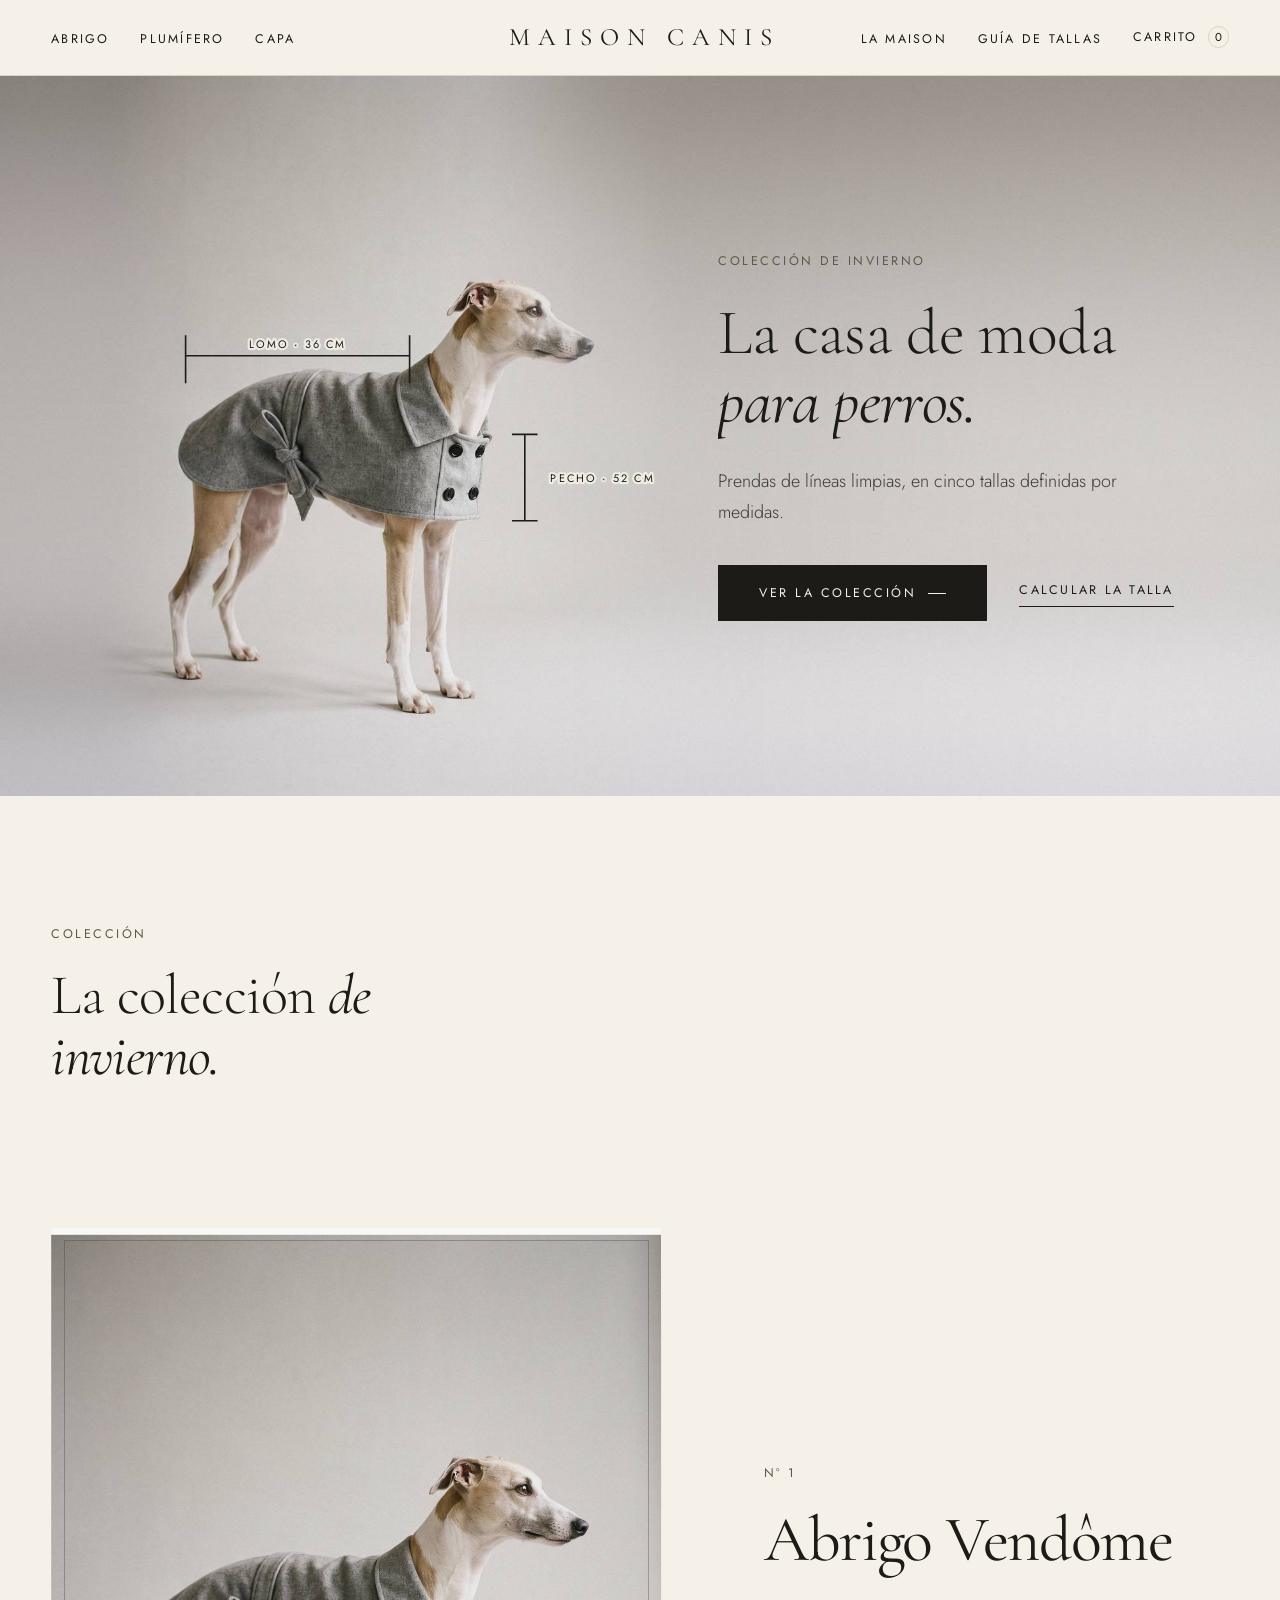
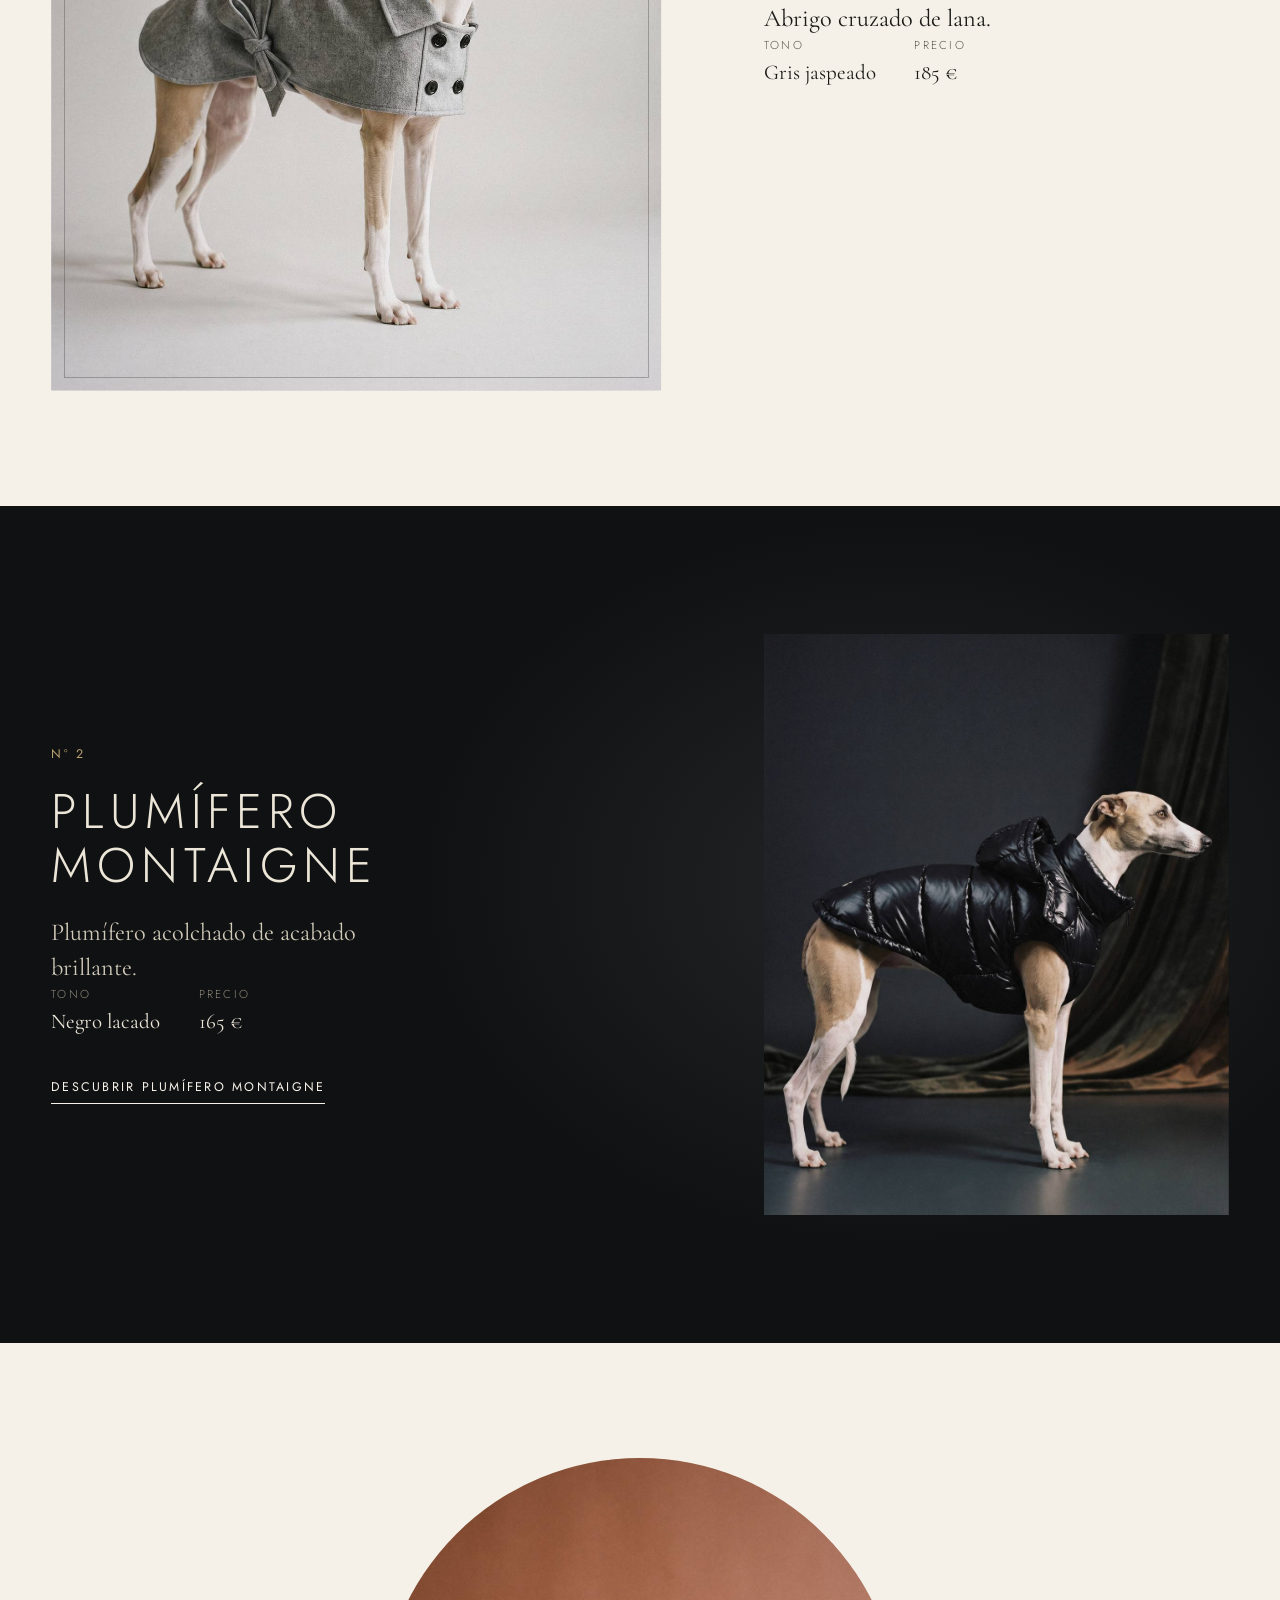
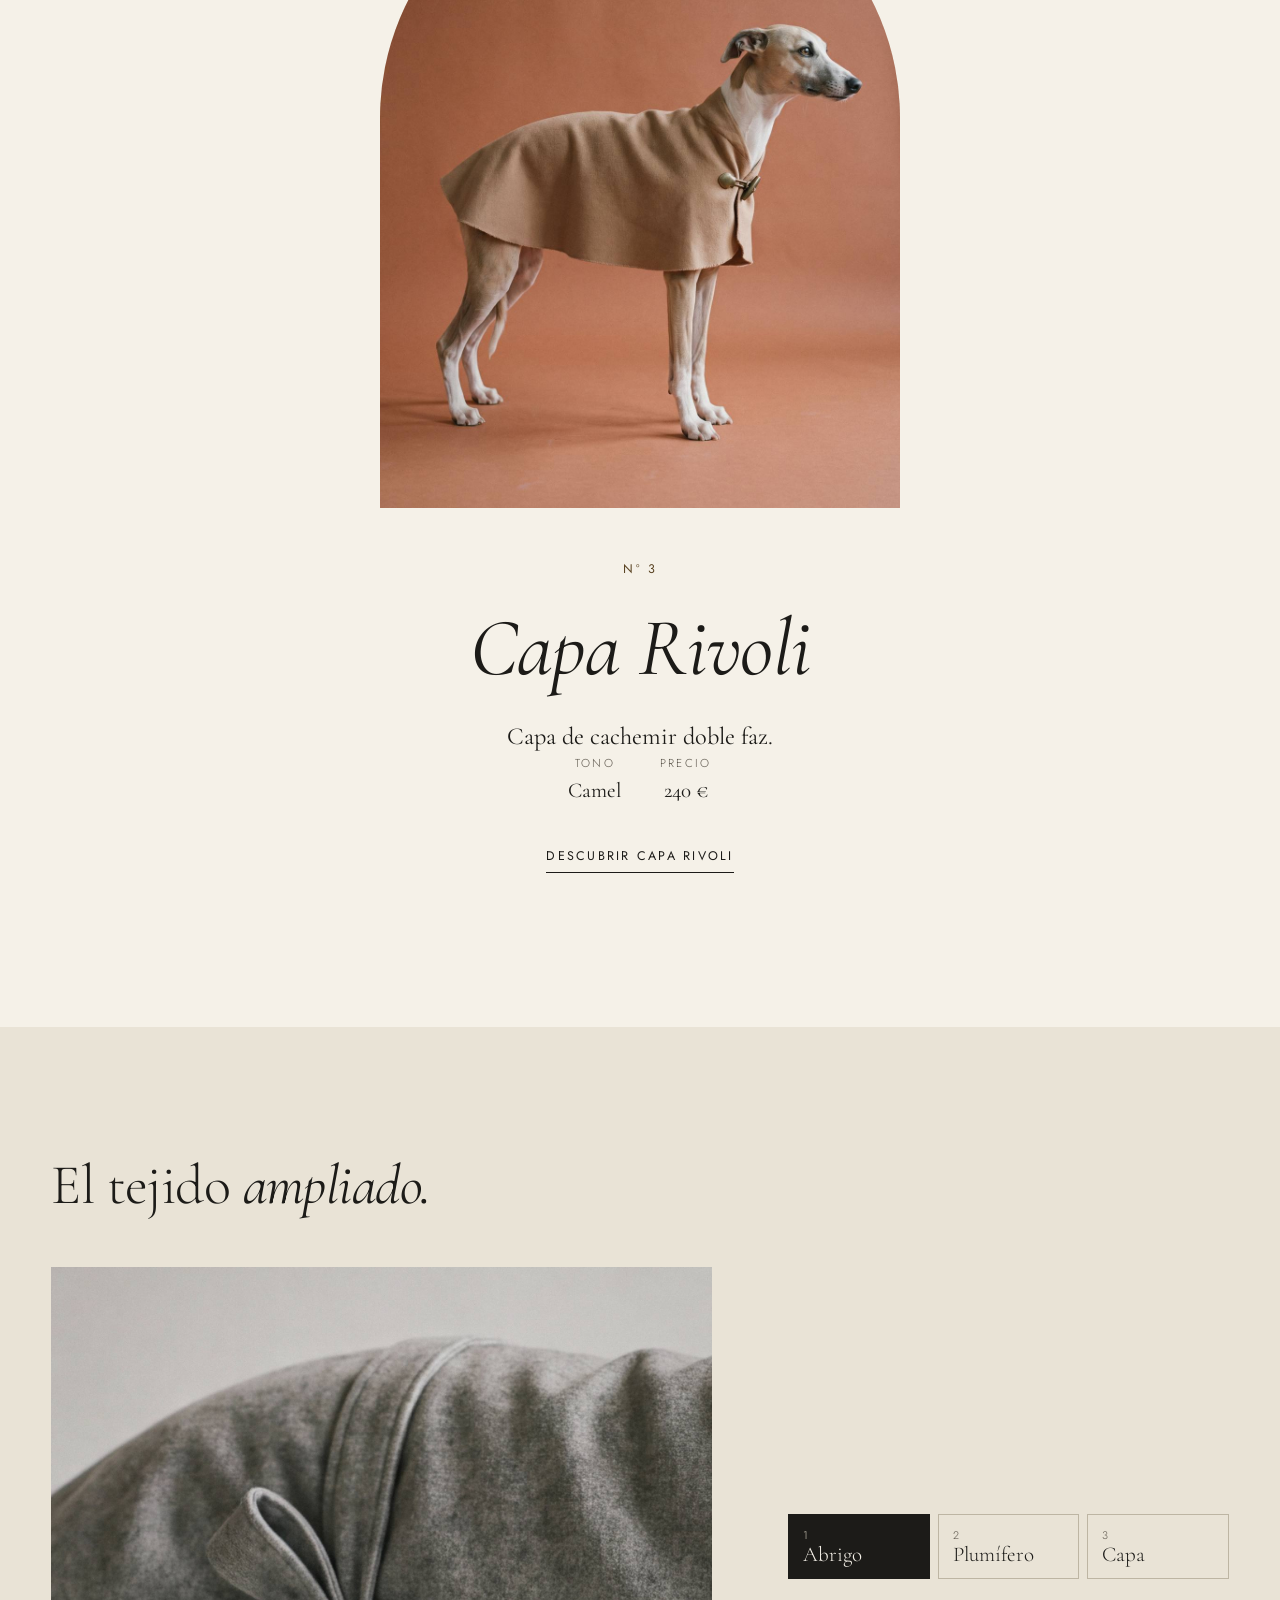
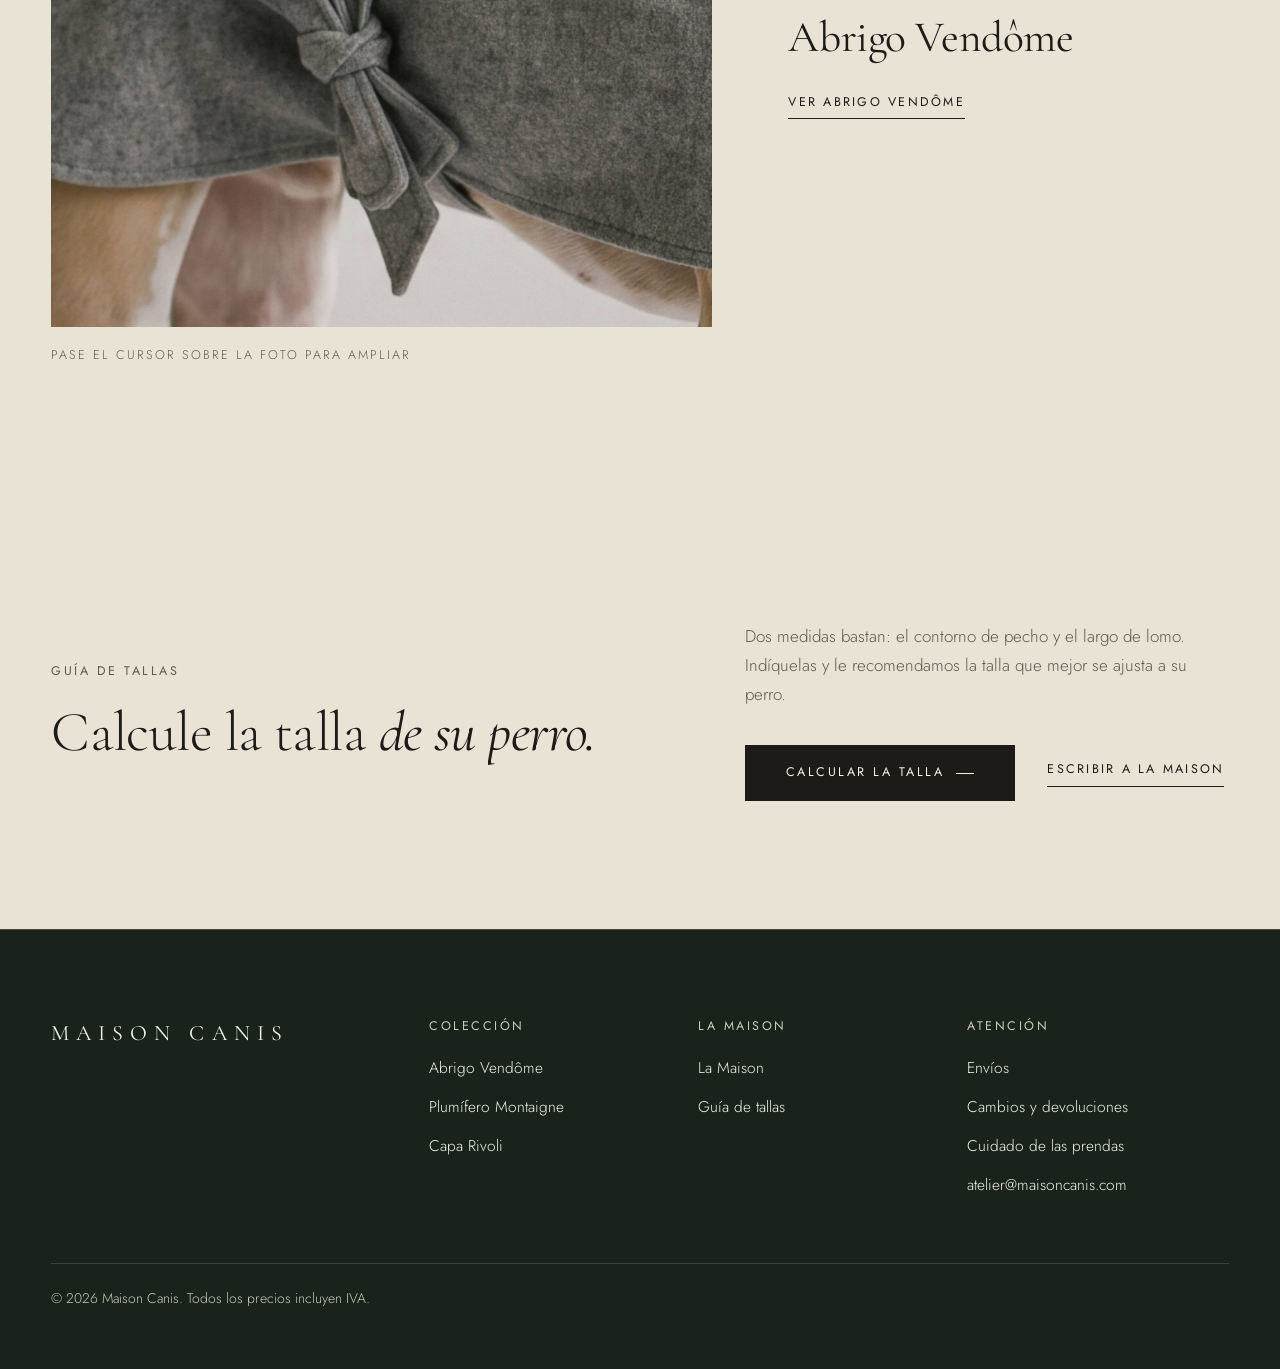
<file: index.html>
<!doctype html>
<html lang="es">
<head>
  <meta charset="utf-8">
  <meta name="viewport" content="width=device-width, initial-scale=1">
  <title>Maison Canis · Moda para perros</title>
  <meta name="description" content="Maison Canis, casa de moda para perros: abrigo cruzado, plumífero y capa para la temporada de invierno.">
  <meta name="theme-color" content="#f5f1e8">
  <link rel="preload" as="image" href="images/hero-inicio.jpg" media="(min-width: 641px)" fetchpriority="high">
  <link rel="preload" as="image" href="images/hero-inicio-movil.jpg" media="(max-width: 640px)" fetchpriority="high">
  <script>try{if(!sessionStorage.getItem("mc.intro")){document.documentElement.classList.add("intro");sessionStorage.setItem("mc.intro","1")}}catch(e){}</script>
  <link rel="icon" href="assets/favicon.svg" type="image/svg+xml">
  <link rel="preload" as="font" type="font/woff2" crossorigin href="fonts/cormorant-garamond-latin-300-normal.woff2">
  <link rel="preload" as="font" type="font/woff2" crossorigin href="fonts/cormorant-garamond-latin-400-italic.woff2">
  <link rel="preload" as="font" type="font/woff2" crossorigin href="fonts/jost-latin-300-normal.woff2">
  <link rel="stylesheet" href="css/styles.css">
</head>
<body>
  <div class="intro-curtain" aria-hidden="true"><svg class="mono" viewBox="0 0 64 64" focusable="false"><circle cx="32" cy="32" r="30"/><text x="32" y="40" text-anchor="middle">MC</text></svg><span>Maison Canis</span></div>
  <a class="skip" href="#main">Saltar al contenido</a>
  <header class="site-header" id="site-header"></header>

  <main id="main">
    <section class="hero" aria-labelledby="hero-title">
      <div class="hero-stage">
        <picture class="hero-pic">
          <source media="(max-width: 640px)" srcset="images/hero-inicio-movil.jpg" width="1200" height="1500">
          <img src="images/hero-inicio.jpg" width="2000" height="1125" fetchpriority="high" decoding="async" alt="Un galgo whippet con el abrigo cruzado Vendôme de lana gris, de perfil sobre un fondo liso de estudio">
        </picture>
        <svg class="cotas cotas-d" viewBox="0 0 2000 1125" preserveAspectRatio="xMinYMid slice" aria-hidden="true" focusable="false">
          <g class="cota">
            <path pathLength="1" d="M290 480V405M640 480V405M290 437H640"/>
            <text x="465" y="425" text-anchor="middle">Lomo · 36 cm</text>
          </g>
          <g class="cota cota-2">
            <path pathLength="1" d="M800 560H840M800 695H840M820 560V695"/>
            <text x="860" y="635">Pecho · 52 cm</text>
          </g>
        </svg>
        <svg class="cotas cotas-m" viewBox="0 0 1200 1500" preserveAspectRatio="xMidYMid slice" aria-hidden="true" focusable="false">
          <g class="cota">
            <path pathLength="1" d="M190 730V560M700 620V560M190 560H700"/>
            <text x="445" y="545" text-anchor="middle">Lomo · 36 cm</text>
          </g>
          <g class="cota cota-2">
            <path pathLength="1" d="M870 745H920M870 925H920M895 745V925"/>
            <text x="945" y="835" transform="rotate(90 945 835)" text-anchor="middle">Pecho · 52 cm</text>
          </g>
        </svg>
      </div>
      <div class="hero-copy">
        <p class="eyebrow">Colección de invierno</p>
        <h1 id="hero-title">La casa de moda <em>para perros.</em></h1>
        <p class="hero-lede">Prendas de líneas limpias, en cinco tallas definidas por medidas.</p>
        <div class="hero-actions">
          <a class="btn" href="#coleccion">Ver la colección</a>
          <a class="text-link" href="guia-de-tallas.html#calculadora">Calcular la talla</a>
        </div>
      </div>
    </section>

    <section class="stage" id="coleccion" aria-labelledby="coleccion-title">
      <div class="container">
        <div class="section-head reveal">
          <div>
            <p class="eyebrow">Colección</p>
            <h2 id="coleccion-title" class="mt-20">La colección <em>de invierno.</em></h2>
          </div>
        </div>
      </div>
      <div id="scenes"></div>
    </section>

    <section class="section bg-stone tejido" id="tejido" aria-labelledby="tejido-title">
      <div class="container">
        <div class="section-head reveal">
          <h2 id="tejido-title">El tejido <em>ampliado.</em></h2>
        </div>
        <div class="lupa-viewer reveal" id="lupa-home" data-detail="vendome">
          <div>
            <div class="lupa-stage" tabindex="0" role="group" aria-label="Foto de detalle ampliable. Use las flechas del teclado para mover la lupa.">
              <img class="lupa-img" src="images/vendome-zoom.jpg" width="1600" height="1600" loading="lazy" decoding="async" alt="Lana gris jaspeada del abrigo Vendôme">
              <span class="lupa-lens" aria-hidden="true"></span>
            </div>
            <p class="lupa-hint" aria-hidden="true"></p>
          </div>
          <div>
            <div class="lupa-tabs" role="group" aria-label="Elegir prenda"></div>
            <h3 class="lupa-name"></h3>
            <a class="text-link lupa-link" href="vendome.html"></a>
          </div>
        </div>
      </div>
    </section>

    <section class="section atelier-cta" aria-labelledby="atelier-title">
      <div class="container">
        <div class="atelier-grid">
          <div class="reveal">
            <p class="eyebrow">Guía de tallas</p>
            <h2 id="atelier-title" class="mt-20">Calcule la talla <em>de su perro.</em></h2>
          </div>
          <div class="reveal">
            <p class="muted">Dos medidas bastan: el contorno de pecho y el largo de lomo. Indíquelas y le recomendamos la talla que mejor se ajusta a su perro.</p>
            <div class="atelier-actions">
              <a class="btn" href="guia-de-tallas.html#calculadora">Calcular la talla</a>
              <a class="text-link" href="mailto:atelier@maisoncanis.com">Escribir a la Maison</a>
            </div>
          </div>
        </div>
      </div>
    </section>

  </main>

  <footer class="site-footer" id="site-footer"></footer>

  <script defer src="js/data.js"></script>
  <script defer src="js/cart.js"></script>
  <script defer src="js/ui.js"></script>
  <script defer src="js/home.js"></script>
  <script defer src="js/vendor/lenis.min.js"></script>
  <script defer src="js/lupa.js"></script>
  <script defer src="js/fx.js"></script>
</body>
</html>
</file>
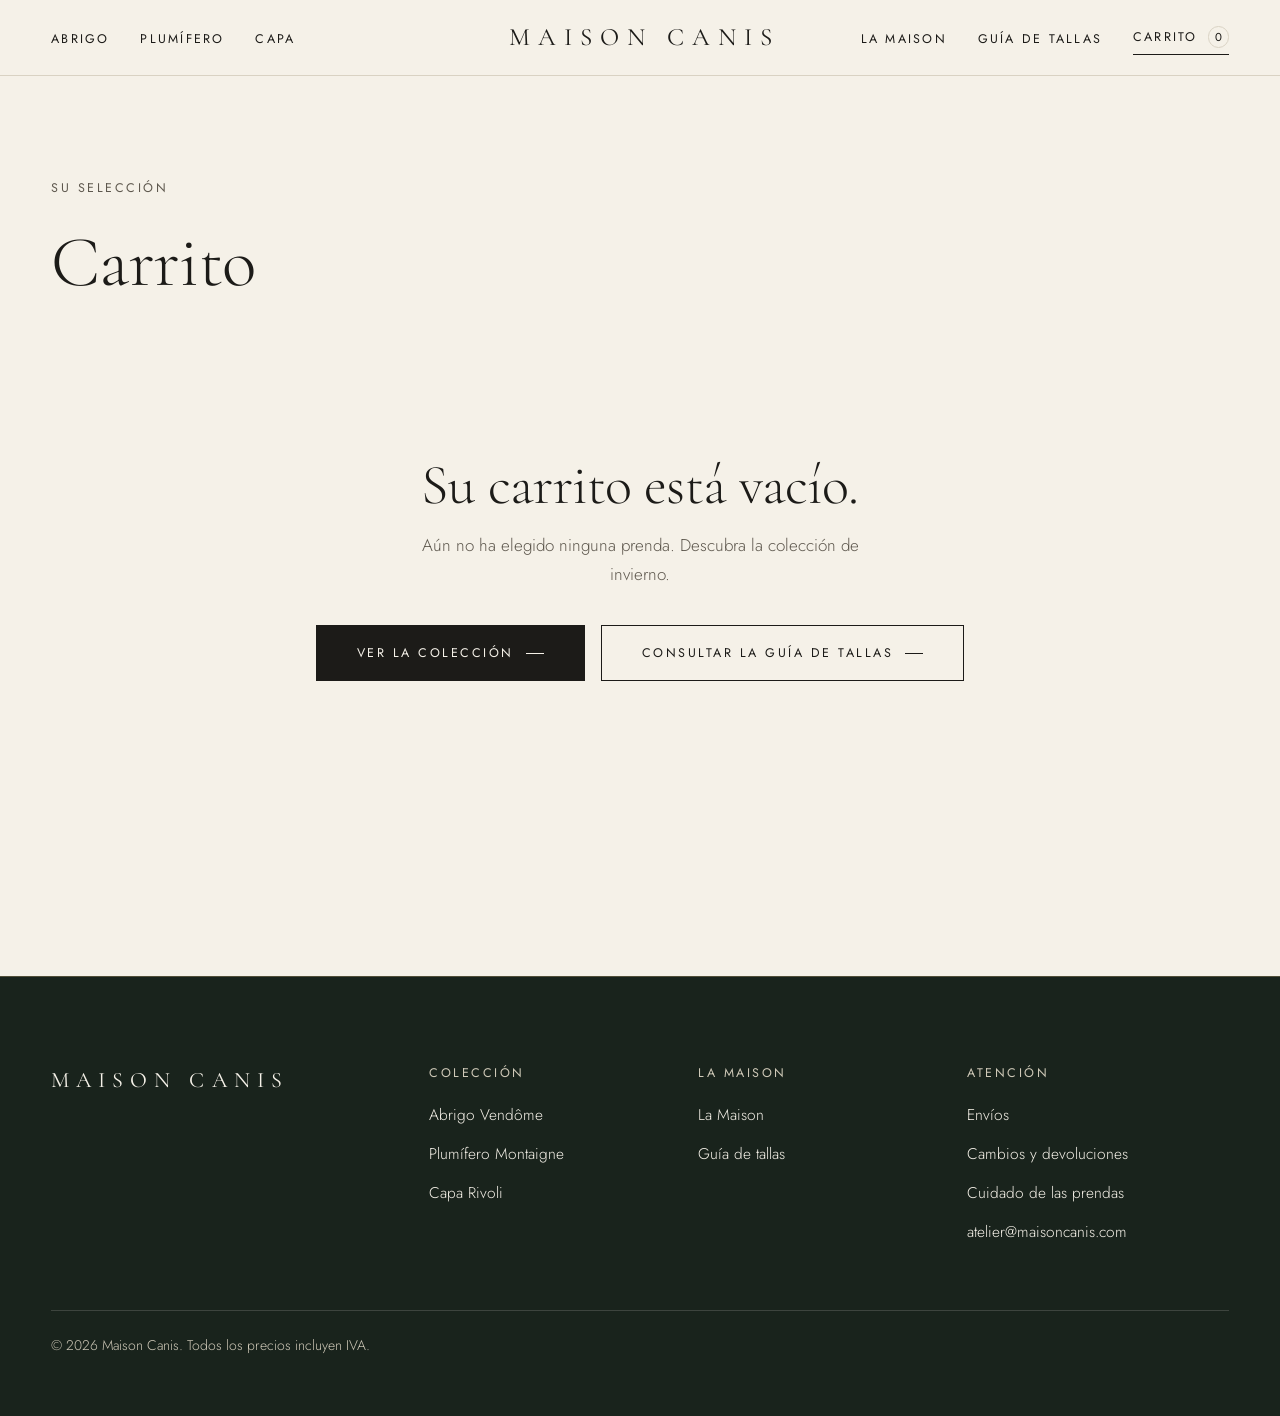
<file: carrito.html>
<!doctype html>
<html lang="es">
<head>
  <meta charset="utf-8">
  <meta name="viewport" content="width=device-width, initial-scale=1">
  <title>Su carrito · Maison Canis</title>
  <meta name="description" content="Revise las prendas de su carrito de Maison Canis, cambie la talla o la cantidad y continúe con el pedido.">
  <meta name="robots" content="noindex">
  <meta name="theme-color" content="#f5f1e8">
  <link rel="icon" href="assets/favicon.svg" type="image/svg+xml">
  <link rel="preload" as="font" type="font/woff2" crossorigin href="fonts/cormorant-garamond-latin-300-normal.woff2">
  <link rel="preload" as="font" type="font/woff2" crossorigin href="fonts/cormorant-garamond-latin-400-italic.woff2">
  <link rel="preload" as="font" type="font/woff2" crossorigin href="fonts/jost-latin-300-normal.woff2">
  <link rel="stylesheet" href="css/styles.css">
</head>
<body>
  <a class="skip" href="#main">Saltar al contenido</a>
  <header class="site-header" id="site-header"></header>

  <main id="main">
    <section class="page-head container pb-s">
      <p class="eyebrow">Su selección</p>
      <h1 class="h-xl">Carrito</h1>
    </section>
    <div class="container" id="cart-root"><noscript><p class="noscript-note">Esta página necesita JavaScript para mostrar el carrito.</p></noscript></div>
  </main>

  <footer class="site-footer" id="site-footer"></footer>
  <script defer src="js/data.js"></script>
  <script defer src="js/cart.js"></script>
  <script defer src="js/ui.js"></script>
  <script defer src="js/cart-page.js"></script>
  <script defer src="js/vendor/lenis.min.js"></script>
  <script defer src="js/fx.js"></script>
</body>
</html>
</file>
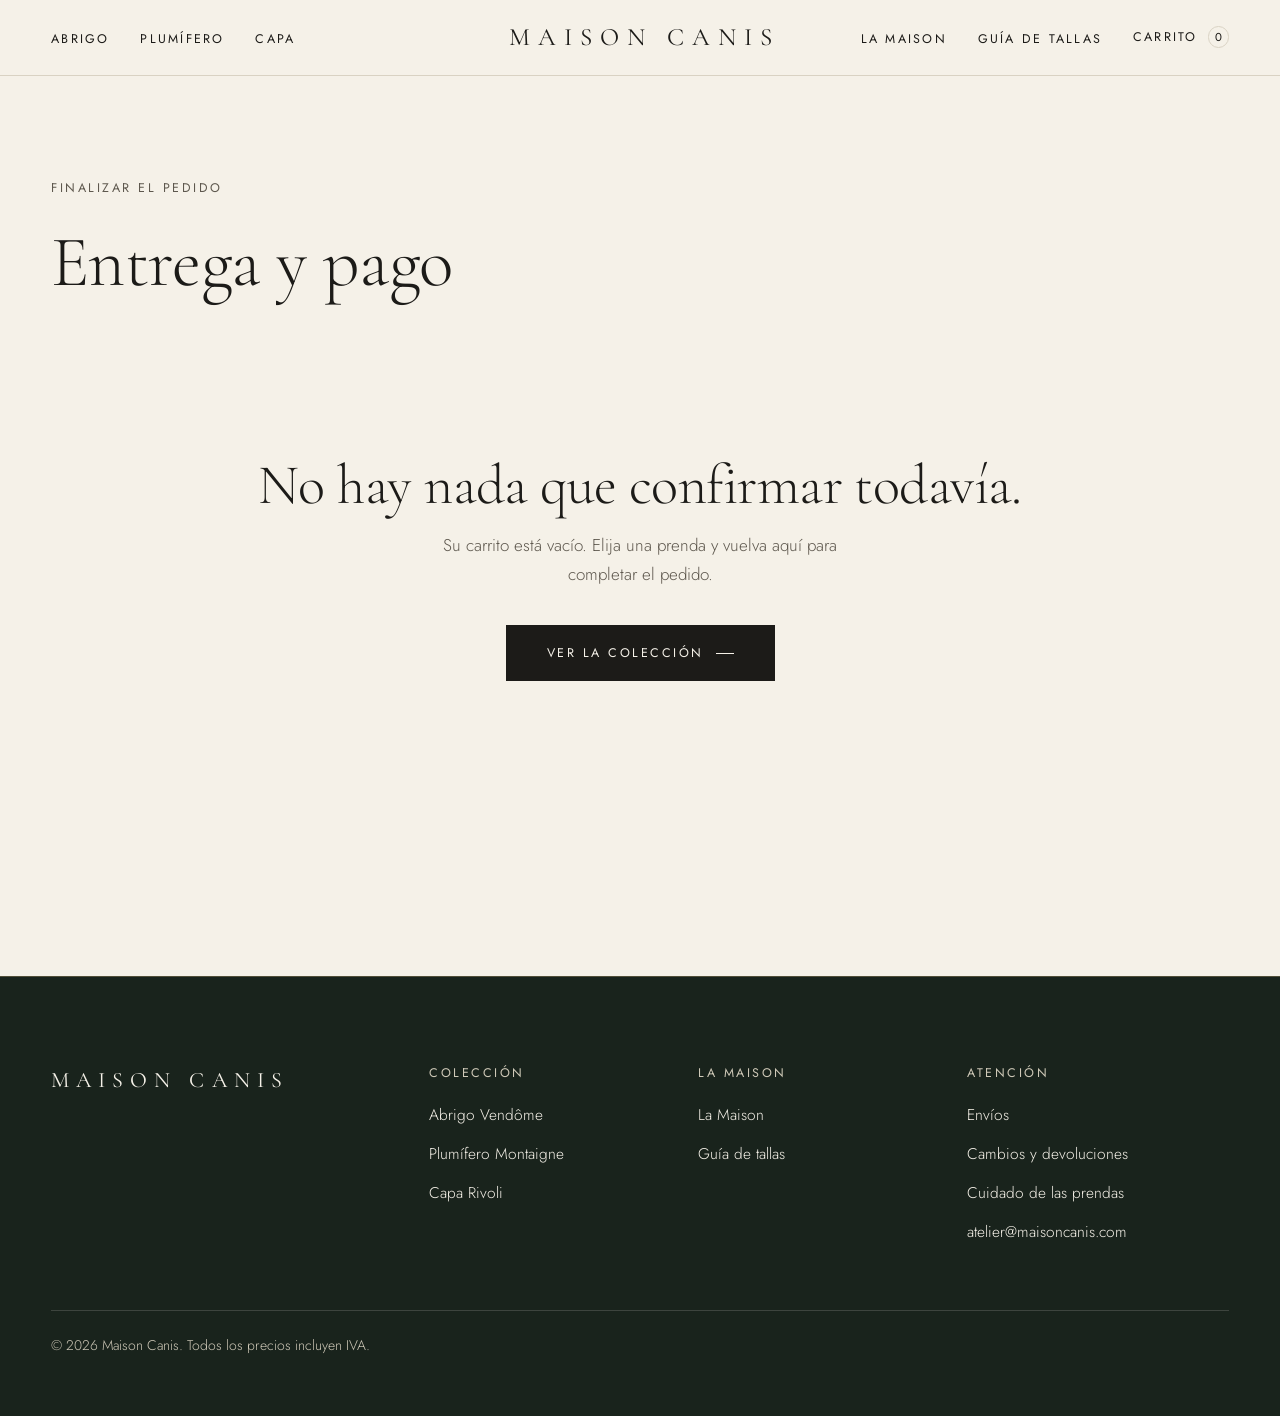
<file: checkout.html>
<!doctype html>
<html lang="es">
<head>
  <meta charset="utf-8">
  <meta name="viewport" content="width=device-width, initial-scale=1">
  <title>Finalizar el pedido · Maison Canis</title>
  <meta name="description" content="Datos de entrega, envío y pago simulado para completar su pedido en Maison Canis.">
  <meta name="robots" content="noindex">
  <meta name="theme-color" content="#f5f1e8">
  <link rel="icon" href="assets/favicon.svg" type="image/svg+xml">
  <link rel="preload" as="font" type="font/woff2" crossorigin href="fonts/cormorant-garamond-latin-300-normal.woff2">
  <link rel="preload" as="font" type="font/woff2" crossorigin href="fonts/cormorant-garamond-latin-400-italic.woff2">
  <link rel="preload" as="font" type="font/woff2" crossorigin href="fonts/jost-latin-300-normal.woff2">
  <link rel="stylesheet" href="css/styles.css">
</head>
<body>
  <a class="skip" href="#main">Saltar al contenido</a>
  <header class="site-header" id="site-header"></header>

  <main id="main">
    <section class="page-head container pb-s">
      <p class="eyebrow">Finalizar el pedido</p>
      <h1 class="h-xl">Entrega y pago</h1>
    </section>

    <div class="container" id="checkout-empty" hidden>
      <div class="empty">
        <h2>No hay nada que confirmar todavía.</h2>
        <p>Su carrito está vacío. Elija una prenda y vuelva aquí para completar el pedido.</p>
        <div class="actions"><a class="btn" href="index.html#coleccion">Ver la colección</a></div>
      </div>
    </div>

    <div class="container checkout-layout" id="checkout-main">
      <form id="checkout-form" novalidate aria-label="Datos del pedido">
        <div class="error-summary" id="error-summary" role="alert" tabindex="-1" hidden>
          <h2>Revise estos campos</h2>
          <ul id="error-list"></ul>
        </div>

        <section class="form-block" aria-labelledby="h-contacto">
          <h2 id="h-contacto">Contacto</h2>
          <div class="field"><label for="email">Correo electrónico</label><input class="input" id="email" name="email" type="email" autocomplete="email" required></div>
          <div class="field"><label for="phone">Teléfono <span class="opt">(para el transportista)</span></label><input class="input" id="phone" name="phone" type="tel" autocomplete="tel" required></div>
        </section>

        <section class="form-block" aria-labelledby="h-entrega">
          <h2 id="h-entrega">Dirección de entrega</h2>
          <div class="row-2">
            <div class="field"><label for="firstName">Nombre</label><input class="input" id="firstName" name="firstName" type="text" autocomplete="given-name" required></div>
            <div class="field"><label for="lastName">Apellidos</label><input class="input" id="lastName" name="lastName" type="text" autocomplete="family-name" required></div>
          </div>
          <div class="field"><label for="address">Dirección</label><input class="input" id="address" name="address" type="text" autocomplete="street-address" required></div>
          <div class="row-2">
            <div class="field"><label for="postal">Código postal</label><input class="input" id="postal" name="postal" type="text" inputmode="numeric" autocomplete="postal-code" required></div>
            <div class="field"><label for="city">Ciudad</label><input class="input" id="city" name="city" type="text" autocomplete="address-level2" required></div>
          </div>
          <div class="field"><label for="country">País</label><select class="input" id="country" name="country" autocomplete="country-name" required></select></div>
        </section>

        <section class="form-block" aria-labelledby="h-envio">
          <h2 id="h-envio">Método de envío</h2>
          <div id="shipping-options"></div>
        </section>

        <section class="form-block" aria-labelledby="h-pago">
          <h2 id="h-pago">Pago</h2>
          <p class="demo-note">Pago simulado: no se realiza ningún cargo, no se guarda ningún dato de la tarjeta y no se envía ningún correo. Sirve cualquier número de tarjeta de entre 13 y 19 dígitos.</p>
          <div class="field"><label for="cardName">Titular de la tarjeta</label><input class="input" id="cardName" name="cardName" type="text" autocomplete="cc-name" required></div>
          <div class="field"><label for="cardNumber">Número de tarjeta</label><input class="input" id="cardNumber" name="cardNumber" type="text" inputmode="numeric" autocomplete="cc-number" placeholder="0000 0000 0000 0000" maxlength="23" required></div>
          <div class="row-2">
            <div class="field"><label for="cardExp">Caducidad</label><input class="input" id="cardExp" name="cardExp" type="text" inputmode="numeric" autocomplete="cc-exp" placeholder="MM/AA" maxlength="5" required></div>
            <div class="field"><label for="cardCvc">Código de seguridad</label><input class="input" id="cardCvc" name="cardCvc" type="text" inputmode="numeric" autocomplete="cc-csc" placeholder="123" maxlength="4" required></div>
          </div>
        </section>

        <section class="form-block" aria-labelledby="h-cond">
          <h2 id="h-cond" class="visually-hidden">Condiciones</h2>
          <label class="check"><input type="checkbox" id="terms" name="terms" required><span>He leído y acepto las <a href="envios-y-cuidados.html#cambios" target="_blank" rel="noopener">condiciones de envío, cambios y devoluciones</a>.</span></label>
          <p class="field-error" id="terms-error" hidden>Debe aceptar las condiciones para confirmar el pedido.</p>
        </section>

        <button class="btn btn-block" type="submit" id="pay-btn">Confirmar el pedido</button>
      </form>

      <aside class="summary" aria-labelledby="sum-title">
        <h2 id="sum-title">Su pedido</h2>
        <div class="summary-items" id="sum-items"></div>
        <dl id="sum-totals"></dl>
        <a class="text-link" href="carrito.html">Modificar el carrito</a>
      </aside>
    </div>
  </main>

  <footer class="site-footer" id="site-footer"></footer>
  <script defer src="js/data.js"></script>
  <script defer src="js/cart.js"></script>
  <script defer src="js/ui.js"></script>
  <script defer src="js/checkout.js"></script>
  <script defer src="js/vendor/lenis.min.js"></script>
  <script defer src="js/fx.js"></script>
</body>
</html>
</file>
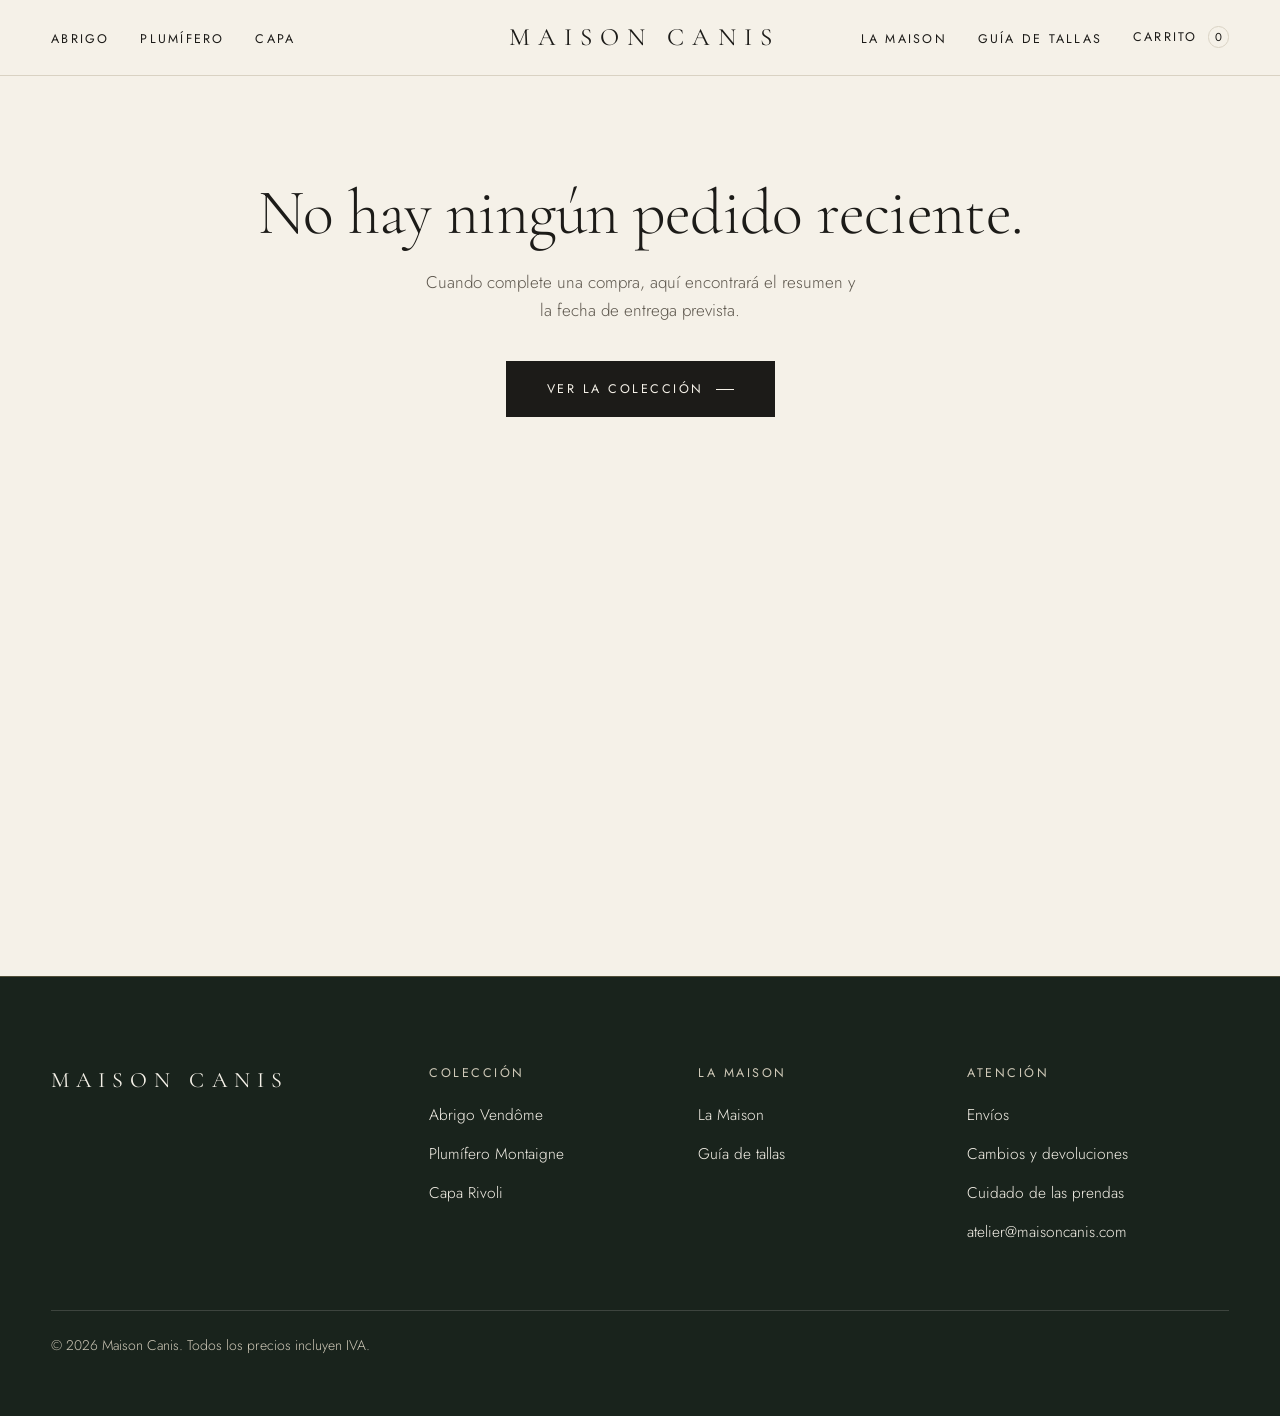
<file: confirmacion.html>
<!doctype html>
<html lang="es">
<head>
  <meta charset="utf-8">
  <meta name="viewport" content="width=device-width, initial-scale=1">
  <title>Pedido confirmado · Maison Canis</title>
  <meta name="description" content="Confirmación de su pedido en Maison Canis.">
  <meta name="robots" content="noindex">
  <meta name="theme-color" content="#f5f1e8">
  <link rel="icon" href="assets/favicon.svg" type="image/svg+xml">
  <link rel="preload" as="font" type="font/woff2" crossorigin href="fonts/cormorant-garamond-latin-300-normal.woff2">
  <link rel="preload" as="font" type="font/woff2" crossorigin href="fonts/cormorant-garamond-latin-400-italic.woff2">
  <link rel="preload" as="font" type="font/woff2" crossorigin href="fonts/jost-latin-300-normal.woff2">
  <link rel="stylesheet" href="css/styles.css">
</head>
<body>
  <a class="skip" href="#main">Saltar al contenido</a>
  <header class="site-header" id="site-header"></header>

  <main id="main">
    <div class="container" id="confirm-root"><noscript><p class="noscript-note">Esta página necesita JavaScript para mostrar el pedido.</p></noscript></div>
  </main>

  <footer class="site-footer" id="site-footer"></footer>
  <script defer src="js/data.js"></script>
  <script defer src="js/cart.js"></script>
  <script defer src="js/ui.js"></script>
  <script defer src="js/confirmation.js"></script>
  <script defer src="js/vendor/lenis.min.js"></script>
  <script defer src="js/fx.js"></script>
</body>
</html>
</file>
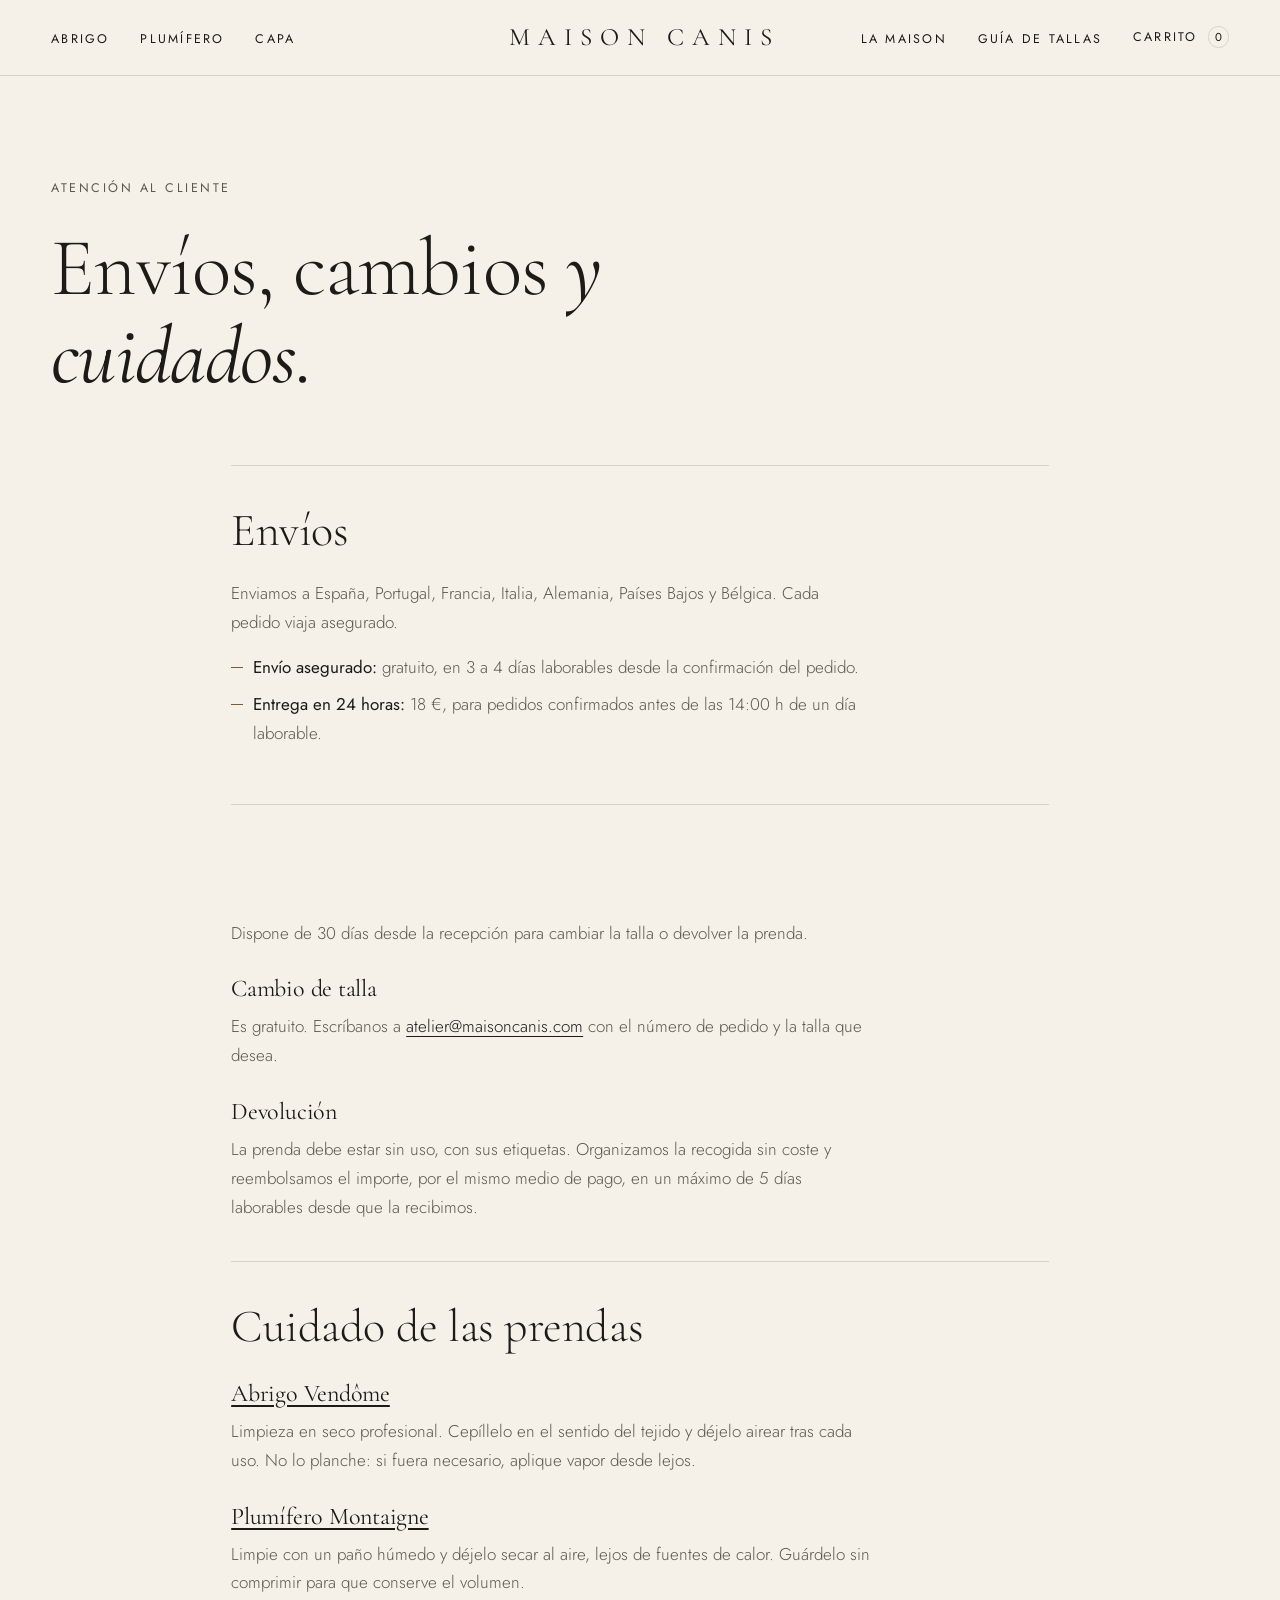
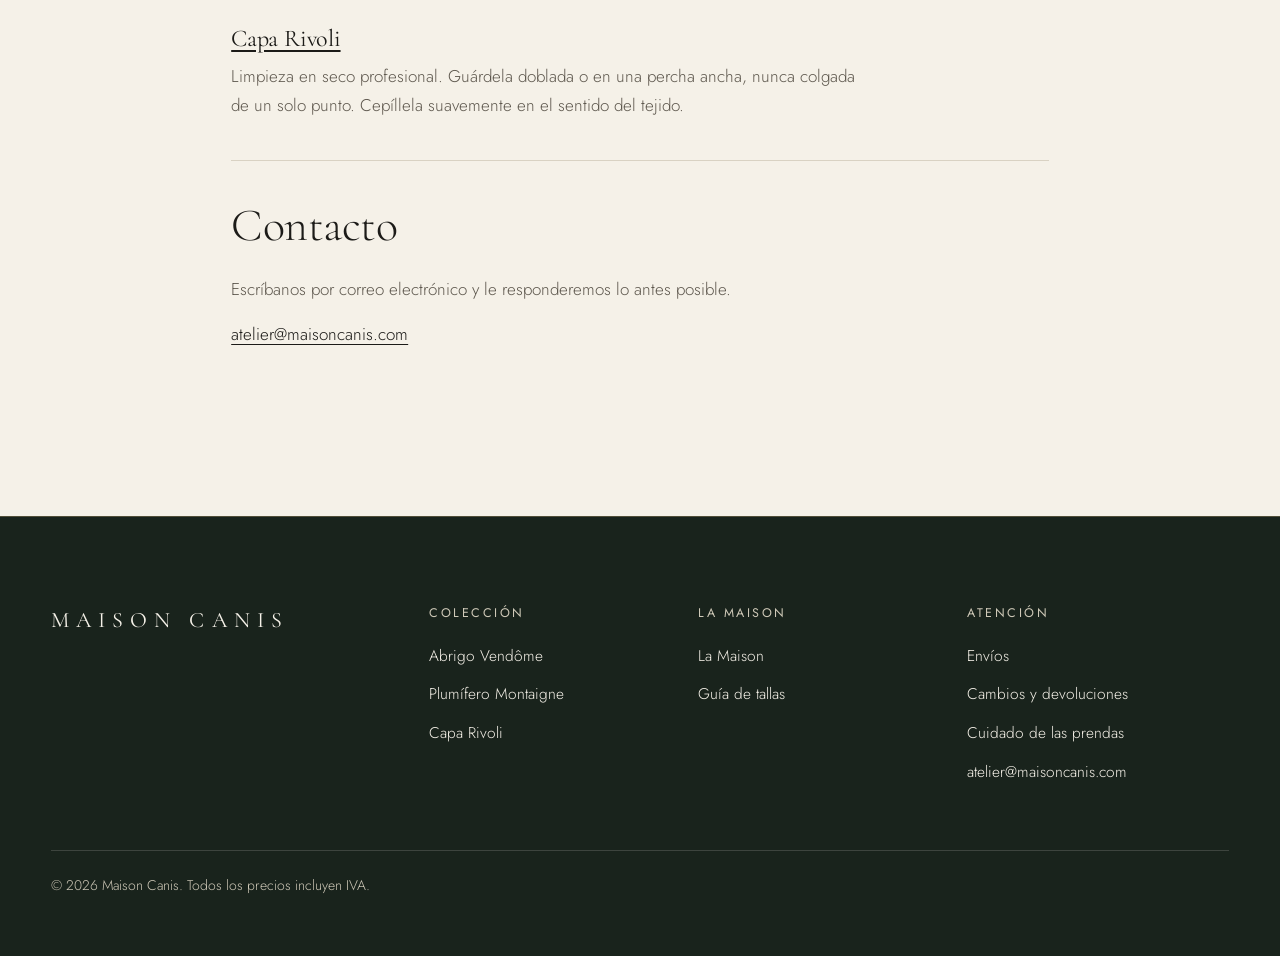
<file: envios-y-cuidados.html>
<!doctype html>
<html lang="es">
<head>
  <meta charset="utf-8">
  <meta name="viewport" content="width=device-width, initial-scale=1">
  <title>Envíos, cambios y cuidados · Maison Canis</title>
  <meta name="description" content="Condiciones de envío, cambios y devoluciones de Maison Canis y cuidado de cada prenda.">
  <meta name="theme-color" content="#f5f1e8">
  <link rel="icon" href="assets/favicon.svg" type="image/svg+xml">
  <link rel="preload" as="font" type="font/woff2" crossorigin href="fonts/cormorant-garamond-latin-300-normal.woff2">
  <link rel="preload" as="font" type="font/woff2" crossorigin href="fonts/cormorant-garamond-latin-400-italic.woff2">
  <link rel="preload" as="font" type="font/woff2" crossorigin href="fonts/jost-latin-300-normal.woff2">
  <link rel="stylesheet" href="css/styles.css">
</head>
<body>
  <a class="skip" href="#main">Saltar al contenido</a>
  <header class="site-header" id="site-header"></header>

  <main id="main">
    <section class="page-head container">
      <p class="eyebrow">Atención al cliente</p>
      <h1>Envíos, cambios <em>y cuidados.</em></h1>
      </section>

    <div class="container narrow pb-l">
      <section class="doc-section" id="envios" aria-labelledby="envios-t">
        <h2 id="envios-t">Envíos</h2>
        <p>Enviamos a España, Portugal, Francia, Italia, Alemania, Países Bajos y Bélgica. Cada pedido viaja asegurado.</p>
        <ul>
          <li><strong class="plain">Envío asegurado:</strong> gratuito, en 3 a 4 días laborables desde la confirmación del pedido.</li>
          <li><strong class="plain">Entrega en 24 horas:</strong> 18 €, para pedidos confirmados antes de las 14:00 h de un día laborable.</li>
        </ul>
        </section>

      <section class="doc-section" id="cambios" aria-labelledby="cambios-t">
        <h2 id="cambios-t">Cambios y devoluciones</h2>
        <p>Dispone de 30 días desde la recepción para cambiar la talla o devolver la prenda.</p>
        <h3>Cambio de talla</h3>
        <p>Es gratuito. Escríbanos a <a href="mailto:atelier@maisoncanis.com">atelier@maisoncanis.com</a> con el número de pedido y la talla que desea.</p>
        <h3>Devolución</h3>
        <p>La prenda debe estar sin uso, con sus etiquetas. Organizamos la recogida sin coste y reembolsamos el importe, por el mismo medio de pago, en un máximo de 5 días laborables desde que la recibimos.</p>
      </section>

      <section class="doc-section" id="cuidado" aria-labelledby="cuidado-t">
      <h2 id="cuidado-t">Cuidado de las prendas</h2>
      <h3><a href="vendome.html">Abrigo Vendôme</a></h3>
      <p>Limpieza en seco profesional. Cepíllelo en el sentido del tejido y déjelo airear tras cada uso. No lo planche: si fuera necesario, aplique vapor desde lejos.</p>
      <h3><a href="montaigne.html">Plumífero Montaigne</a></h3>
      <p>Limpie con un paño húmedo y déjelo secar al aire, lejos de fuentes de calor. Guárdelo sin comprimir para que conserve el volumen.</p>
      <h3><a href="rivoli.html">Capa Rivoli</a></h3>
      <p>Limpieza en seco profesional. Guárdela doblada o en una percha ancha, nunca colgada de un solo punto. Cepíllela suavemente en el sentido del tejido.</p>
    </section>
    <section class="doc-section" id="contacto" aria-labelledby="contacto-t">
        <h2 id="contacto-t">Contacto</h2>
        <p>Escríbanos por correo electrónico y le responderemos lo antes posible.</p>
        <p class="mt-16"><a href="mailto:atelier@maisoncanis.com">atelier@maisoncanis.com</a></p>
      </section>
    </div>
  </main>

  <footer class="site-footer" id="site-footer"></footer>
  <script defer src="js/data.js"></script>
  <script defer src="js/cart.js"></script>
  <script defer src="js/ui.js"></script>
  <script defer src="js/vendor/lenis.min.js"></script>
  <script defer src="js/fx.js"></script>
</body>
</html>
</file>
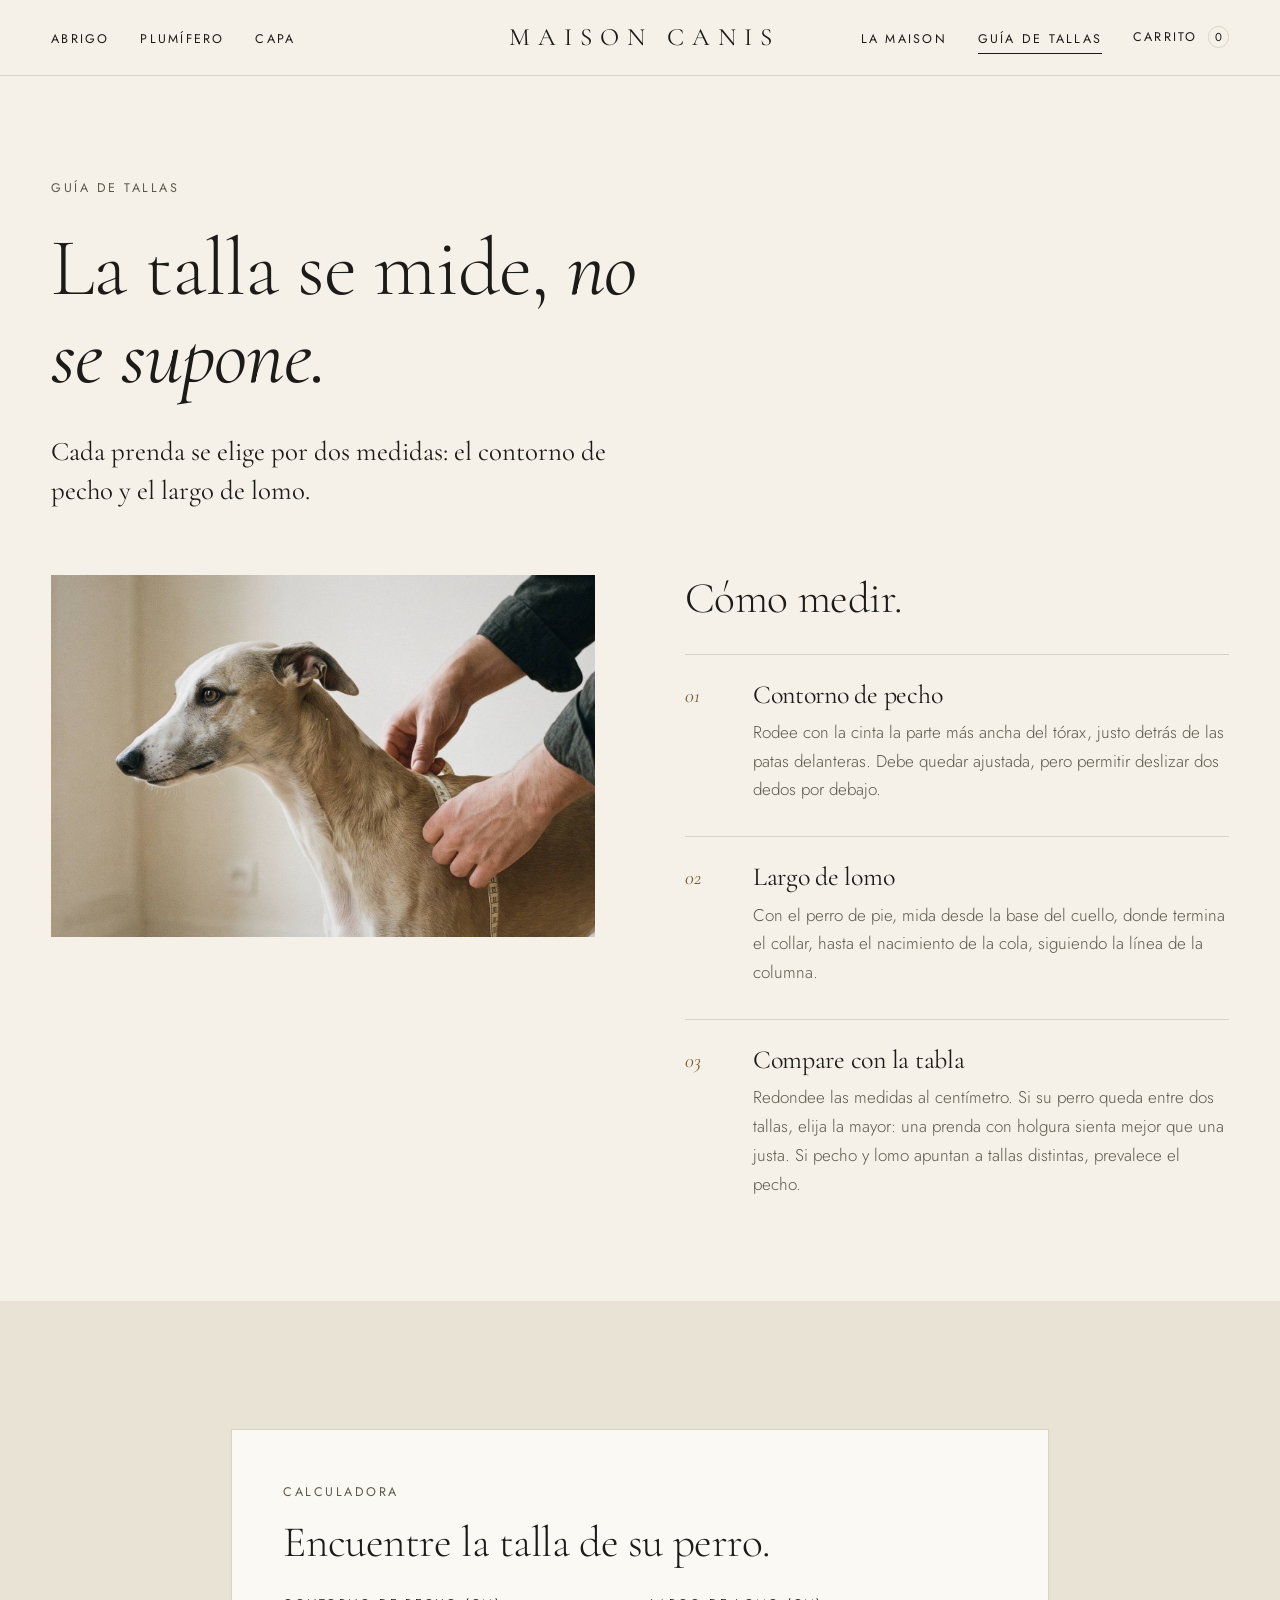
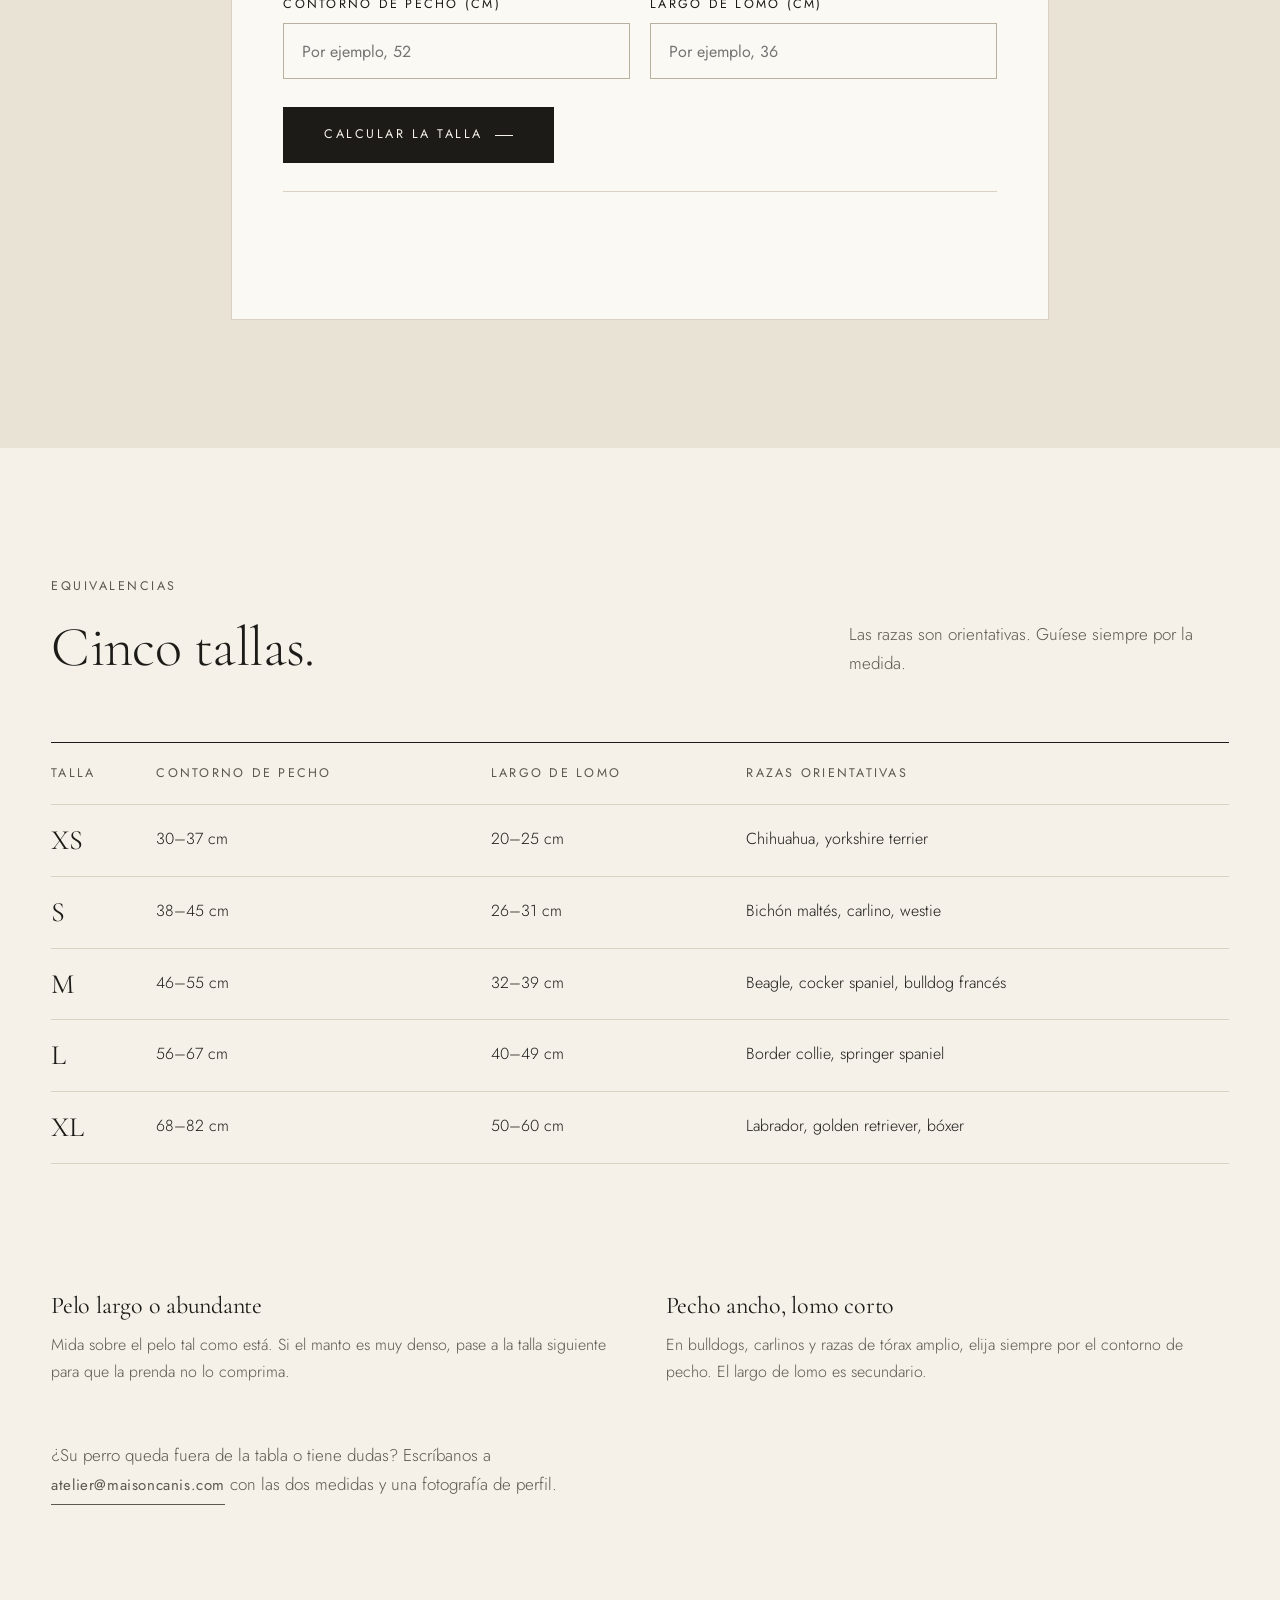
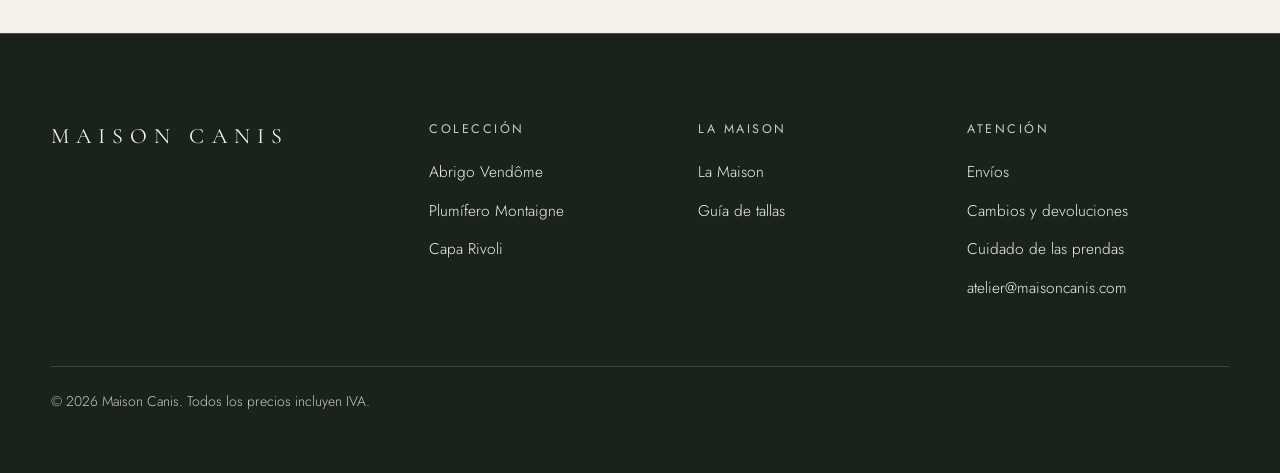
<file: guia-de-tallas.html>
<!doctype html>
<html lang="es">
<head>
  <meta charset="utf-8">
  <meta name="viewport" content="width=device-width, initial-scale=1">
  <title>Guía de tallas · Maison Canis</title>
  <meta name="description" content="Cómo medir a su perro y elegir talla en Maison Canis: contorno de pecho y largo de lomo, con calculadora y tabla de equivalencias.">
  <meta name="theme-color" content="#f5f1e8">
  <link rel="icon" href="assets/favicon.svg" type="image/svg+xml">
  <link rel="preload" as="font" type="font/woff2" crossorigin href="fonts/cormorant-garamond-latin-300-normal.woff2">
  <link rel="preload" as="font" type="font/woff2" crossorigin href="fonts/cormorant-garamond-latin-400-italic.woff2">
  <link rel="preload" as="font" type="font/woff2" crossorigin href="fonts/jost-latin-300-normal.woff2">
  <link rel="stylesheet" href="css/styles.css">
</head>
<body>
  <a class="skip" href="#main">Saltar al contenido</a>
  <header class="site-header" id="site-header"></header>

  <main id="main">
    <section class="page-head container">
      <p class="eyebrow">Guía de tallas</p>
      <h1>La talla se mide, <em>no se supone.</em></h1>
      <p class="lead">Cada prenda se elige por dos medidas: el contorno de pecho y el largo de lomo.</p>
    </section>

    <section class="container pb-m" aria-labelledby="medir">
      <div class="split align-start">
        <div class="frame ratio-3-2"><img src="images/guia-medicion.jpg" width="1500" height="1000" alt="Detalle de un galgo whippet mientras se le toma la medida con una cinta métrica entre la cruz y el pecho"></div>
        <div>
          <h2 id="medir" class="h-md mb-32">Cómo medir.</h2>
          <div class="steps">
            <div class="step"><div><h3>Contorno de pecho</h3><p>Rodee con la cinta la parte más ancha del tórax, justo detrás de las patas delanteras. Debe quedar ajustada, pero permitir deslizar dos dedos por debajo.</p></div></div>
            <div class="step"><div><h3>Largo de lomo</h3><p>Con el perro de pie, mida desde la base del cuello, donde termina el collar, hasta el nacimiento de la cola, siguiendo la línea de la columna.</p></div></div>
            <div class="step"><div><h3>Compare con la tabla</h3><p>Redondee las medidas al centímetro. Si su perro queda entre dos tallas, elija la mayor: una prenda con holgura sienta mejor que una justa. Si pecho y lomo apuntan a tallas distintas, prevalece el pecho.</p></div></div>
          </div>
        </div>
      </div>
    </section>

    <section class="section bg-stone" id="calculadora" aria-labelledby="calc-title">
      <div class="container narrow">
        <div class="calc">
          <p class="eyebrow">Calculadora</p>
          <h2 id="calc-title" class="h-md mt-16">Encuentre la talla de su perro.</h2>
          <form id="calc-form" novalidate>
            <div class="calc-grid">
              <div class="field flush">
                <label for="chest">Contorno de pecho (cm)</label>
                <input class="input" id="chest" name="chest" type="text" inputmode="decimal" autocomplete="off" placeholder="Por ejemplo, 52" aria-describedby="calc-result">
              </div>
              <div class="field flush">
                <label for="back">Largo de lomo (cm)</label>
                <input class="input" id="back" name="back" type="text" inputmode="decimal" autocomplete="off" placeholder="Por ejemplo, 36" aria-describedby="calc-result">
              </div>
            </div>
            <button class="btn" type="submit">Calcular la talla</button>
          </form>
          <div class="result" id="calc-result" role="status" aria-live="polite"></div>
        </div>
      </div>
    </section>

    <section class="section" aria-labelledby="tabla-title">
      <div class="container">
        <div class="section-head">
          <div><p class="eyebrow">Equivalencias</p><h2 id="tabla-title" class="mt-20">Cinco tallas.</h2></div>
          <p>Las razas son orientativas. Guíese siempre por la medida.</p>
        </div>
        <div class="table-wrap">
          <table id="size-table">
            <caption class="visually-hidden">Tallas de Maison Canis según contorno de pecho y largo de lomo, en centímetros</caption>
            <thead><tr><th scope="col">Talla</th><th scope="col">Contorno de pecho</th><th scope="col">Largo de lomo</th><th scope="col">Razas orientativas</th></tr></thead>
            <tbody></tbody>
          </table>
        </div>
      </div>
    </section>

    <section class="section pt-0" aria-labelledby="notas-title">
      <div class="container">
        <h2 id="notas-title" class="visually-hidden">Casos particulares</h2>
        <div class="notes">
          <div><h3>Pelo largo o abundante</h3><p>Mida sobre el pelo tal como está. Si el manto es muy denso, pase a la talla siguiente para que la prenda no lo comprima.</p></div>
          <div><h3>Pecho ancho, lomo corto</h3><p>En bulldogs, carlinos y razas de tórax amplio, elija siempre por el contorno de pecho. El largo de lomo es secundario.</p></div>
        </div>
        <p class="muted note-foot">¿Su perro queda fuera de la tabla o tiene dudas? Escríbanos a <a class="text-link mail" href="mailto:atelier@maisoncanis.com">atelier@maisoncanis.com</a> con las dos medidas y una fotografía de perfil.</p>
      </div>
    </section>
  </main>

  <footer class="site-footer" id="site-footer"></footer>
  <script defer src="js/data.js"></script>
  <script defer src="js/cart.js"></script>
  <script defer src="js/ui.js"></script>
  <script defer src="js/size.js"></script>
  <script defer src="js/vendor/lenis.min.js"></script>
  <script defer src="js/fx.js"></script>
</body>
</html>
</file>
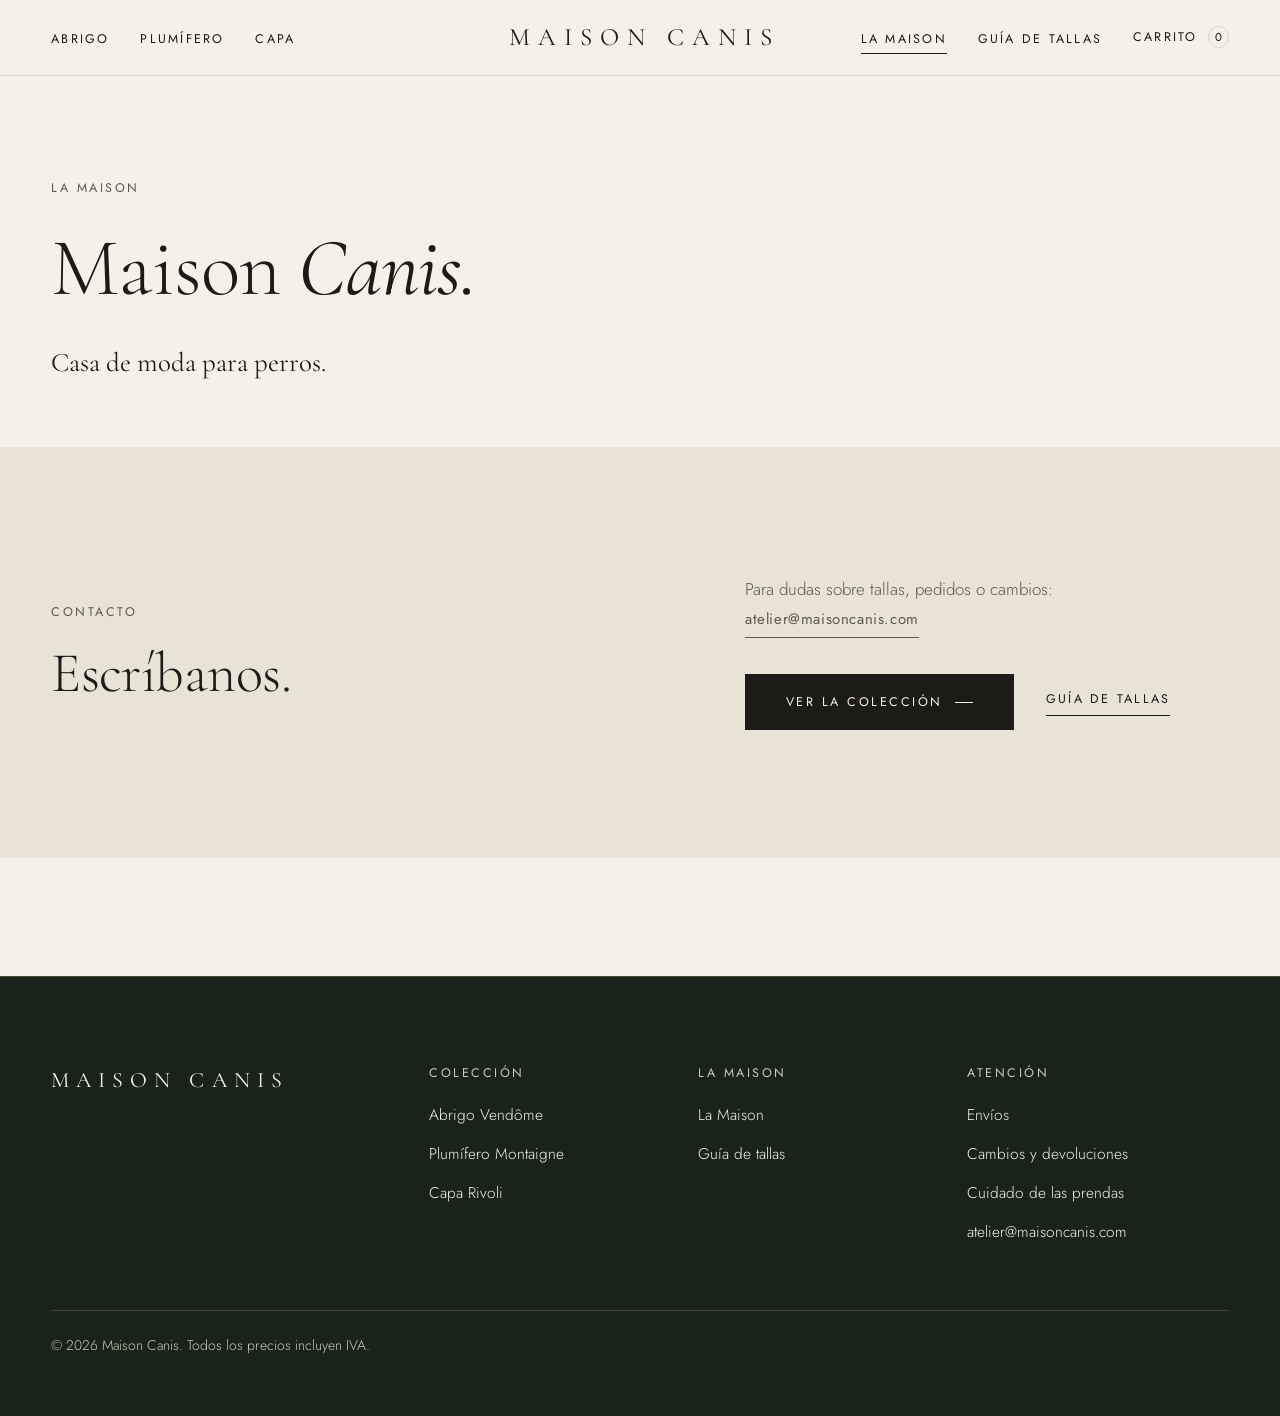
<file: la-maison.html>
<!doctype html>
<html lang="es">
<head>
  <meta charset="utf-8">
  <meta name="viewport" content="width=device-width, initial-scale=1">
  <title>La Maison · Maison Canis</title>
  <meta name="description" content="Maison Canis, casa de moda para perros. Contacto.">
  <meta name="theme-color" content="#f5f1e8">
  <link rel="icon" href="assets/favicon.svg" type="image/svg+xml">
  <link rel="preload" as="font" type="font/woff2" crossorigin href="fonts/cormorant-garamond-latin-300-normal.woff2">
  <link rel="preload" as="font" type="font/woff2" crossorigin href="fonts/cormorant-garamond-latin-400-italic.woff2">
  <link rel="preload" as="font" type="font/woff2" crossorigin href="fonts/jost-latin-300-normal.woff2">
  <link rel="stylesheet" href="css/styles.css">
</head>
<body>
  <a class="skip" href="#main">Saltar al contenido</a>
  <header class="site-header" id="site-header"></header>

  <main id="main">
    <section class="page-head container">
      <p class="eyebrow">La Maison</p>
      <h1>Maison <em>Canis.</em></h1>
      <p class="lead">Casa de moda para perros.</p>
    </section>

    <section class="section bg-stone" aria-labelledby="contacto-title">
      <div class="container atelier-grid">
        <div class="reveal"><p class="eyebrow">Contacto</p><h2 id="contacto-title" class="mt-20">Escríbanos.</h2></div>
        <div class="reveal">
          <p class="muted">Para dudas sobre tallas, pedidos o cambios: <a class="text-link mail" href="mailto:atelier@maisoncanis.com">atelier@maisoncanis.com</a></p>
          <div class="atelier-actions"><a class="btn" href="index.html#coleccion">Ver la colección</a><a class="text-link" href="guia-de-tallas.html">Guía de tallas</a></div>
        </div>
      </div>
    </section>
  </main>

  <footer class="site-footer" id="site-footer"></footer>
  <script defer src="js/data.js"></script>
  <script defer src="js/cart.js"></script>
  <script defer src="js/ui.js"></script>
  <script defer src="js/vendor/lenis.min.js"></script>
  <script defer src="js/fx.js"></script>
</body>
</html>
</file>
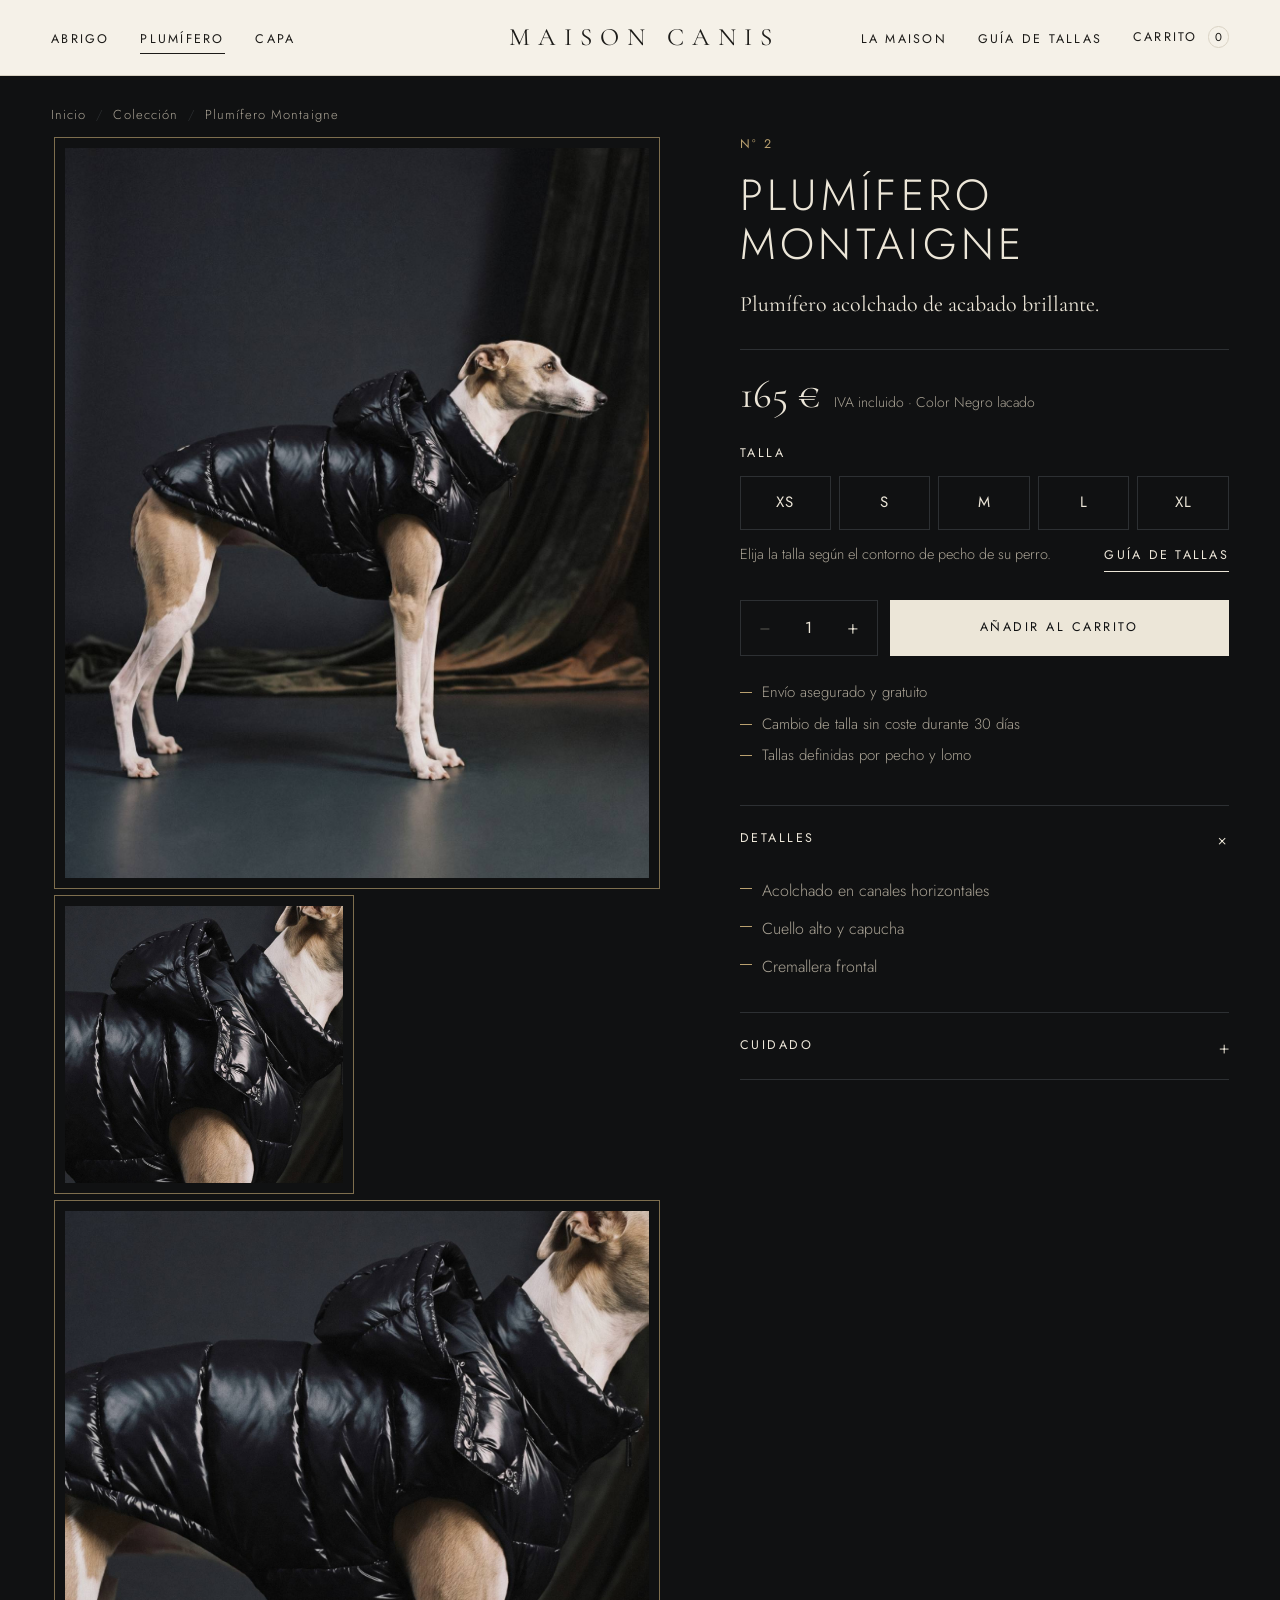
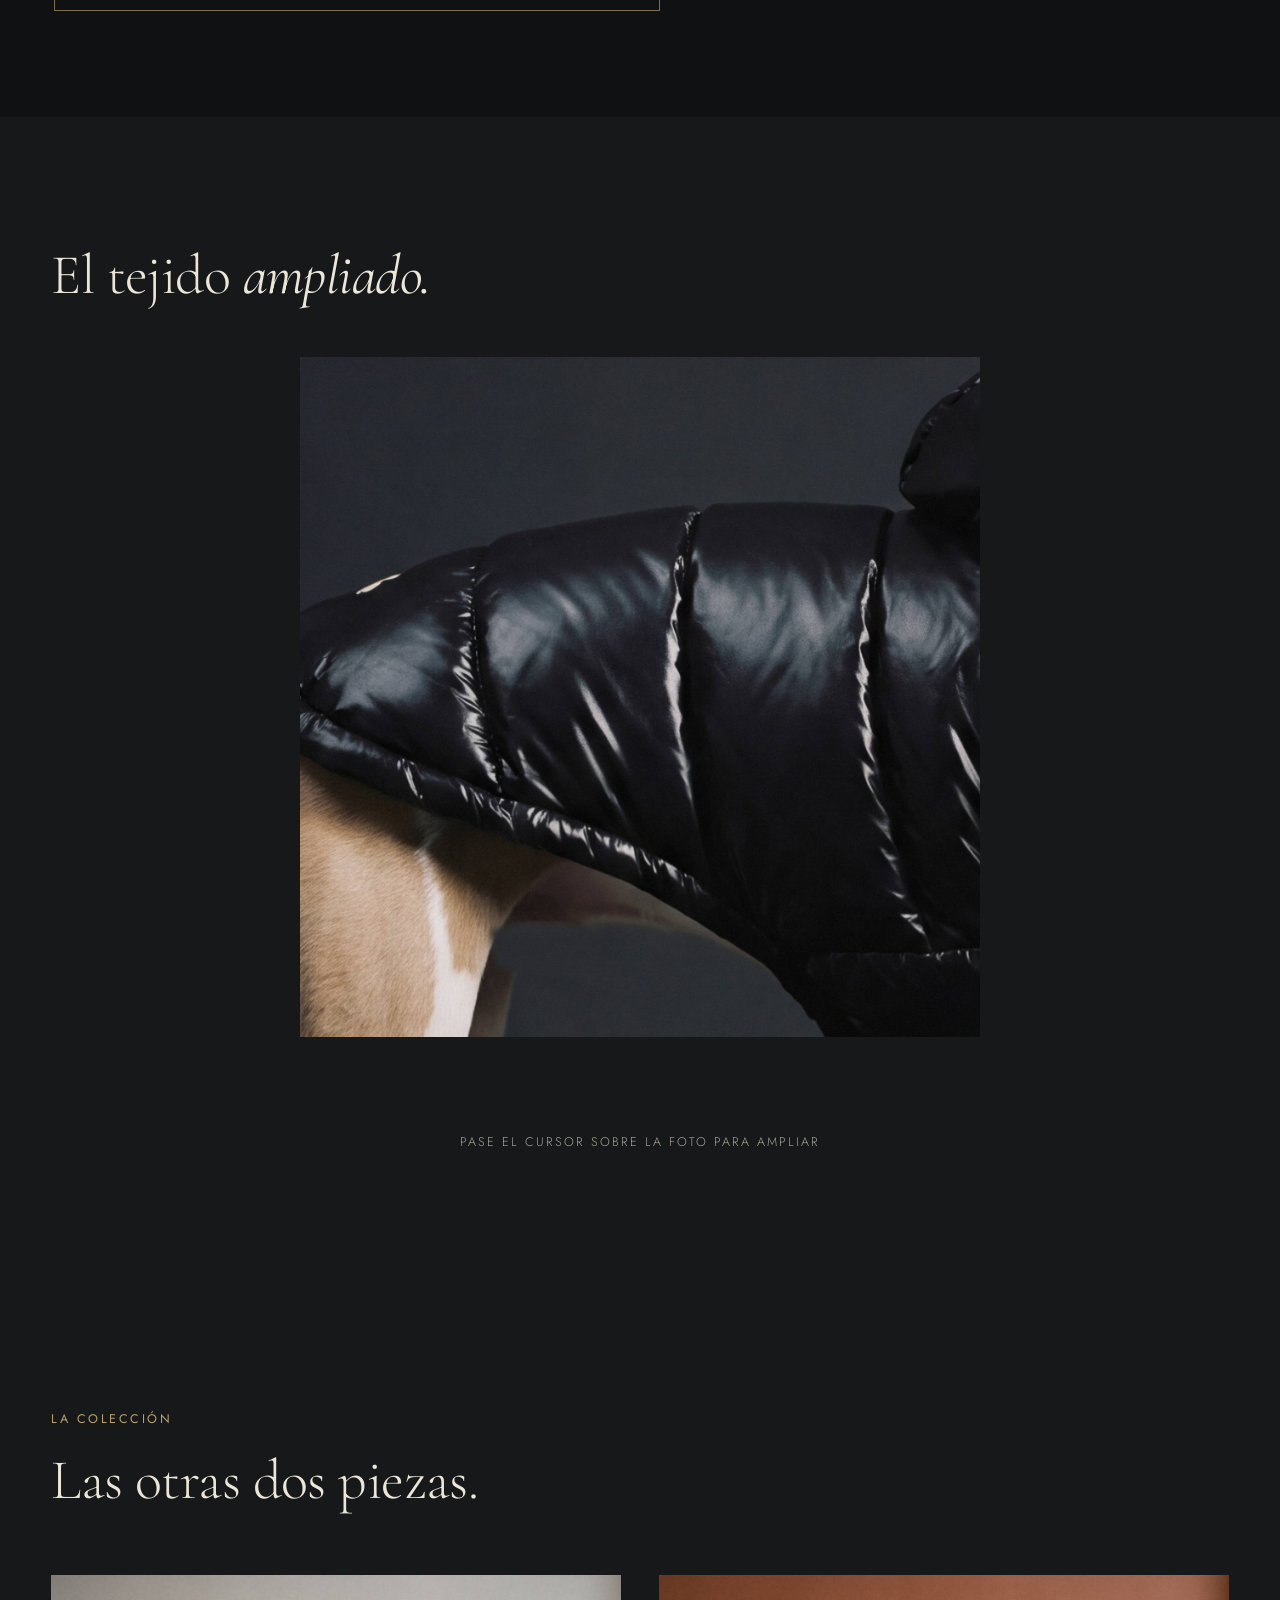
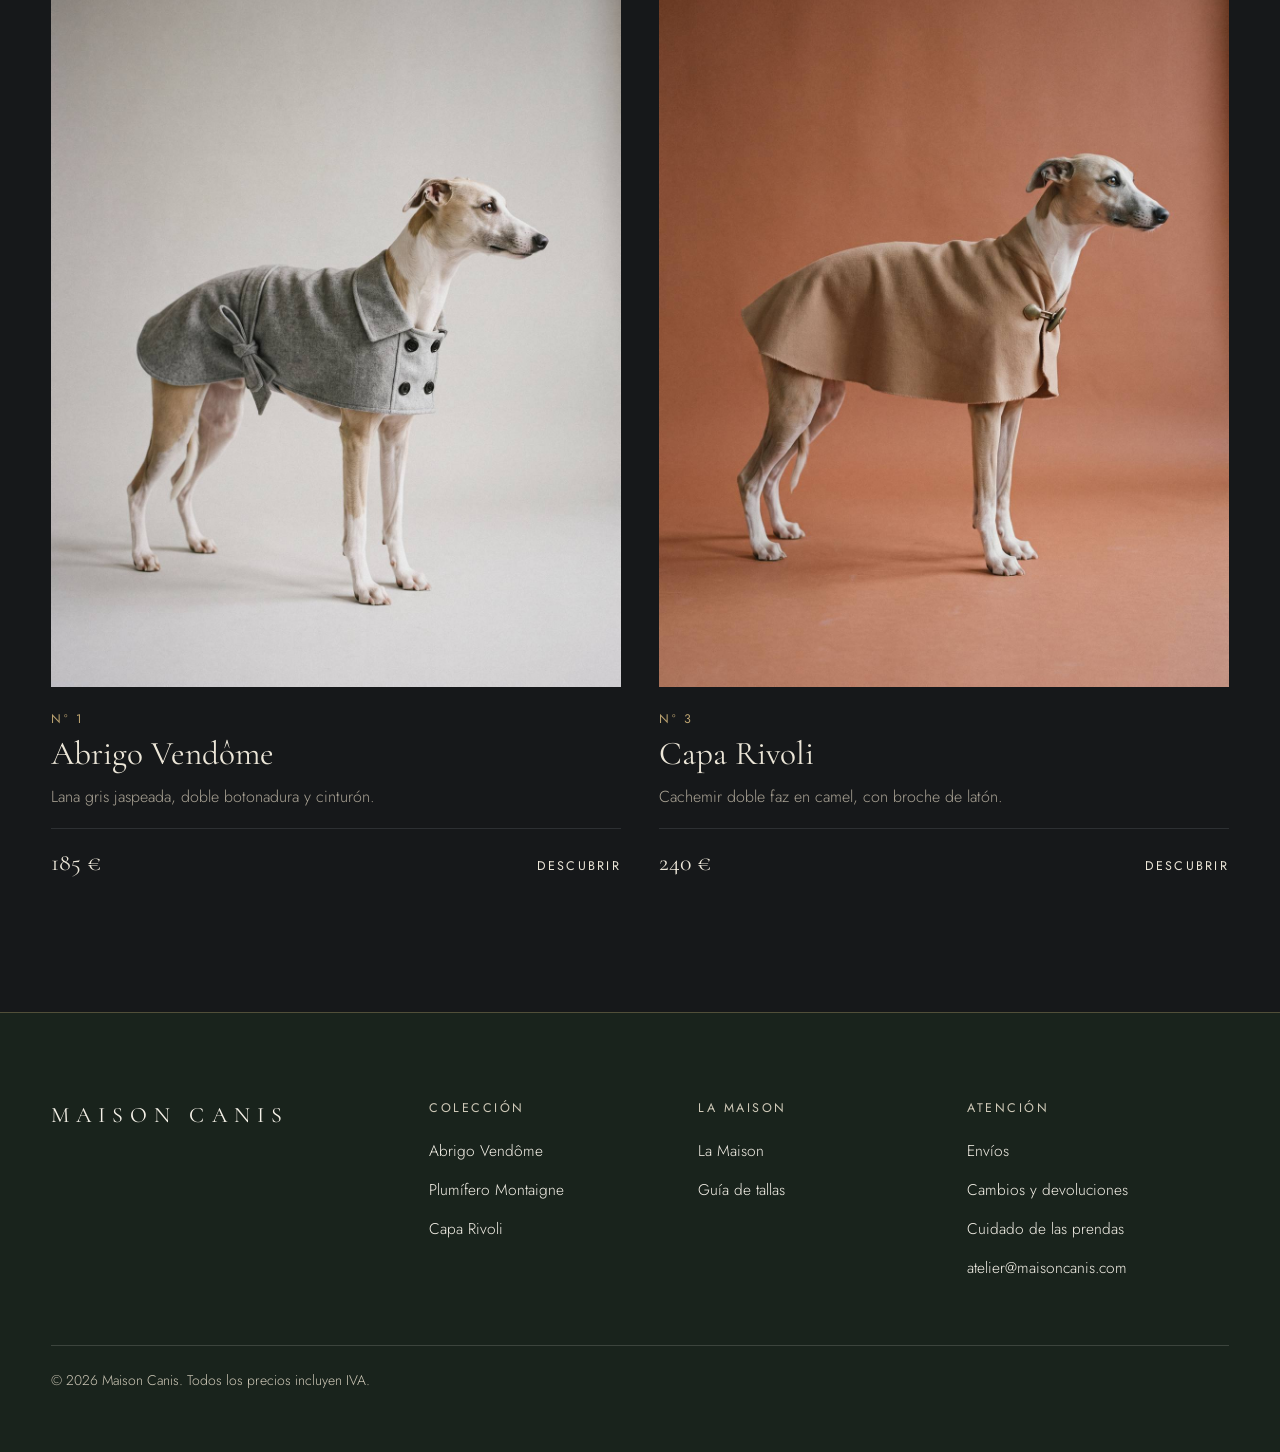
<file: montaigne.html>
<!doctype html>
<html lang="es">
<head>
  <meta charset="utf-8">
  <meta name="viewport" content="width=device-width, initial-scale=1">
  <title>Plumífero Montaigne · Maison Canis</title>
  <meta name="description" content="Plumífero acolchado en canales horizontales, en negro brillante, con cuello alto y capucha. 165 €.">
  <meta name="theme-color" content="#f5f1e8">
  <link rel="icon" href="assets/favicon.svg" type="image/svg+xml">
  <link rel="preload" as="image" href="images/montaigne-01.jpg" fetchpriority="high">
  <link rel="preload" as="font" type="font/woff2" crossorigin href="fonts/cormorant-garamond-latin-300-normal.woff2">
  <link rel="preload" as="font" type="font/woff2" crossorigin href="fonts/cormorant-garamond-latin-400-italic.woff2">
  <link rel="preload" as="font" type="font/woff2" crossorigin href="fonts/jost-latin-300-normal.woff2">
  <link rel="stylesheet" href="css/styles.css">
</head>
<body>
  <a class="skip" href="#main">Saltar al contenido</a>
  <header class="site-header" id="site-header"></header>
  <main id="main" data-product="montaigne"><noscript><div class="container"><img src="images/montaigne-01.jpg" width="1200" height="1500" alt="Foto principal" class="noscript-pic"><p class="noscript-note">Esta página necesita JavaScript para elegir talla y gestionar el carrito.</p></div></noscript></main>
  <footer class="site-footer" id="site-footer"></footer>
  <script defer src="js/data.js"></script>
  <script defer src="js/cart.js"></script>
  <script defer src="js/ui.js"></script>
  <script defer src="js/lupa.js"></script>
  <script defer src="js/product.js"></script>
  <script defer src="js/vendor/lenis.min.js"></script>
  <script defer src="js/fx.js"></script>
</body>
</html>
</file>
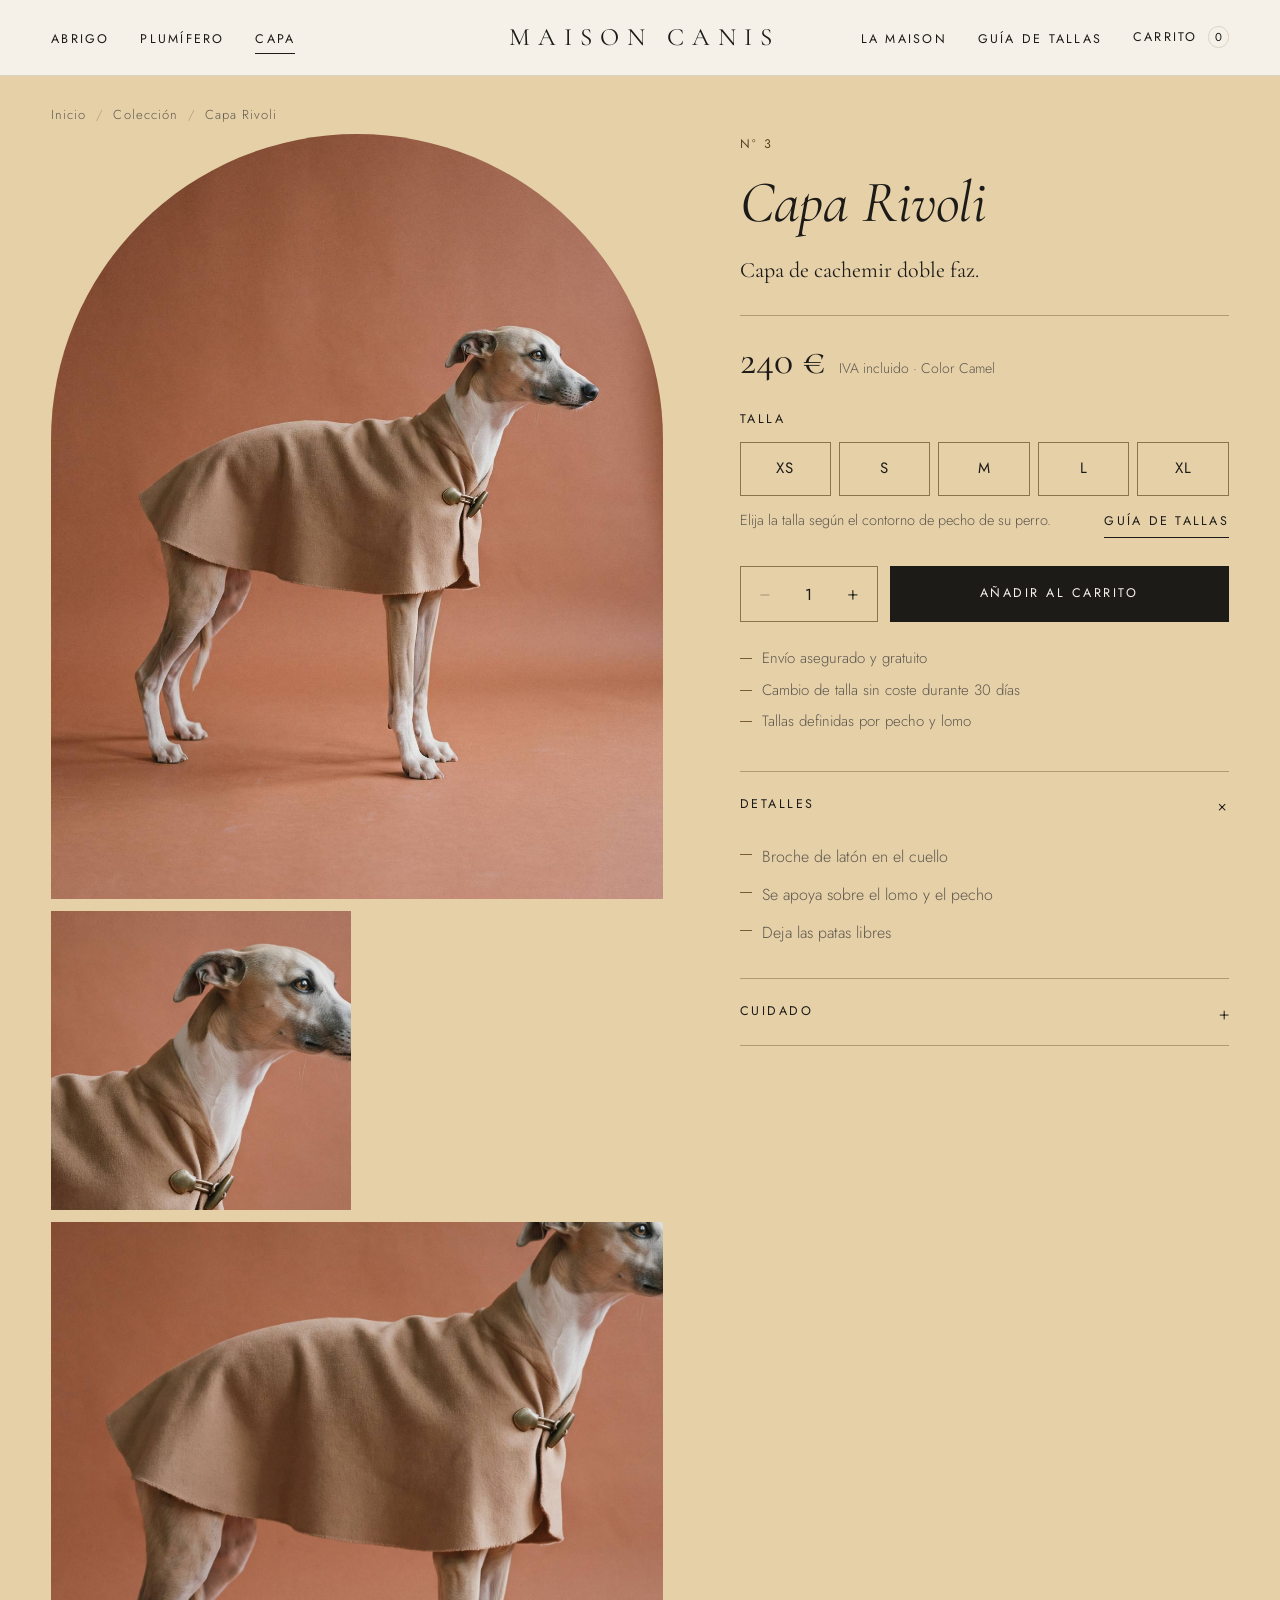
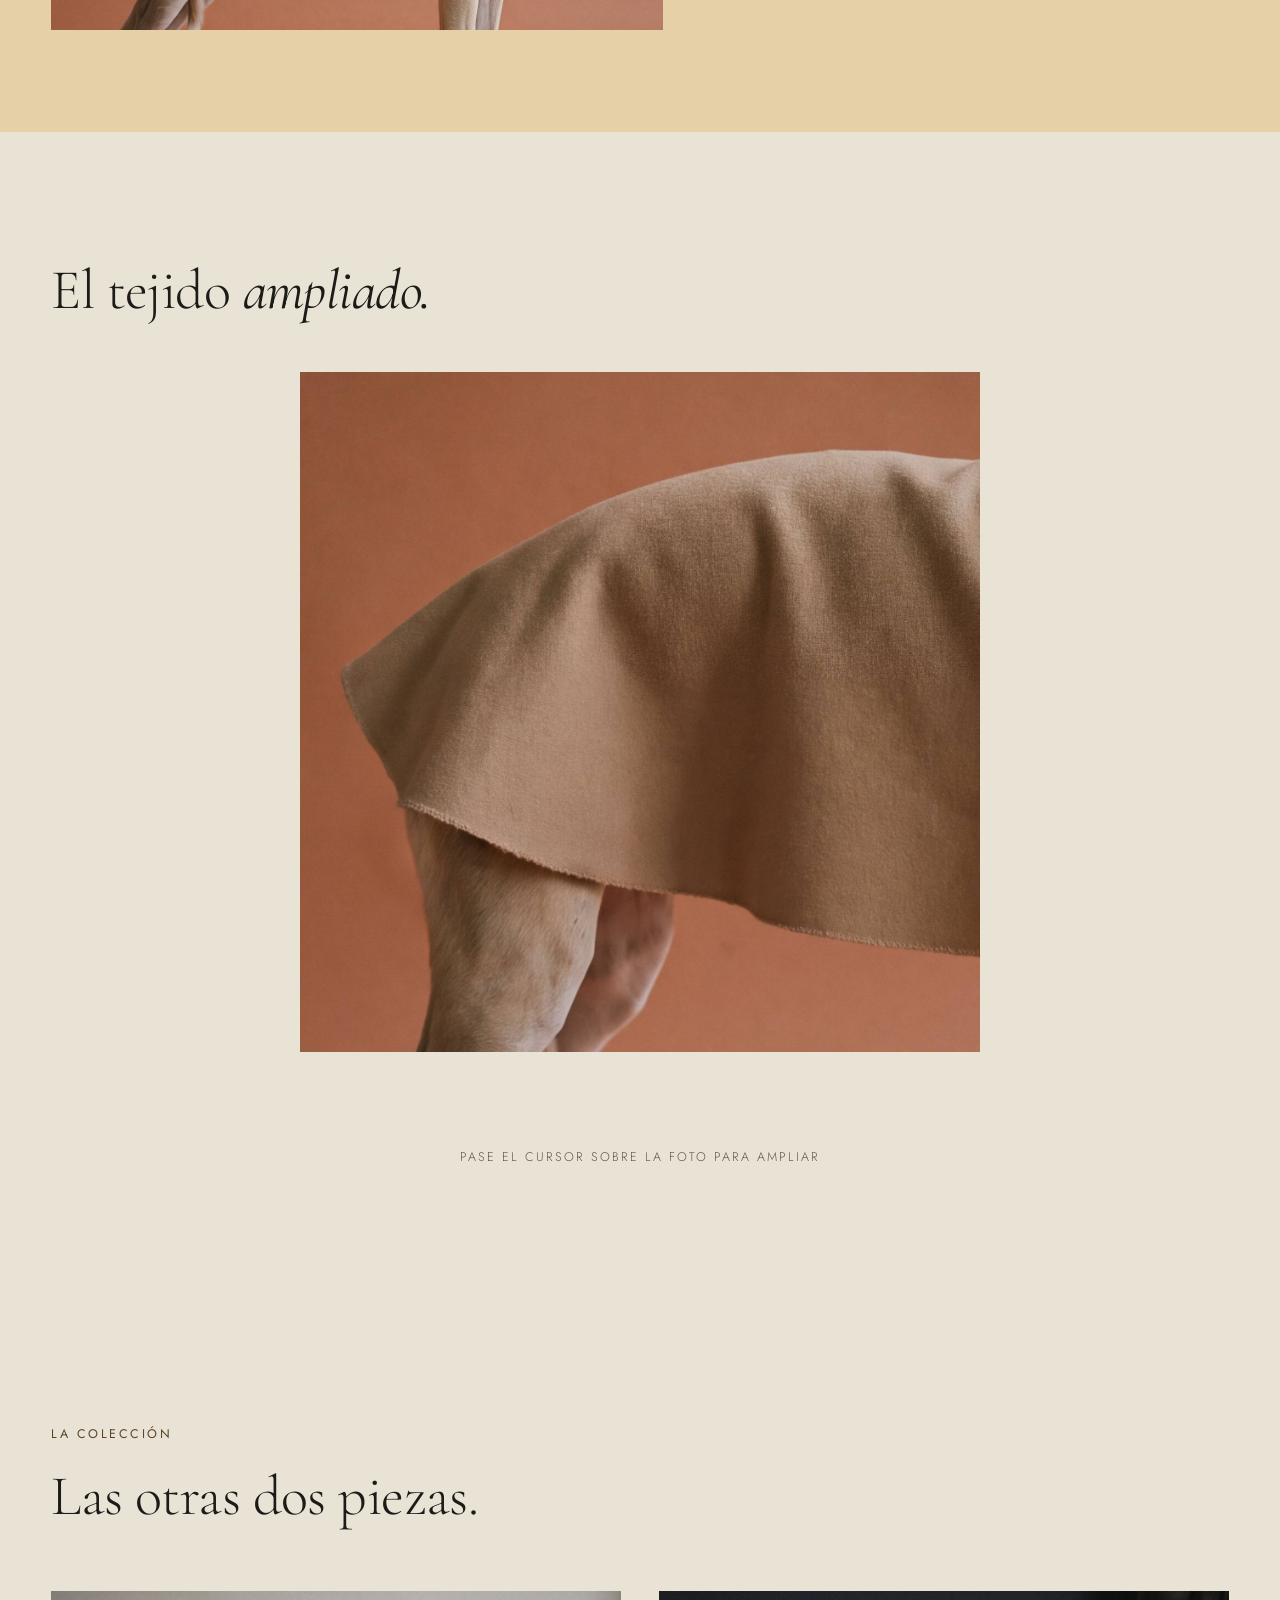
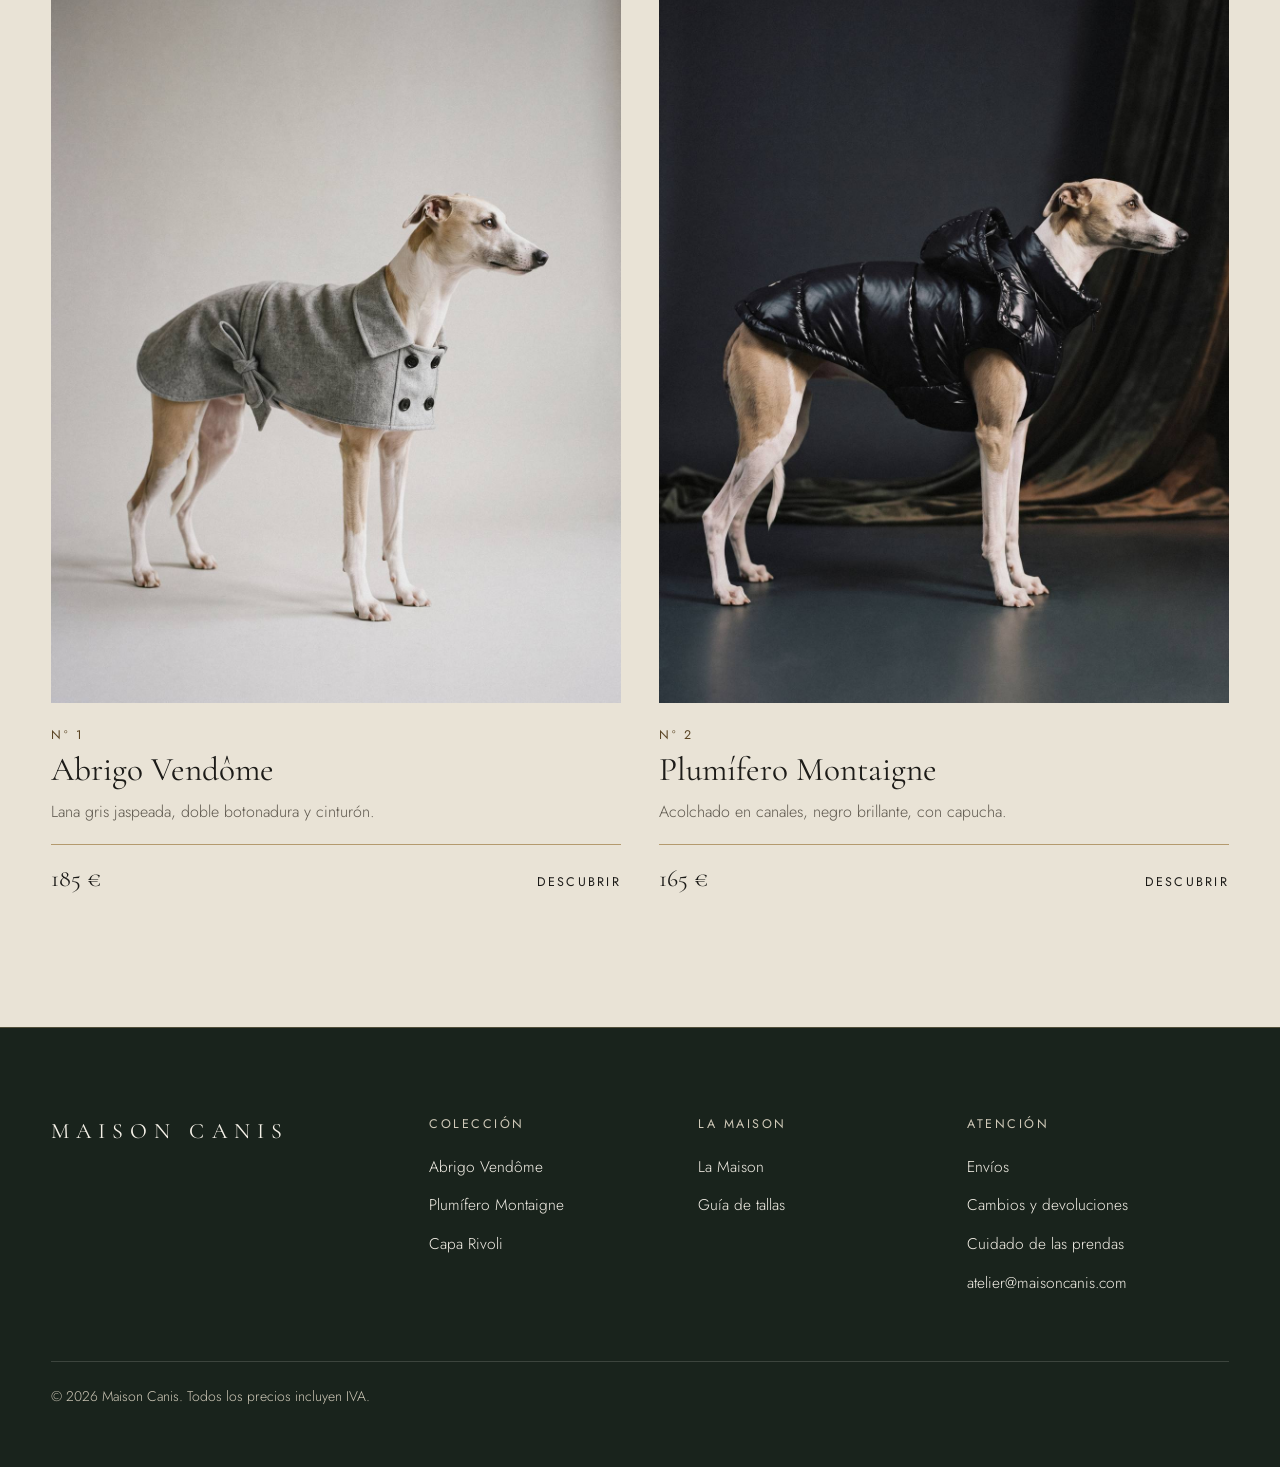
<file: rivoli.html>
<!doctype html>
<html lang="es">
<head>
  <meta charset="utf-8">
  <meta name="viewport" content="width=device-width, initial-scale=1">
  <title>Capa Rivoli · Maison Canis</title>
  <meta name="description" content="Capa de cachemir doble faz en camel, con broche de latón. 240 €.">
  <meta name="theme-color" content="#f5f1e8">
  <link rel="icon" href="assets/favicon.svg" type="image/svg+xml">
  <link rel="preload" as="image" href="images/rivoli-01.jpg" fetchpriority="high">
  <link rel="preload" as="font" type="font/woff2" crossorigin href="fonts/cormorant-garamond-latin-300-normal.woff2">
  <link rel="preload" as="font" type="font/woff2" crossorigin href="fonts/cormorant-garamond-latin-400-italic.woff2">
  <link rel="preload" as="font" type="font/woff2" crossorigin href="fonts/jost-latin-300-normal.woff2">
  <link rel="stylesheet" href="css/styles.css">
</head>
<body>
  <a class="skip" href="#main">Saltar al contenido</a>
  <header class="site-header" id="site-header"></header>
  <main id="main" data-product="rivoli"><noscript><div class="container"><img src="images/rivoli-01.jpg" width="1200" height="1500" alt="Foto principal" class="noscript-pic"><p class="noscript-note">Esta página necesita JavaScript para elegir talla y gestionar el carrito.</p></div></noscript></main>
  <footer class="site-footer" id="site-footer"></footer>
  <script defer src="js/data.js"></script>
  <script defer src="js/cart.js"></script>
  <script defer src="js/ui.js"></script>
  <script defer src="js/lupa.js"></script>
  <script defer src="js/product.js"></script>
  <script defer src="js/vendor/lenis.min.js"></script>
  <script defer src="js/fx.js"></script>
</body>
</html>
</file>
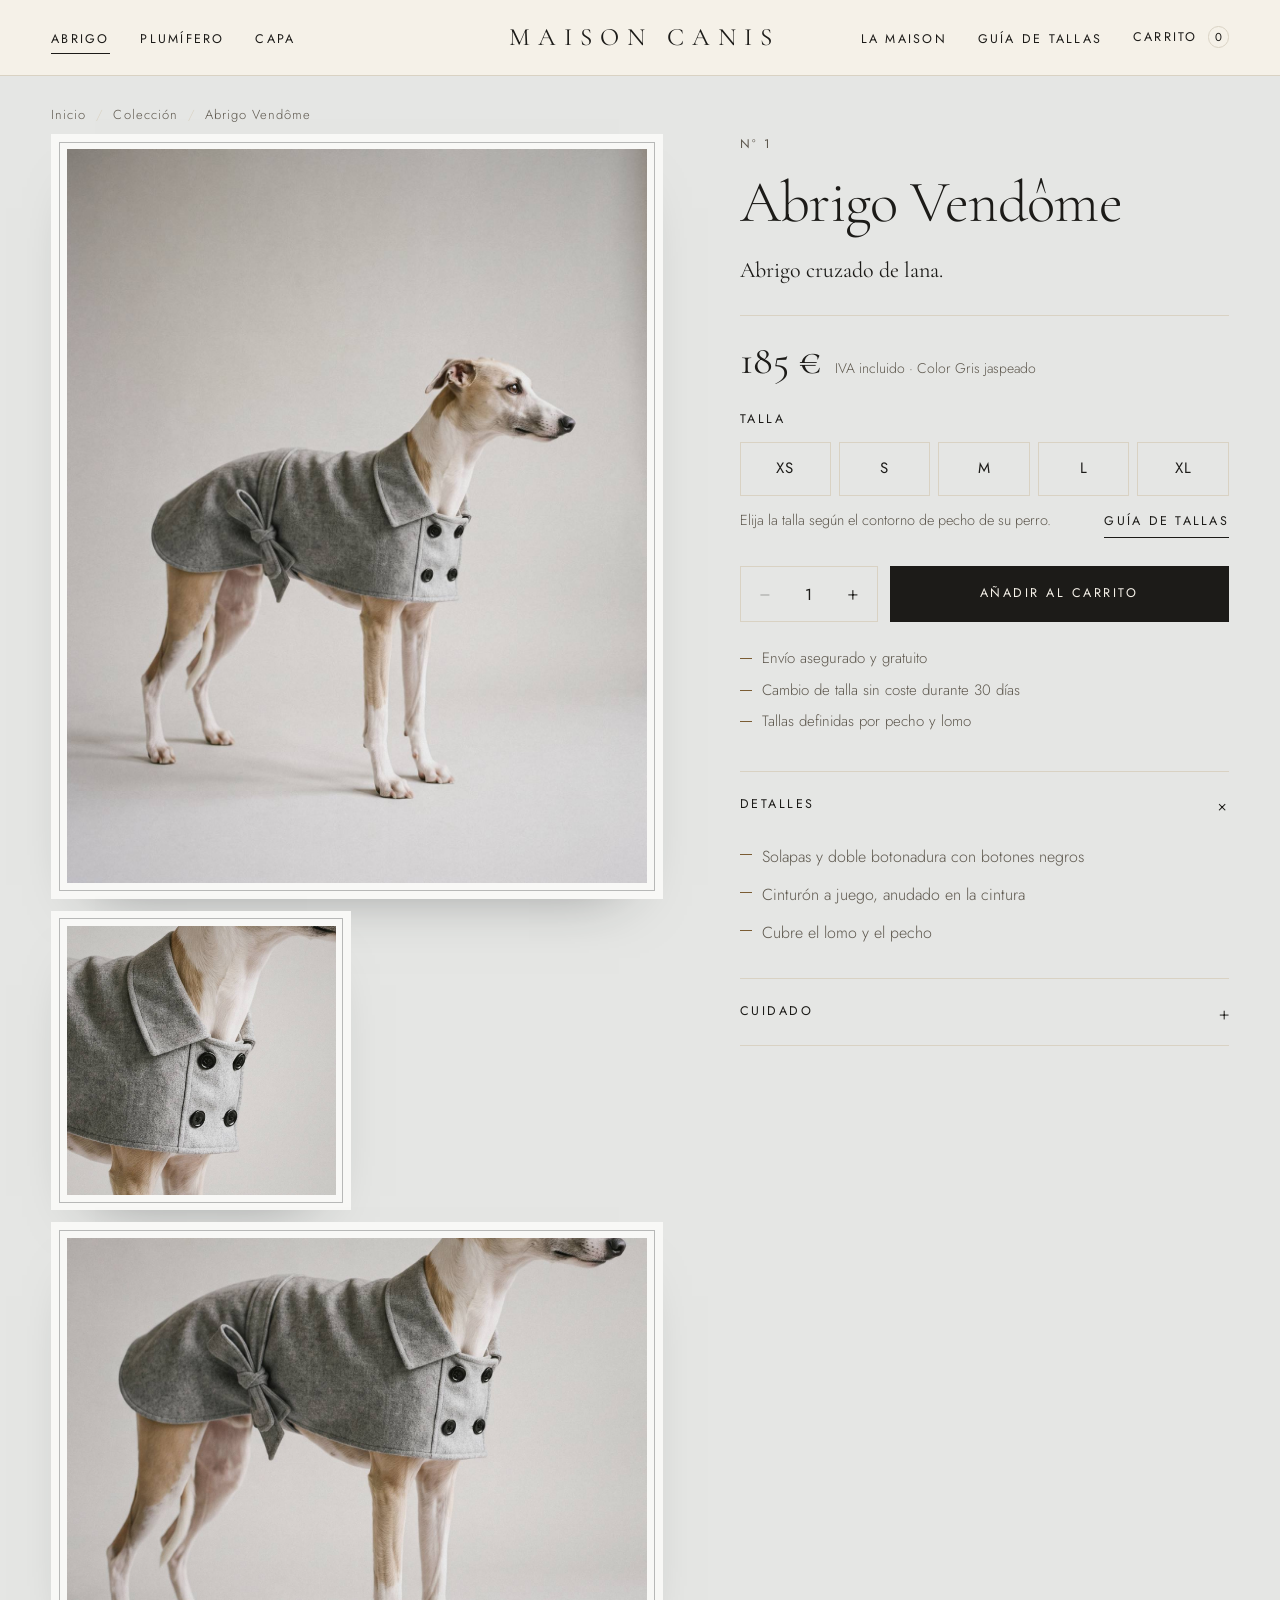
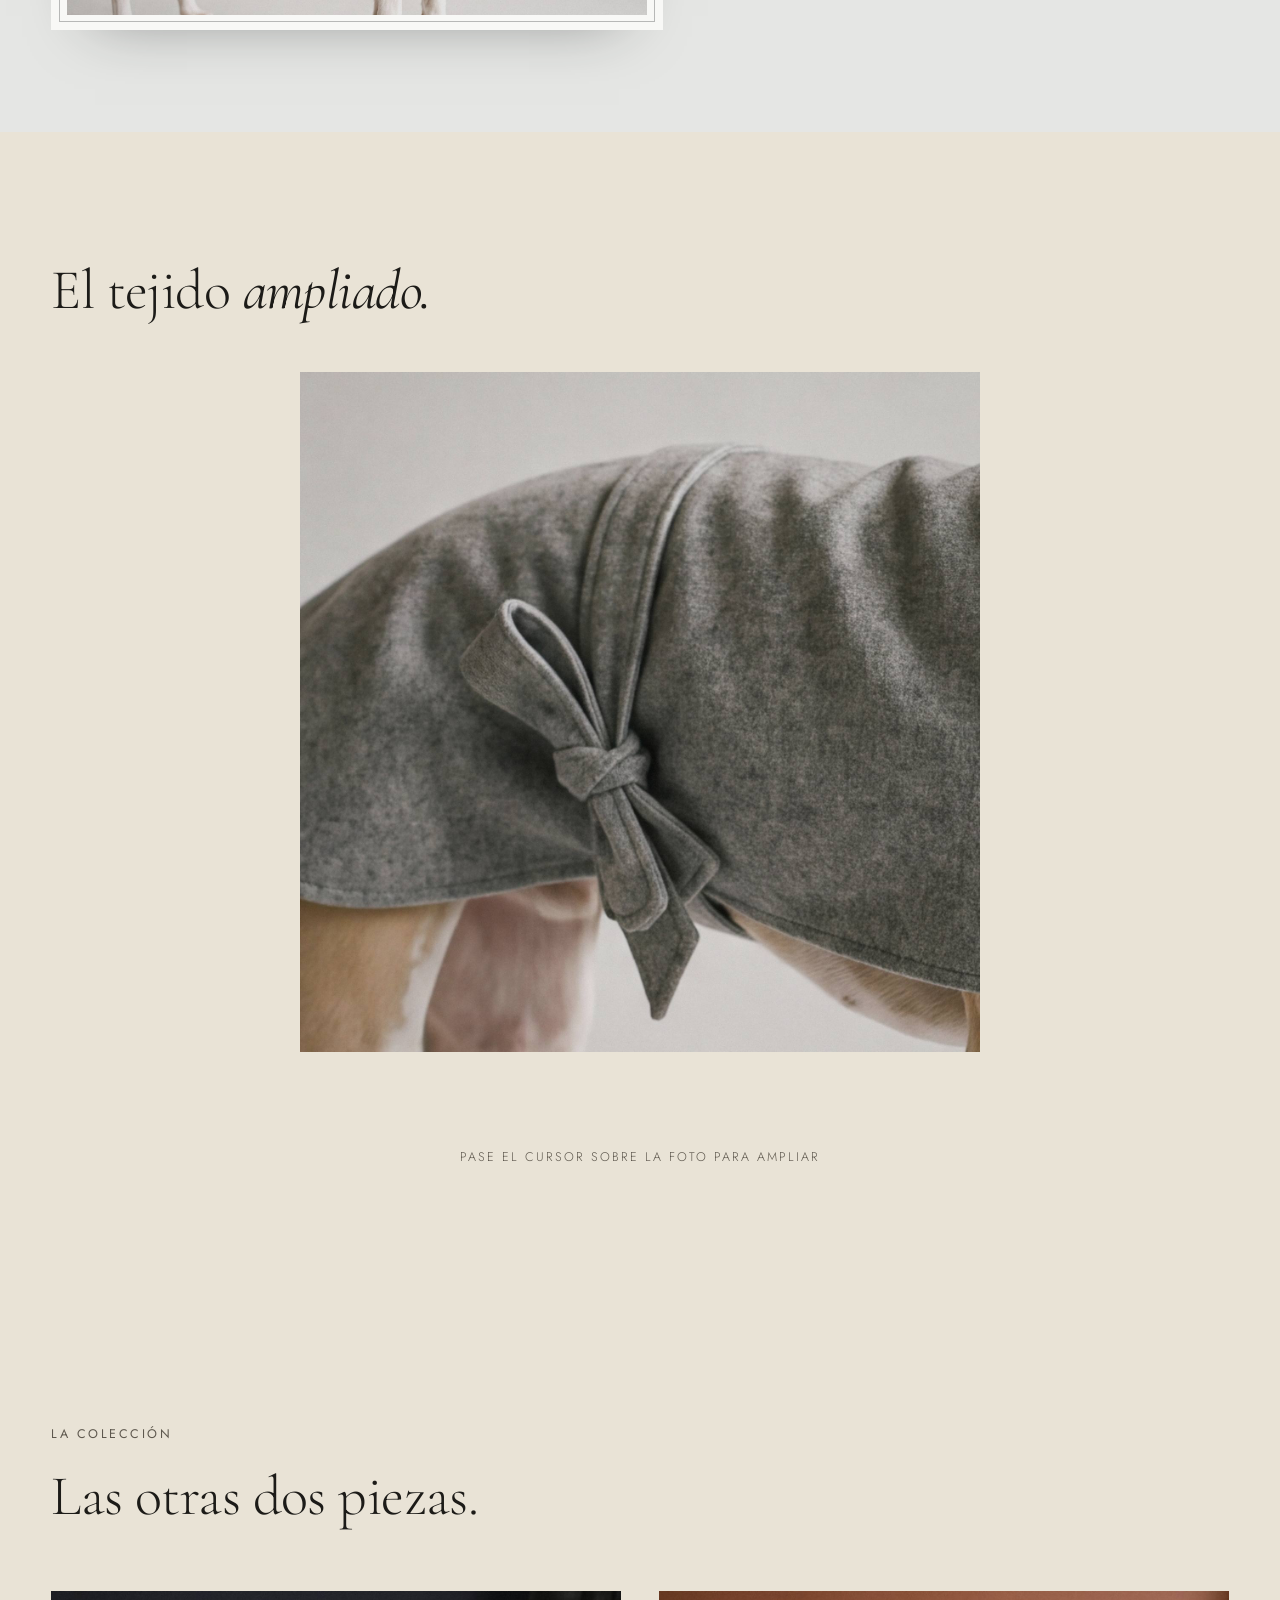
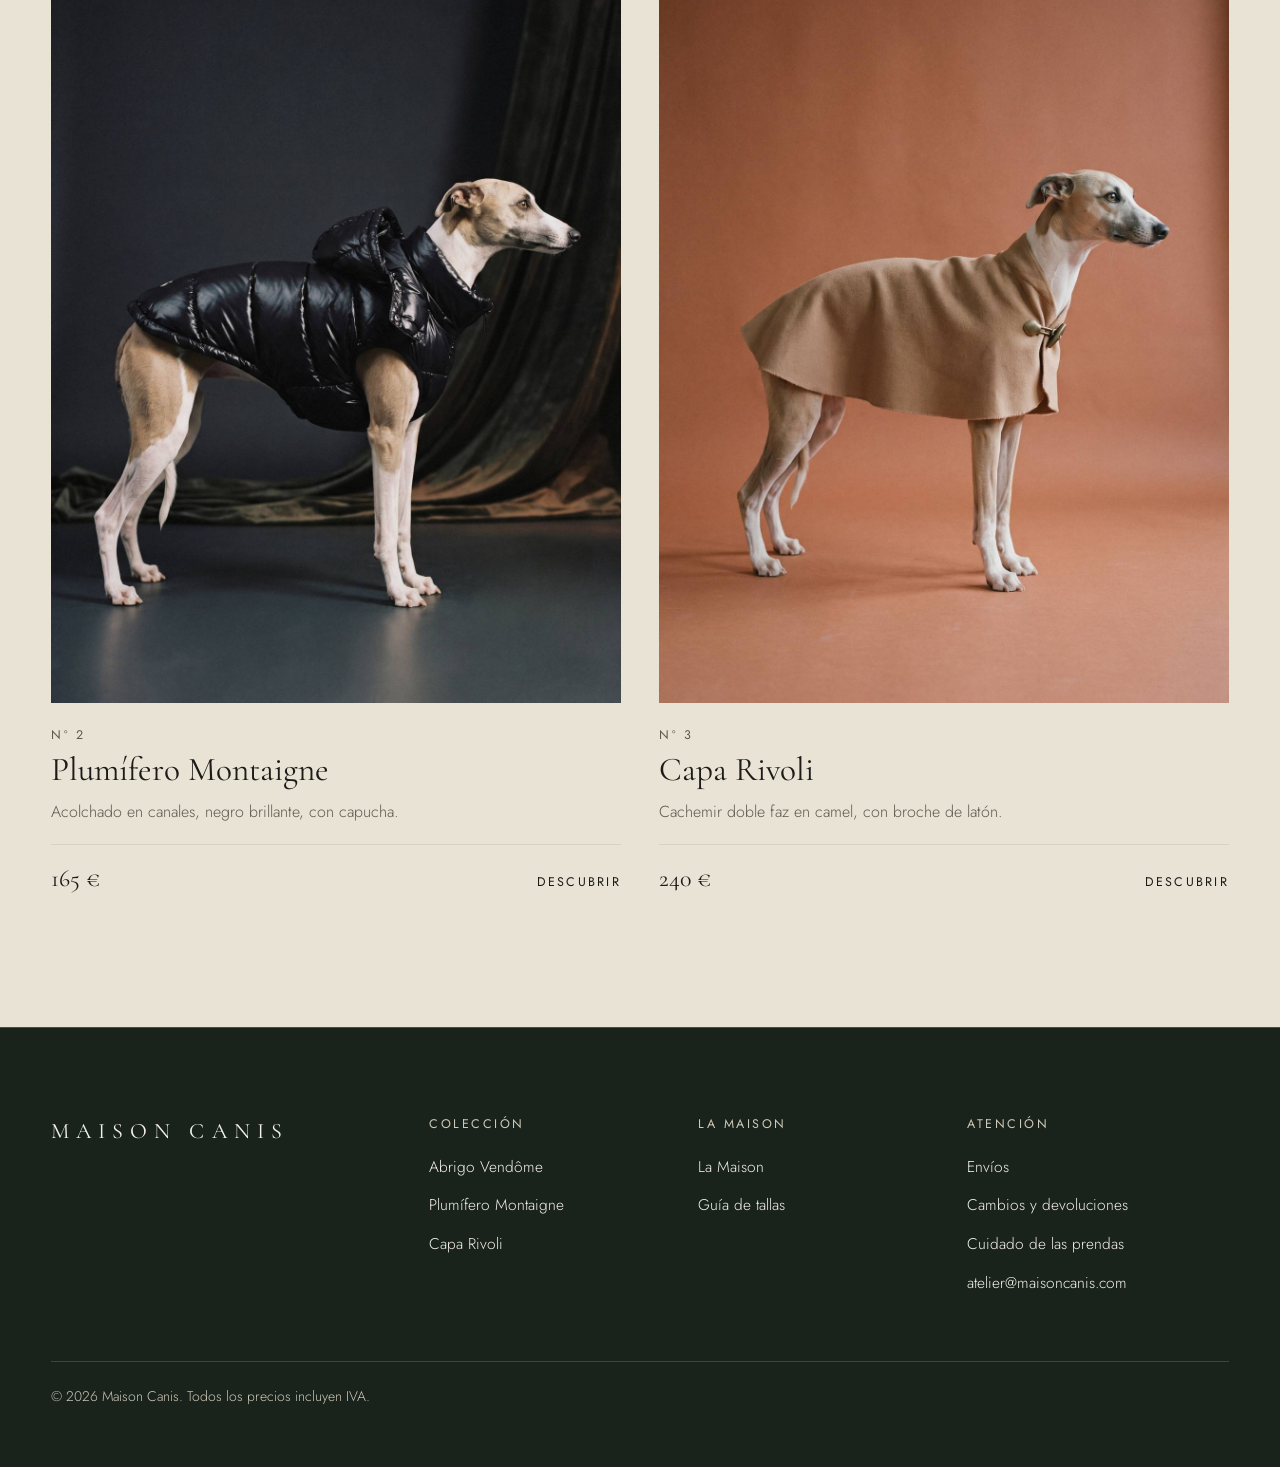
<file: vendome.html>
<!doctype html>
<html lang="es">
<head>
  <meta charset="utf-8">
  <meta name="viewport" content="width=device-width, initial-scale=1">
  <title>Abrigo Vendôme · Maison Canis</title>
  <meta name="description" content="Abrigo cruzado de lana gris jaspeado, con solapas de pico, doble botonadura y cinturón. 185 €.">
  <meta name="theme-color" content="#f5f1e8">
  <link rel="icon" href="assets/favicon.svg" type="image/svg+xml">
  <link rel="preload" as="image" href="images/vendome-01.jpg" fetchpriority="high">
  <link rel="preload" as="font" type="font/woff2" crossorigin href="fonts/cormorant-garamond-latin-300-normal.woff2">
  <link rel="preload" as="font" type="font/woff2" crossorigin href="fonts/cormorant-garamond-latin-400-italic.woff2">
  <link rel="preload" as="font" type="font/woff2" crossorigin href="fonts/jost-latin-300-normal.woff2">
  <link rel="stylesheet" href="css/styles.css">
</head>
<body>
  <a class="skip" href="#main">Saltar al contenido</a>
  <header class="site-header" id="site-header"></header>
  <main id="main" data-product="vendome"><noscript><div class="container"><img src="images/vendome-01.jpg" width="1200" height="1500" alt="Foto principal" class="noscript-pic"><p class="noscript-note">Esta página necesita JavaScript para elegir talla y gestionar el carrito.</p></div></noscript></main>
  <footer class="site-footer" id="site-footer"></footer>
  <script defer src="js/data.js"></script>
  <script defer src="js/cart.js"></script>
  <script defer src="js/ui.js"></script>
  <script defer src="js/lupa.js"></script>
  <script defer src="js/product.js"></script>
  <script defer src="js/vendor/lenis.min.js"></script>
  <script defer src="js/fx.js"></script>
</body>
</html>
</file>
<file: css/styles.css>
@font-face { font-family: 'Cormorant Garamond'; font-weight: 300; font-style: normal; font-display: swap; src: url('../fonts/cormorant-garamond-latin-300-normal.woff2') format('woff2'); }
@font-face { font-family: 'Cormorant Garamond'; font-weight: 400; font-style: normal; font-display: swap; src: url('../fonts/cormorant-garamond-latin-400-normal.woff2') format('woff2'); }
@font-face { font-family: 'Cormorant Garamond'; font-weight: 500; font-style: normal; font-display: swap; src: url('../fonts/cormorant-garamond-latin-500-normal.woff2') format('woff2'); }
@font-face { font-family: 'Cormorant Garamond'; font-weight: 400; font-style: italic; font-display: swap; src: url('../fonts/cormorant-garamond-latin-400-italic.woff2') format('woff2'); }
@font-face { font-family: 'Jost'; font-weight: 300; font-style: normal; font-display: swap; src: url('../fonts/jost-latin-300-normal.woff2') format('woff2'); }
@font-face { font-family: 'Jost'; font-weight: 400; font-style: normal; font-display: swap; src: url('../fonts/jost-latin-400-normal.woff2') format('woff2'); }
@font-face { font-family: 'Jost'; font-weight: 500; font-style: normal; font-display: swap; src: url('../fonts/jost-latin-500-normal.woff2') format('woff2'); }

:root {
  --ivory: #f5f1e8;
  --paper: #fbf9f4;
  --stone: #e9e3d6;
  --ink: #1c1b18;
  --muted: #5e584e;
  --line: #d9d2c3;
  --forest: #222e26;
  --forest-deep: #19231c;
  --bronze: #7a5c33;
  --gold: #b9a06f;
  --error: #8b2c2c;
  --serif: 'Cormorant Garamond', 'Iowan Old Style', 'Palatino Linotype', Georgia, serif;
  --sans: 'Jost', 'Helvetica Neue', Arial, sans-serif;
  --ease: cubic-bezier(.22, .61, .36, 1);
  --header-h: 76px;
  --gutter: clamp(20px, 4vw, 56px);
}

@view-transition { navigation: auto; }
::view-transition-old(root) { animation: vt-out .38s cubic-bezier(.4, 0, .2, 1) both; }
::view-transition-new(root) { animation: vt-in .9s cubic-bezier(.77, 0, .18, 1) both; }
@keyframes vt-out { to { opacity: .55; transform: translateY(-3vh) scale(.985); } }
@keyframes vt-in { from { clip-path: inset(100% 0 0 0); } to { clip-path: inset(0); } }

*, *::before, *::after { box-sizing: border-box; }
[hidden] { display: none !important; }
html { -webkit-text-size-adjust: 100%; scroll-behavior: smooth; scroll-padding-top: calc(var(--header-h) + 24px); }
html.menu-open { overflow: hidden; }
body {
  margin: 0;
  background: var(--ivory);
  color: var(--ink);
  font-family: var(--sans);
  font-weight: 300;
  font-size: 17px;
  line-height: 1.7;
  -webkit-font-smoothing: antialiased;
  text-rendering: optimizeLegibility;
  min-height: 100vh;
  display: flex;
  flex-direction: column;
  overflow-x: hidden;
}
@supports not (view-transition-name: none) { body { animation: page-in .7s var(--ease) both; } }
main { flex: 1 0 auto; min-height: 100svh; }
img { display: block; max-width: 100%; height: auto; }
a { color: inherit; text-decoration: none; }
button, input, select, textarea { font: inherit; color: inherit; }
ul { margin: 0; padding: 0; list-style: none; }
h1, h2, h3, h4, p, figure, dl, dd { margin: 0; }

:focus-visible { outline: 2px solid var(--bronze); outline-offset: 3px; }
::selection { background: var(--forest); color: var(--ivory); }

@keyframes page-in { from { opacity: 0; } to { opacity: 1; } }
@keyframes lift { from { transform: translateY(18px); } to { transform: none; } }
.container { width: 100%; max-width: 1360px; margin: 0 auto; padding: 0 var(--gutter); }
.container.narrow { max-width: 920px; }
.skip { position: absolute; left: 16px; top: -80px; z-index: 100; background: var(--ink); color: var(--ivory); padding: 12px 20px; font-size: 14px; }
.skip:focus { top: 12px; }
.visually-hidden { position: absolute !important; width: 1px; height: 1px; overflow: hidden; clip: rect(0 0 0 0); white-space: nowrap; }

/* Tipografía */
.display, h1, h2, h3 { font-family: var(--serif); font-weight: 300; letter-spacing: -.01em; line-height: 1.08; }
h1 { font-size: clamp(44px, 7.2vw, 112px); }
h2 { font-size: clamp(34px, 4.4vw, 62px); }
h3 { font-size: clamp(24px, 2.4vw, 32px); font-weight: 400; line-height: 1.2; }
h1 em, h2 em, .display em { font-style: italic; font-weight: 300; }
.eyebrow { display: block; font-size: 12.5px; letter-spacing: .2em; text-transform: uppercase; font-weight: 400; color: var(--muted); }
.lead { font-family: var(--serif); font-size: clamp(22px, 2.1vw, 28px); line-height: 1.45; font-weight: 400; color: var(--ink); }
.muted { color: var(--muted); }

/* Enlaces y botones */
.text-link {
  display: inline-block; font-size: 12.5px; letter-spacing: .18em; text-transform: uppercase; font-weight: 400;
  padding-bottom: 6px; background: linear-gradient(currentColor, currentColor) left bottom / 100% 1px no-repeat;
  transition: background-size .5s var(--ease), color .3s;
}
.text-link:hover { background-size: 0 1px; background-position: right bottom; }
.btn {
  display: inline-flex; align-items: center; justify-content: center; gap: 12px; cursor: pointer;
  min-height: 56px; padding: 0 40px; border: 1px solid var(--ink); background: var(--ink); color: var(--ivory);
  font-size: 12.5px; letter-spacing: .2em; text-transform: uppercase; font-weight: 400; text-align: center;
  transition: background-color .4s var(--ease), color .4s var(--ease), border-color .4s var(--ease);
}
.btn:hover { background: var(--forest); border-color: var(--forest); }
.btn:disabled, .btn[aria-disabled="true"] { cursor: wait; opacity: .6; }
.btn-line { background: transparent; color: var(--ink); }
.btn-line:hover { background: var(--ink); border-color: var(--ink); color: var(--ivory); }
.btn-block { width: 100%; }
.btn-text { background: none; border: 0; padding: 0; cursor: pointer; font-size: 13px; letter-spacing: .12em; text-transform: uppercase; color: var(--muted); text-decoration: underline; text-underline-offset: 5px; text-decoration-thickness: 1px; transition: color .3s; }
.btn-text:hover { color: var(--ink); }

/* Cabecera */
.site-header { view-transition-name: site-header; position: sticky; top: 0; z-index: 50; height: var(--header-h); background: rgba(245, 241, 232, .94); backdrop-filter: blur(10px); -webkit-backdrop-filter: blur(10px); border-bottom: 1px solid var(--line); }
.header-inner { height: 100%; display: grid; grid-template-columns: 1fr auto 1fr; align-items: center; gap: 24px; }
.nav ul { display: flex; gap: clamp(20px, 2.4vw, 40px); }
.nav a, .cart-link { font-size: 12.5px; letter-spacing: .18em; text-transform: uppercase; font-weight: 400; position: relative; padding: 8px 0; }
.nav a::after, .cart-link::after { content: ''; position: absolute; left: 0; right: 0; bottom: 2px; height: 1px; background: currentColor; transform: scaleX(0); transform-origin: left; transition: transform .45s var(--ease); }
.nav a:hover::after, .nav a[aria-current="page"]::after, .cart-link:hover::after, .cart-link[aria-current="page"]::after { transform: scaleX(1); }
.logo { font-family: var(--serif); font-size: 25px; letter-spacing: .32em; text-transform: uppercase; font-weight: 400; white-space: nowrap; line-height: 1; justify-self: center; }
.logo span:last-child { margin-right: -.32em; }
.header-right { display: flex; justify-content: flex-end; align-items: center; gap: clamp(20px, 2.4vw, 40px); }
.cart-count { display: inline-block; min-width: 1.6em; text-align: center; margin-left: 4px; font-size: 11.5px; letter-spacing: 0; border: 1px solid var(--line); border-radius: 20px; padding: 0 6px; line-height: 20px; transition: background-color .3s, color .3s, border-color .3s; }
.cart-link.has-items .cart-count { background: var(--ink); color: var(--ivory); border-color: var(--ink); }
.menu-toggle { display: none; align-items: center; gap: 12px; background: none; border: 0; padding: 12px 0; cursor: pointer; font-size: 12.5px; letter-spacing: .18em; text-transform: uppercase; font-weight: 400; }
.menu-toggle-bars { width: 22px; height: 7px; border-top: 1px solid currentColor; border-bottom: 1px solid currentColor; }
.mobile-nav { position: fixed; z-index: 49; top: var(--header-h); left: 0; right: 0; bottom: 0; background: var(--ivory); padding: 24px var(--gutter) 48px; overflow-y: auto; animation: page-in .35s var(--ease) both; }
.mobile-nav[hidden] { display: none; }
.mobile-nav li { border-bottom: 1px solid var(--line); }
.mobile-nav a { display: block; padding: 18px 0; font-family: var(--serif); font-size: 32px; line-height: 1.1; font-weight: 300; }
.mobile-nav a[aria-current="page"] { font-style: italic; }

/* Marcos de imagen */
.frame { position: relative; display: block; overflow: hidden; background: var(--stone); }
.frame img { width: 100%; height: 100%; object-fit: cover; }
.ratio-4-5 { aspect-ratio: 4 / 5; }
.ratio-1-1 { aspect-ratio: 1 / 1; }
.ratio-3-2 { aspect-ratio: 3 / 2; }

.bg-stone { background: var(--stone); }
.section { padding: clamp(72px, 10vw, 160px) 0; }
.section-head { display: flex; justify-content: space-between; align-items: end; gap: 32px; margin-bottom: clamp(36px, 5vw, 72px); }
.section-head h2 { max-width: 16ch; }
.section-head p { max-width: 38ch; color: var(--muted); }

/* Tarjetas de producto */
.cards { display: grid; grid-template-columns: repeat(3, minmax(0, 1fr)); gap: clamp(20px, 3vw, 48px); }
.cards.two { grid-template-columns: repeat(2, minmax(0, 1fr)); }
.card { display: block; }
.card-media { aspect-ratio: 4 / 5; }
.card-img { position: absolute; inset: 0; transition: opacity .9s var(--ease), transform 1.4s var(--ease); }
.card-img-alt { opacity: 0; }
.card:hover .card-img, .card:focus-visible .card-img { transform: scale(1.035); }
.card:hover .card-img-alt, .card:focus-visible .card-img-alt { opacity: 1; }
.card-body { display: block; padding-top: 22px; }
.card-title { display: block; font-family: var(--serif); font-size: clamp(28px, 2.6vw, 36px); line-height: 1.1; font-weight: 400; margin-top: 6px; }
.card-line { display: block; color: var(--muted); font-size: 16px; margin-top: 10px; }
.card-foot { display: flex; justify-content: space-between; align-items: baseline; margin-top: 18px; padding-top: 14px; border-top: 1px solid var(--line); }
.card-price { font-family: var(--serif); font-size: 24px; font-weight: 400; }
.card-cta { font-size: 12.5px; letter-spacing: .18em; text-transform: uppercase; font-weight: 400; transition: letter-spacing .5s var(--ease); }
.card:hover .card-cta { letter-spacing: .26em; }

/* Bloque dividido */
.split { display: grid; grid-template-columns: repeat(2, minmax(0, 1fr)); gap: clamp(32px, 7vw, 120px); align-items: center; }

/* Producto */
.breadcrumb { padding: 28px 0 8px; font-size: 13px; letter-spacing: .08em; color: var(--muted); }
.breadcrumb ol { display: flex; flex-wrap: wrap; gap: 4px 10px; margin: 0; padding: 0; list-style: none; }
.breadcrumb li + li::before { content: '/'; margin-right: 10px; color: var(--line); }
.breadcrumb a:hover { color: var(--ink); text-decoration: underline; text-underline-offset: 4px; }
.product { display: grid; grid-template-columns: minmax(0, 1.25fr) minmax(0, 1fr); gap: clamp(32px, 6vw, 112px); align-items: start; padding-bottom: clamp(64px, 8vw, 128px); }
.gallery { display: grid; grid-template-columns: repeat(2, minmax(0, 1fr)); gap: 12px; }
.gallery .frame:first-child, .gallery .frame:last-child { grid-column: span 2; }
.gallery .frame img { transition: transform 1.6s var(--ease); }
.gallery .frame:hover img { transform: scale(1.025); }
.buy { position: sticky; top: calc(var(--header-h) + 32px); }
.buy h1 { font-size: clamp(42px, 4.6vw, 68px); margin: 16px 0 20px; }
.buy .lead { font-size: 22px; }
.price-row { display: flex; align-items: baseline; gap: 14px; margin: 28px 0 8px; padding-top: 24px; border-top: 1px solid var(--line); }
.price { font-family: var(--serif); font-size: 40px; font-weight: 400; line-height: 1; }
.price-note { font-size: 14px; color: var(--muted); }
.field-group { position: relative; border: 0; padding: 0; margin: 28px 0 0; min-width: 0; }
.field-group legend { margin-bottom: 12px; }
.hint-row { display: flex; justify-content: space-between; align-items: baseline; gap: 16px; margin-top: 12px; }
.hint-row .size-hint { margin-top: 0; }
.size-link { white-space: nowrap; }
.field-group legend, .field-label { font-size: 12.5px; letter-spacing: .2em; text-transform: uppercase; font-weight: 400; padding: 0; }
.sizes { display: grid; grid-template-columns: repeat(5, minmax(0, 1fr)); gap: 8px; }
.size { position: relative; }
.size input { position: absolute; opacity: 0; inset: 0; width: 100%; height: 100%; margin: 0; cursor: pointer; }
.size span { display: flex; align-items: center; justify-content: center; height: 54px; border: 1px solid var(--line); font-size: 15px; letter-spacing: .06em; font-weight: 400; transition: border-color .3s, background-color .3s, color .3s; background: transparent; }
.size:hover span { border-color: var(--ink); }
.size input:checked + span { background: var(--ink); border-color: var(--ink); color: var(--ivory); }
.size input:focus-visible + span { outline: 2px solid var(--bronze); outline-offset: 3px; }
.size-hint { min-height: 1.7em; margin-top: 12px; font-size: 14.5px; color: var(--muted); }
.field-error { color: var(--error); font-size: 14.5px; margin-top: 8px; font-weight: 400; }
.field-error[hidden] { display: none; }
.buy-actions { display: grid; grid-template-columns: auto 1fr; gap: 12px; margin-top: 28px; }
.qty { display: inline-flex; align-items: center; border: 1px solid var(--line); height: 56px; }
.qty button { width: 48px; height: 100%; background: none; border: 0; cursor: pointer; font-size: 20px; line-height: 1; transition: background-color .3s; }
.qty button:hover:not(:disabled) { background: var(--stone); }
.qty button:disabled { opacity: .35; cursor: not-allowed; }
.qty output, .qty input { width: 40px; text-align: center; font-size: 16px; font-weight: 400; border: 0; background: none; padding: 0; -moz-appearance: textfield; appearance: textfield; }
.qty input::-webkit-outer-spin-button, .qty input::-webkit-inner-spin-button { -webkit-appearance: none; margin: 0; }
.reassure { margin-top: 24px; display: grid; gap: 6px; font-size: 15px; color: var(--muted); }
.reassure li { padding-left: 22px; position: relative; }
.reassure li::before { content: ''; position: absolute; left: 0; top: .8em; width: 12px; height: 1px; background: var(--bronze); }
.accordion { margin-top: 36px; border-top: 1px solid var(--line); }
.accordion details { border-bottom: 1px solid var(--line); }
.accordion summary { list-style: none; cursor: pointer; display: flex; justify-content: space-between; align-items: center; padding: 20px 0; font-size: 12.5px; letter-spacing: .2em; text-transform: uppercase; font-weight: 400; }
.accordion summary::-webkit-details-marker { display: none; }
.accordion summary::after { content: '+'; font-family: var(--serif); font-size: 26px; font-weight: 300; letter-spacing: 0; line-height: 1; transition: transform .4s var(--ease); }
.accordion details[open] summary::after { transform: rotate(45deg); }
.accordion .acc-body { padding: 0 0 26px; color: var(--muted); font-size: 16px; line-height: 1.75; max-width: 56ch; }
.accordion .acc-body p + p { margin-top: .9em; }
.accordion .acc-body li { padding: 5px 0 5px 22px; position: relative; }
.accordion .acc-body li::before { content: ''; position: absolute; left: 0; top: 1.05em; width: 12px; height: 1px; background: var(--bronze); }
.accordion a { text-decoration: underline; text-underline-offset: 4px; }

/* Páginas de contenido */
.page-head { padding-top: clamp(56px, 8vw, 128px); padding-bottom: clamp(40px, 5vw, 80px); }
.page-head .eyebrow { margin-bottom: 24px; }
.page-head h1 { font-size: clamp(44px, 6.4vw, 96px); max-width: 16ch; }
.page-head .lead { margin-top: 32px; max-width: 46ch; }

.steps { counter-reset: step; display: grid; gap: 32px; }
.step { display: grid; grid-template-columns: 56px 1fr; gap: 12px; border-top: 1px solid var(--line); padding-top: 24px; }
.step::before { counter-increment: step; content: counter(step, decimal-leading-zero); font-family: var(--serif); font-style: italic; font-size: 20px; color: var(--bronze); }
.step h3 { font-size: 26px; margin-bottom: 8px; }
.step p { color: var(--muted); max-width: 52ch; }

.table-wrap { overflow-x: auto; border-top: 1px solid var(--ink); }
table { width: 100%; border-collapse: collapse; font-size: 16px; }
caption { text-align: left; padding: 0; }
th, td { padding: 20px 16px 20px 0; text-align: left; border-bottom: 1px solid var(--line); vertical-align: top; }
th { font-size: 12.5px; letter-spacing: .18em; text-transform: uppercase; font-weight: 400; color: var(--muted); white-space: nowrap; }
td:first-child { font-family: var(--serif); font-size: 28px; font-weight: 400; line-height: 1.1; }
tr.is-match td, tr.is-match th { background: var(--paper); }
tr.is-match td:first-child { color: var(--bronze); }

.calc { background: var(--paper); border: 1px solid var(--line); padding: clamp(28px, 4vw, 56px); }
.calc-grid { display: grid; grid-template-columns: repeat(2, minmax(0, 1fr)); gap: 20px; margin: 28px 0; }
.result { margin-top: 28px; padding-top: 28px; border-top: 1px solid var(--line); min-height: 4.5em; }
.result .big { font-family: var(--serif); font-size: clamp(48px, 6vw, 80px); line-height: 1; font-weight: 300; }
.result p { margin-top: 12px; max-width: 56ch; color: var(--muted); }
.result .links { display: flex; flex-wrap: wrap; gap: 12px 28px; margin-top: 24px; }
.result.is-error { color: var(--error); }

.notes { display: grid; grid-template-columns: repeat(2, minmax(0, 1fr)); gap: clamp(24px, 4vw, 56px); }
.notes h3 { font-size: 24px; margin-bottom: 10px; }
.notes p { color: var(--muted); font-size: 16px; }


.doc-section { padding: 40px 0; border-top: 1px solid var(--line); scroll-margin-top: calc(var(--header-h) + 24px); }
.doc-section h2 { font-size: clamp(32px, 3.6vw, 48px); margin-bottom: 24px; }
.doc-section h3 { margin: 28px 0 8px; font-size: 24px; }
.doc-section p, .doc-section li { color: var(--muted); max-width: 64ch; }
.doc-section ul { margin: 12px 0; }
.doc-section li { padding: 4px 0 4px 22px; position: relative; }
.doc-section li::before { content: ''; position: absolute; left: 0; top: 1.05em; width: 12px; height: 1px; background: var(--bronze); }
.doc-section a { text-decoration: underline; text-underline-offset: 4px; color: var(--ink); }

/* Formularios */
.field { display: block; margin-bottom: 20px; }
.field label, .field .field-label { display: block; margin-bottom: 8px; font-size: 12.5px; letter-spacing: .18em; text-transform: uppercase; font-weight: 400; }
.field .opt { color: var(--muted); letter-spacing: .08em; text-transform: none; font-size: 13px; }
.input { width: 100%; height: 56px; padding: 0 18px; border: 1px solid #b9b1a0; border-radius: 0; background: var(--paper); font-size: 16px; font-weight: 400; transition: border-color .3s, box-shadow .3s; -webkit-appearance: none; appearance: none; }
select.input { background-image: linear-gradient(45deg, transparent 50%, var(--ink) 50%), linear-gradient(135deg, var(--ink) 50%, transparent 50%); background-position: calc(100% - 22px) 25px, calc(100% - 16px) 25px; background-size: 6px 6px; background-repeat: no-repeat; padding-right: 44px; }
.input:hover { border-color: var(--ink); }
.input:focus { outline: none; border-color: var(--ink); box-shadow: 0 0 0 1px var(--ink); }
.input[aria-invalid="true"] { border-color: var(--error); box-shadow: 0 0 0 1px var(--error); }
.row-2 { display: grid; grid-template-columns: repeat(2, minmax(0, 1fr)); gap: 0 20px; }
.check { display: flex; gap: 14px; align-items: flex-start; font-size: 15.5px; cursor: pointer; }
.check input { width: 22px; height: 22px; margin: 3px 0 0; accent-color: var(--forest); flex: none; }
.check a { text-decoration: underline; text-underline-offset: 4px; }

/* Carrito */
.cart-layout { display: grid; grid-template-columns: minmax(0, 1.6fr) minmax(0, 1fr); gap: clamp(32px, 6vw, 96px); align-items: start; padding-bottom: clamp(64px, 8vw, 128px); }
.lines { border-top: 1px solid var(--ink); }
.line { display: grid; grid-template-columns: 132px minmax(0, 1fr) auto; gap: 24px; padding: 28px 0; border-bottom: 1px solid var(--line); }
.line-media { aspect-ratio: 4 / 5; }
.line-info h2 { font-size: 28px; font-weight: 400; line-height: 1.15; }
.line-info .meta { margin-top: 4px; font-size: 14.5px; color: var(--muted); }
.line-controls { display: flex; flex-wrap: wrap; align-items: end; gap: 16px 20px; margin-top: 20px; }
.line-controls .field-label { display: block; margin-bottom: 6px; font-size: 11.5px; letter-spacing: .18em; text-transform: uppercase; font-weight: 400; color: var(--muted); }
.line-controls .input { height: 46px; width: 100px; font-size: 15px; padding: 0 12px; }
.line-controls select.input { padding-right: 34px; background-position: calc(100% - 18px) 20px, calc(100% - 12px) 20px; }
.line-controls .qty { height: 46px; }
.line-controls .qty button { width: 40px; }
.line-total { text-align: right; font-family: var(--serif); font-size: 26px; font-weight: 400; white-space: nowrap; }
.line-total small { display: block; font-family: var(--sans); font-size: 13px; color: var(--muted); font-weight: 300; margin-top: 2px; }
.line-remove { margin-top: 20px; }
.notice { display: flex; justify-content: space-between; align-items: center; gap: 16px; padding: 16px 20px; margin-bottom: 20px; background: var(--paper); border: 1px solid var(--line); font-size: 15.5px; }
.notice[hidden] { display: none; }
.summary { background: var(--paper); border: 1px solid var(--line); padding: clamp(24px, 3vw, 40px); position: sticky; top: calc(var(--header-h) + 32px); }
.summary h2 { font-size: 32px; margin-bottom: 24px; }
.summary dl > div { display: flex; justify-content: space-between; gap: 16px; padding: 10px 0; font-size: 16px; }
.summary dt { color: var(--muted); }
.summary dd { font-weight: 400; text-align: right; }
.summary .total { margin-top: 12px; padding-top: 20px; border-top: 1px solid var(--ink); align-items: baseline; }
.summary .total dt { color: var(--ink); font-size: 12.5px; letter-spacing: .2em; text-transform: uppercase; font-weight: 400; }
.summary .total dd { font-family: var(--serif); font-size: 36px; line-height: 1; }
.summary .btn, .summary .text-link { margin-top: 24px; }
.summary .fine { margin-top: 16px; font-size: 13.5px; color: var(--muted); line-height: 1.55; }
.summary-items { margin-bottom: 20px; border-bottom: 1px solid var(--line); }
.summary-item { display: grid; grid-template-columns: 64px 1fr auto; gap: 16px; align-items: center; padding: 14px 0; }
.summary-item + .summary-item { border-top: 1px solid var(--line); }
.summary-item .frame { aspect-ratio: 4 / 5; }
.summary-item p { font-size: 15px; line-height: 1.4; }
.summary-item .name { font-family: var(--serif); font-size: 20px; line-height: 1.15; font-weight: 400; }
.summary-item .meta { color: var(--muted); font-size: 13.5px; }
.summary-item .amt { font-weight: 400; font-size: 15px; white-space: nowrap; }

.empty { text-align: center; padding: clamp(48px, 8vw, 112px) 0 clamp(72px, 10vw, 160px); }
.empty h2 { margin-bottom: 16px; }
.empty p { color: var(--muted); max-width: 44ch; margin: 0 auto 36px; }
.empty .actions { display: flex; flex-wrap: wrap; justify-content: center; gap: 16px; }

/* Checkout */
.checkout-layout { display: grid; grid-template-columns: minmax(0, 1.4fr) minmax(0, 1fr); gap: clamp(32px, 6vw, 96px); align-items: start; padding-bottom: clamp(64px, 8vw, 128px); }
.form-block { padding: 32px 0; border-top: 1px solid var(--line); }
.form-block:first-of-type { border-top: 1px solid var(--ink); }
.form-block h2 { font-size: 30px; font-weight: 400; margin-bottom: 24px; }
.radio-card { display: flex; gap: 16px; align-items: center; padding: 18px 20px; border: 1px solid var(--line); background: var(--paper); cursor: pointer; transition: border-color .3s; }
.radio-card + .radio-card { margin-top: 10px; }
.radio-card:hover { border-color: var(--ink); }
.radio-card:has(input:checked) { border-color: var(--ink); box-shadow: 0 0 0 1px var(--ink); }
.radio-card:has(input:focus-visible) { outline: 2px solid var(--bronze); outline-offset: 3px; }
.radio-card input { accent-color: var(--forest); width: 20px; height: 20px; flex: none; margin: 0; }
.radio-card .rc-body { flex: 1; }
.radio-card strong { font-weight: 400; display: block; font-size: 16px; }
.radio-card small { color: var(--muted); font-size: 14px; }
.radio-card .rc-price { font-weight: 400; }
.demo-note { padding: 16px 20px; margin-bottom: 24px; border-left: 2px solid var(--bronze); background: var(--paper); font-size: 15px; color: var(--muted); }
.error-summary { border: 1px solid var(--error); padding: 20px 24px; margin-bottom: 32px; color: var(--error); font-size: 15.5px; }
.error-summary[hidden] { display: none; }
.error-summary h2 { font-size: 24px; color: var(--error); margin-bottom: 8px; font-weight: 400; }
.error-summary a { text-decoration: underline; text-underline-offset: 4px; }
.error-summary li + li { margin-top: 4px; }

/* Confirmación */
.confirm-head { text-align: center; padding: clamp(56px, 8vw, 120px) 0 clamp(40px, 5vw, 72px); }
.confirm-head h1 { font-size: clamp(44px, 6vw, 88px); margin: 20px 0 24px; }
.confirm-head p { max-width: 50ch; margin: 0 auto; color: var(--muted); }
.order-no { display: inline-block; margin-top: 28px; padding: 14px 28px; border: 1px solid var(--ink); font-size: 14px; letter-spacing: .24em; text-transform: uppercase; font-weight: 400; }
.confirm-grid { display: grid; grid-template-columns: repeat(2, minmax(0, 1fr)); gap: clamp(32px, 6vw, 96px); padding-bottom: clamp(64px, 8vw, 128px); }
.confirm-grid h2 { font-size: 30px; font-weight: 400; margin-bottom: 20px; padding-bottom: 16px; border-bottom: 1px solid var(--ink); }
.confirm-grid address { font-style: normal; color: var(--muted); line-height: 1.7; }
.confirm-grid address strong { color: var(--ink); font-weight: 400; }
.confirm-actions { display: flex; flex-wrap: wrap; justify-content: center; gap: 16px; padding-bottom: clamp(72px, 10vw, 140px); }

/* Aviso */
.toast { position: fixed; z-index: 60; top: calc(var(--header-h) + 16px); right: var(--gutter); width: min(420px, calc(100vw - 2 * var(--gutter))); padding: 22px 24px; background: var(--forest); color: var(--ivory); box-shadow: 0 24px 60px -24px rgba(20, 24, 20, .5); opacity: 0; visibility: hidden; transform: translateY(-8px); transition: opacity .45s var(--ease), transform .45s var(--ease), visibility .45s; }
.toast.is-visible { opacity: 1; visibility: visible; transform: none; }
.toast p { font-size: 15.5px; line-height: 1.5; }
.toast .t-name { font-family: var(--serif); font-size: 24px; line-height: 1.15; display: block; margin-bottom: 4px; }
.toast .t-actions { display: flex; gap: 24px; margin-top: 16px; }
.toast .text-link { color: var(--ivory); }

/* Pie */
.site-footer { min-height: 440px; background: var(--forest-deep); color: var(--ivory); margin-top: auto; padding-top: clamp(56px, 7vw, 104px); }
.footer-inner { display: grid; grid-template-columns: 1.5fr 1fr 1fr 1.2fr; gap: clamp(28px, 4vw, 64px); padding-bottom: 64px; }
.logo-footer { justify-self: start; font-size: 22px; }
.footer-col h2 { font-family: var(--sans); font-size: 12.5px; letter-spacing: .2em; text-transform: uppercase; font-weight: 400; color: #cfc9b8; margin-bottom: 20px; }
.footer-col li + li { margin-top: 10px; }
.footer-col a { font-size: 15.5px; background: linear-gradient(currentColor, currentColor) left bottom / 0 1px no-repeat; transition: background-size .45s var(--ease); padding-bottom: 2px; }
.footer-col a:hover { background-size: 100% 1px; }
.footer-base { position: relative; display: flex; justify-content: space-between; gap: 16px; flex-wrap: wrap; padding-top: 24px; padding-bottom: 32px; border-top: 0; font-size: 14px; color: #cfc9b8; }

/* 404 */
.lost { text-align: center; padding-top: clamp(80px, 12vw, 200px); padding-bottom: clamp(80px, 12vw, 200px); }
.lost h1 { margin: 20px 0 24px; }
.lost p { color: var(--muted); margin-bottom: 36px; }

/* ===== Identidad: cotas, escenas, cinta ===== */
html.lenis, html.lenis body { height: auto; }
html.lenis { scroll-behavior: auto !important; }
.lenis.lenis-stopped { overflow: hidden; }

:root {
  --tint-vendome: #e5e6e4;
  --tint-montaigne: #0f1011;
  --tint-rivoli: #e6d0a8;
}

/* Portada */
.hero { position: relative; display: grid; }
.hero-stage { grid-area: 1 / 1; position: relative; height: clamp(560px, 56.25vw, 940px); overflow: hidden; background: var(--stone); }
.hero-pic { display: block; width: 100%; height: 100%; transform-origin: left center; animation: settle 2.6s var(--ease) both; }
.hero-pic img { width: 100%; height: 100%; object-fit: cover; object-position: left center; }
.cotas { position: absolute; inset: 0; width: 100%; height: 100%; pointer-events: none; transform-origin: left center; animation: settle 2.6s var(--ease) both; }
.cotas-m { display: none; }
.cota path { fill: none; stroke: var(--ink); stroke-width: 1.6; vector-effect: non-scaling-stroke; stroke-dasharray: 1; stroke-dashoffset: 1; animation: draw 1.8s calc(var(--d, 0s) + 1.2s) var(--ease) forwards; }
.cota text { font-family: var(--sans); font-weight: 400; font-size: 17px; letter-spacing: .2em; text-transform: uppercase; fill: var(--ink); paint-order: stroke; stroke: rgba(245, 241, 232, .85); stroke-width: 7px; stroke-linejoin: round; opacity: 0; animation: fade-in 1s calc(var(--d, 0s) + 2.2s) var(--ease) forwards; }
.cota-2 path { animation-delay: calc(var(--d, 0s) + 1.7s); }
.cota-2 text { animation-delay: calc(var(--d, 0s) + 2.7s); }
.cotas-m .cota text { font-size: 33px; }
@keyframes draw { to { stroke-dashoffset: 0; } }
@keyframes fade-in { to { opacity: 1; } }
@keyframes settle { from { transform: scale(1.045); } to { transform: scale(1); } }
.hero-copy { grid-area: 1 / 1; position: relative; z-index: 2; align-self: center; justify-self: end; width: min(38%, 560px); margin-right: calc(var(--gutter) + 24px); }
.hero-copy .eyebrow { margin-bottom: 26px; animation: lift 1s calc(var(--d, 0s) + .5s) var(--ease) both; }
.hero-copy h1 { font-size: clamp(46px, 5vw, 86px); max-width: none; }
.hero-lede { margin: 30px 0 38px; max-width: 40ch; color: #3d3a33; font-size: 18px; animation: lift 1.2s calc(var(--d, 0s) + .85s) var(--ease) both; }
.hero-actions { display: flex; flex-wrap: wrap; align-items: center; gap: 22px 32px; animation: lift 1.2s calc(var(--d, 0s) + 1s) var(--ease) both; }

.bg-stone { background: var(--stone); }
.section { padding: clamp(72px, 10vw, 160px) 0; }
.section-head { display: flex; justify-content: space-between; align-items: end; gap: 32px; margin-bottom: clamp(36px, 5vw, 72px); }
.section-head h2 { max-width: 16ch; }
.section-head p { max-width: 38ch; color: var(--muted); }

/* Sala de colección: el fondo toma el tono de la prenda en pantalla */
.stage { background: var(--ivory); transition: background-color 1.4s var(--ease); padding-top: clamp(72px, 10vw, 160px); padding-bottom: clamp(40px, 6vw, 96px); }
.stage[data-tint="vendome"] { background: var(--tint-vendome); }
.stage[data-tint="montaigne"] { background: var(--tint-montaigne); }
.stage[data-tint="rivoli"] { background: var(--tint-rivoli); }
.scene { padding: clamp(36px, 6vw, 96px) 0; }
.scene-grid { display: grid; grid-template-columns: minmax(0, 1.05fr) minmax(0, .8fr); gap: clamp(32px, 8vw, 140px); align-items: center; }
.scene-flip .scene-media { order: 2; }
.scene-media { display: block; }
.scene-media .frame { aspect-ratio: 4 / 5; max-height: 88vh; width: 100%; margin: 0 auto; }
.scene .card-img { translate: 0 var(--py, 0px); scale: 1.08; }
.scene-media:hover .card-img, .scene-media:focus-visible .card-img { transform: scale(1.03); }
.scene-media:hover .card-img-alt, .scene-media:focus-visible .card-img-alt { opacity: 1; }
.scene-body { position: relative; max-width: 520px; }
.scene-title { font-size: clamp(40px, 5vw, 76px); margin: 18px 0 22px; }
.scene-title a { background: linear-gradient(currentColor, currentColor) left bottom / 0 1px no-repeat; transition: background-size .6s var(--ease); }
.scene-title a:hover { background-size: 100% 1px; }
.scene-line { font-family: var(--serif); font-size: clamp(21px, 1.9vw, 26px); line-height: 1.45; font-weight: 400; max-width: 30ch; }
.scene-facts { display: grid; grid-template-columns: repeat(2, auto); justify-content: start; gap: 0 clamp(20px, 3vw, 44px); margin: 0 0 36px; }
.scene-facts dt { font-size: 11.5px; letter-spacing: .2em; text-transform: uppercase; color: var(--muted); margin-bottom: 4px; }
.scene-facts dd { margin: 0; font-family: var(--serif); font-size: 21px; line-height: 1.25; font-weight: 400; }

/* Revelados */
.js-fx .reveal { opacity: 0; transform: translateY(28px); transition: opacity 1.1s var(--ease), transform 1.3s var(--ease); }
.js-fx .reveal.in { opacity: 1; transform: none; }.js-fx .scene-media.reveal{ opacity: 1; transform: none; transition: none; }.js-fx .scene-media.reveal .frame{ clip-path: inset(0 0 100% 0); transition: clip-path 1.5s var(--ease); }.js-fx .scene-media.reveal.in .frame{ clip-path: inset(0 0 0 0); }

/* Cinta de sastre: indicador de scroll y navegación */
.tape { position: fixed; z-index: 40; right: 14px; top: 50%; width: 38px; height: min(56vh, 520px); margin-top: calc(min(56vh, 520px) / -2); cursor: pointer; }
.tape-rule { position: absolute; right: 0; top: 0; bottom: 0; width: 14px; opacity: .55; background:
  repeating-linear-gradient(to bottom, var(--ink) 0 1px, transparent 1px 10px) right / 7px 100% no-repeat,
  repeating-linear-gradient(to bottom, var(--ink) 0 1px, transparent 1px 50px) right / 14px 100% no-repeat;  }
.tape-needle { position: absolute; right: 0; top: 0; width: 16px; height: 1px; background: var(--bronze); will-change: transform; }
.tape-rule, .tape-needle, .tape-label { mix-blend-mode: difference; }
.tape-label { position: absolute; right: 26px; top: -8px; font-size: 10.5px; letter-spacing: .12em; color: var(--bronze); white-space: nowrap; font-weight: 400; background: transparent; }

/* Lupa sobre la foto de detalle */
.lupa-viewer { display: grid; grid-template-columns: minmax(0, 1.2fr) minmax(0, .8fr); gap: clamp(28px, 6vw, 96px); align-items: center; }
.lupa-viewer.solo { grid-template-columns: minmax(0, 1fr); max-width: 680px; margin: 0 auto; }
.lupa-stage { position: relative; aspect-ratio: 1 / 1; overflow: hidden; background: var(--stone); cursor: none; touch-action: pan-y; outline-offset: 4px; }
.lupa-img { width: 100%; height: 100%; object-fit: cover; display: block; user-select: none; -webkit-user-drag: none; }
.lupa-lens { position: absolute; left: 0; top: 0; width: clamp(150px, 22vw, 230px); aspect-ratio: 1; border-radius: 50%; background-repeat: no-repeat; box-shadow: 0 0 0 1px rgba(255, 255, 255, .85), 0 0 0 5px rgba(20, 20, 18, .12), 0 24px 50px -18px rgba(20, 20, 18, .55); opacity: 0; transform: scale(.85); transition: opacity .35s var(--ease); pointer-events: none; will-change: transform; }
.is-on .lupa-lens { opacity: 1; }
.lupa-hint { margin-top: 18px; font-size: 12.5px; letter-spacing: .16em; text-transform: uppercase; color: var(--muted); }
.lupa-viewer.solo .lupa-hint { text-align: center; }
.lupa-tabs { display: grid; grid-template-columns: repeat(3, minmax(0, 1fr)); gap: 8px; margin-bottom: 32px; }
.lupa-tabs button { display: flex; flex-direction: column; align-items: flex-start; gap: 2px; padding: 14px 14px 12px; border: 1px solid #bdb5a3; background: transparent; cursor: pointer; font-family: var(--serif); font-size: 21px; line-height: 1.1; text-align: left; transition: background-color .35s, color .35s, border-color .35s; }
.lupa-tabs button span { font-family: var(--sans); font-size: 11px; letter-spacing: .2em; color: var(--muted); }
.lupa-tabs button:hover { border-color: var(--ink); }
.lupa-tabs button[aria-pressed="true"] { background: var(--ink); border-color: var(--ink); color: var(--ivory); }
.lupa-tabs button[aria-pressed="true"] span { color: #cfc9b8; }
.lupa-name { font-size: clamp(32px, 3.4vw, 50px); margin: 6px 0 22px; }
.tejido .section-head { margin-bottom: clamp(32px, 4vw, 56px); }
@media (hover: none) { .lupa-stage { cursor: default; } }
@media (max-width: 1100px) { .lupa-viewer { grid-template-columns: minmax(0, 1fr); } }
@media (max-width: 640px) { .lupa-tabs button { font-size: 18px; padding: 12px 10px 10px; } }

/* Producto: tono de la prenda y muestra */
main[data-product] { min-height: 100svh; }
main[data-product="vendome"] { background: var(--tint-vendome); }
main[data-product="rivoli"] { background: var(--tint-rivoli); }
main[data-product="montaigne"] { --ivory: #101112; --paper: #17191a; --stone: #16181a; --ink: #ece6d8; --muted: #aaa395; --line: #2d3033; --forest: #2a2f2d; --bronze: #b9a06f; background: var(--ivory); color: var(--ink); }
.product .gallery .frame { box-shadow: 0 30px 60px -44px rgba(28, 27, 24, .5); }

@media (max-width: 1280px) { .tape { display: none; } }
@media (min-width: 961px) and (max-width: 1180px) {
  .nav a, .cart-link { font-size: 11px; letter-spacing: .1em; white-space: nowrap; }
  .nav ul { gap: 16px; }
  .header-right { gap: 16px; }
  .header-inner { gap: 12px; }
  .logo { font-size: 20px; letter-spacing: .22em; }
}
@media (max-width: 1100px) {
  .hero { display: flex; flex-direction: column; }
  .hero-copy { order: -1; }
  .hero-copy { width: auto; margin: 0; justify-self: stretch; padding: clamp(40px, 7vw, 80px) var(--gutter) clamp(32px, 5vw, 56px); }
  .hero-copy h1 { max-width: 14ch; font-size: clamp(44px, 9vw, 84px); }
  .hero-stage { height: auto; aspect-ratio: 16 / 9; width: 100%; }
  .hero-pic img { object-position: left center; }
  .scene-grid { grid-template-columns: minmax(0, 1fr); gap: 36px; }
  .scene-flip .scene-media { order: 0; }
  .scene-media .frame { max-height: 78vh; }
  .scene-body { max-width: none; }
}
@media (max-width: 640px) {
  .hero-stage { aspect-ratio: 4 / 5; }
  .hero-pic img { object-position: center; }
  .cotas-d { display: none; }
  .cotas-m { display: block; }
  .scene-facts { grid-template-columns: repeat(2, auto); gap: 0 20px; }
  .scene-facts dd { font-size: 18px; }
}
.gallery-hint { display: none; }
@media (max-width: 960px) {
  .gallery-hint { display: block; margin-top: 14px; font-size: 12.5px; letter-spacing: .16em; text-transform: uppercase; color: var(--muted); }
  .gallery:focus-visible { outline-offset: -2px; }
}

/* ===== Acabado de casa de lujo ===== */
.intro { --d: 1.7s; }
.intro-curtain { display: none; }
.intro .intro-curtain { position: fixed; inset: 0; z-index: 200; display: flex; flex-direction: column; align-items: center; justify-content: center; gap: 22px; background: var(--forest-deep); color: var(--ivory); pointer-events: none; animation: curtain 1s 1.35s cubic-bezier(.77, 0, .18, 1) forwards; }
.intro-curtain .mono { width: 72px; height: 72px; fill: none; stroke: var(--gold); stroke-width: 1; animation: fade-in 1s .1s var(--ease) both; }
.intro-curtain .mono text { fill: var(--ivory); stroke: none; font-family: var(--serif); font-size: 22px; letter-spacing: .08em; }
.intro-curtain span { font-family: var(--serif); font-size: 22px; letter-spacing: .44em; text-transform: uppercase; margin-right: -.44em; opacity: 0; animation: fade-in 1s .45s var(--ease) forwards; }
@keyframes curtain { to { clip-path: inset(0 0 100% 0); visibility: hidden; } }

/* Titulares: cada palabra sube desde una máscara */
.sw { display: inline-block; overflow: hidden; vertical-align: top; padding-bottom: .14em; margin-bottom: -.14em; }
.js-fx .sw .si { display: inline-block; transform: translateY(112%); transition: transform 1.15s var(--ease) calc(var(--d, 0s) + var(--i, 0) * 70ms); }
.js-fx .shead.in .si { transform: none; }

/* Cabecera que se retira al bajar y vuelve al subir */
.site-header { transition: transform .7s var(--ease), background-color .5s, border-color .5s; }
.header-hidden .site-header { transform: translateY(-101%); }

/* Botones */
.btn { position: relative; overflow: hidden; }
.btn::before { content: ''; position: absolute; inset: 0; background: var(--forest); transform: translateY(101%); transition: transform .6s var(--ease); z-index: 0; }
.btn > * , .btn { z-index: 0; }
.btn:hover::before { transform: none; }
.btn { isolation: isolate; }
.btn::before { z-index: -1; }
.btn::after { content: ''; width: 18px; height: 1px; background: currentColor; transition: width .5s var(--ease); }
.btn:hover::after { width: 34px; }
.buy-actions .btn::after, .summary .btn::after, .btn-block::after { display: none; }
.btn-line::before { background: var(--ink); }

/* Atelier */
.atelier-grid { display: grid; grid-template-columns: minmax(0, 1.1fr) minmax(0, .9fr); gap: clamp(32px, 8vw, 140px); align-items: center; }
.atelier-actions { display: flex; flex-wrap: wrap; align-items: center; gap: 22px 32px; margin-top: 36px; }
.atelier-cta { background: var(--stone); }

/* Pie con la firma de la casa */
.site-footer { border-top: 1px solid rgba(185, 160, 111, .35); }
.footer-base::before { content: ''; position: absolute; top: 0; left: var(--gutter); right: var(--gutter); height: 1px; background: rgba(245, 241, 232, .16); }

@media (max-width: 960px) {
  .atelier-grid { grid-template-columns: minmax(0, 1fr); }
}

/* ===== Tres escenas, tres estéticas ===== */
.scene { position: relative; }
/* Nº 1 · Vendôme: galería, passe-partout sobre gris perla */
.scene[data-tint="vendome"] .scene-media .frame { padding: clamp(14px, 1.6vw, 24px); background: #f7f7f5; box-shadow: 0 1px 0 rgba(0,0,0,.06), 0 40px 70px -46px rgba(30, 32, 34, .55); }
.scene[data-tint="vendome"] .scene-media .frame::after { content: ''; position: absolute; inset: clamp(8px, 1vw, 14px); border: 1px solid rgba(60, 64, 66, .35); pointer-events: none; }
.scene[data-tint="vendome"] .scene-media .frame img { inset: clamp(14px, 1.6vw, 24px); width: calc(100% - 2 * clamp(14px, 1.6vw, 24px)); height: calc(100% - 2 * clamp(14px, 1.6vw, 24px)); }
.scene[data-tint="vendome"] .scene-title { letter-spacing: -.02em; }

/* Nº 2 · Montaigne: noche, negro lacado y filete dorado */
.scene[data-tint="montaigne"] { background: radial-gradient(ellipse 60% 70% at 70% 45%, #232527 0%, #101112 62%); color: #ece6d8; padding: clamp(72px, 10vw, 150px) 0; margin: clamp(20px, 3vw, 40px) 0; --ink: #ece6d8; --muted: #aaa395; }
.scene[data-tint="montaigne"] .eyebrow { color: var(--gold); }
.scene[data-tint="montaigne"] .scene-media .frame { background: #0b0b0c; outline: 1px solid rgba(185, 160, 111, .7); outline-offset: clamp(10px, 1.4vw, 20px); }
.scene[data-tint="montaigne"] .scene-title { font-family: var(--sans); font-weight: 300; text-transform: uppercase; letter-spacing: .12em; font-size: clamp(30px, 3.8vw, 58px); line-height: 1.12; }
.scene[data-tint="montaigne"] .scene-line { color: #cfc9b8; }
.scene[data-tint="montaigne"] .scene-facts dt { color: #8f897c; }
.scene[data-tint="montaigne"] .text-link { color: var(--ivory); }
.scene[data-tint="montaigne"] a:focus-visible { outline-color: var(--gold); }

/* Nº 3 · Rivoli: camel, marco en arco y composición centrada */
.scene[data-tint="rivoli"] .scene-grid { grid-template-columns: minmax(0, 1fr); justify-items: center; text-align: center; gap: clamp(28px, 4vw, 56px); }
.scene[data-tint="rivoli"] .scene-media { width: min(100%, 520px); }
.scene[data-tint="rivoli"] .scene-media .frame { border-radius: 999px 999px 0 0; }
.scene[data-tint="rivoli"] .scene-body { max-width: 640px; }
.scene[data-tint="rivoli"] .scene-title { font-style: italic; font-weight: 300; font-size: clamp(48px, 6.4vw, 100px); }
.scene[data-tint="rivoli"] .scene-line { margin: 0 auto; }
.scene[data-tint="rivoli"] .eyebrow.reveal, .scene[data-tint="rivoli"] .eyebrow { justify-content: center; }
.scene[data-tint="rivoli"] .scene-facts { justify-content: center; text-align: center; }
.scene[data-tint="rivoli"] .eyebrow { color: #5b4524; }

/* Vendôme · galería con passe-partout */
main[data-product="vendome"] .gallery .frame { padding: clamp(10px, 1.2vw, 18px); background: #f8f8f6; position: relative; box-shadow: 0 30px 60px -44px rgba(30, 32, 34, .5); }
main[data-product="vendome"] .gallery .frame::after { content: ''; position: absolute; inset: clamp(5px, .6vw, 9px); border: 1px solid rgba(60, 64, 66, .35); pointer-events: none; }
main[data-product="vendome"] .gallery .frame img { height: 100%; }
/* Montaigne · noche con filete dorado y titular en mayúsculas */
main[data-product="montaigne"] .gallery { gap: 28px; padding: 14px; }
main[data-product="montaigne"] .gallery .frame { outline: 1px solid rgba(185, 160, 111, .65); outline-offset: 10px; box-shadow: none; }
main[data-product="montaigne"] .buy h1 { font-family: var(--sans); font-weight: 300; text-transform: uppercase; letter-spacing: .1em; font-size: clamp(30px, 3.4vw, 52px); line-height: 1.12; }
main[data-product="montaigne"] .eyebrow { color: var(--bronze); }
/* Rivoli · camel, marco en arco y titular en cursiva */
main[data-product="rivoli"] { --line: #b49a6e; }
main[data-product="rivoli"] .gallery .frame:first-child { border-radius: 999px 999px 0 0; }
main[data-product="rivoli"] .gallery .frame { box-shadow: none; }
main[data-product="rivoli"] .buy h1 { font-style: italic; font-weight: 300; }
main[data-product="rivoli"] .eyebrow { color: #5b4524; }
main[data-product="rivoli"] .size span { border-color: #8c7348; }
main[data-product="rivoli"] .qty { border-color: #8c7348; }
@media (max-width: 960px) { main[data-product="montaigne"] .gallery { padding: 14px var(--gutter); } }
/* Adaptación */
@media (max-width: 1100px) {
  .footer-inner { grid-template-columns: 1fr 1fr; }
  .footer-brand { grid-column: span 2; }
}
@media (max-width: 960px) {
  :root { --header-h: 68px; }
  .nav-left, .nav-right { display: none; }
  .menu-toggle { display: inline-flex; justify-self: start; }
  .logo { font-size: 17px; letter-spacing: .2em; }
  .logo span:last-child { margin-right: -.2em; }
  .header-inner { gap: 12px; grid-template-columns: auto 1fr auto; }
  .cart-link { white-space: nowrap; font-size: 11.5px; letter-spacing: .12em; }
  .cart-link::after { display: none; }
  .product, .cart-layout, .checkout-layout { grid-template-columns: minmax(0, 1fr); }
  .buy, .summary { position: static; }
  .gallery { display: flex; overflow-x: auto; scroll-snap-type: x mandatory; gap: 10px; margin: 0 calc(-1 * var(--gutter)); padding: 0 var(--gutter); scrollbar-width: none; }
  .gallery::-webkit-scrollbar { display: none; }
  .gallery .frame { flex: 0 0 82%; scroll-snap-align: center; }
  .gallery .frame:first-child, .gallery .frame:last-child { grid-column: auto; }
  .cards { grid-template-columns: minmax(0, 1fr); gap: 56px; }
  .cards.two { grid-template-columns: repeat(2, minmax(0, 1fr)); gap: 20px; }
  .notes { grid-template-columns: minmax(0, 1fr); }
  .split, .confirm-grid { grid-template-columns: minmax(0, 1fr); }
  .section-head { flex-direction: column; align-items: flex-start; }
}
@media (max-width: 640px) {
  body { font-size: 16.5px; }
  .cards.two { grid-template-columns: minmax(0, 1fr); }
  .line { grid-template-columns: 96px minmax(0, 1fr); gap: 16px 18px; }
  .line-total { grid-column: 2; text-align: left; }.row-2, .calc-grid{ grid-template-columns: minmax(0, 1fr); }
  .buy-actions { grid-template-columns: minmax(0, 1fr); }
  .qty { justify-content: space-between; }
  .qty button { width: 64px; }
  .footer-inner { grid-template-columns: minmax(0, 1fr); }
  .footer-brand { grid-column: auto; }
  .footer-base { flex-direction: column; }
  .step { grid-template-columns: 40px 1fr; }
  .btn { padding: 0 24px; }
  .notice { flex-direction: column; align-items: flex-start; }
}
@media (max-width: 640px) {
  #size-table thead { position: absolute; width: 1px; height: 1px; overflow: hidden; clip: rect(0 0 0 0); }
  #size-table, #size-table tbody, #size-table tr, #size-table td { display: block; }
  #size-table tr { padding: 20px 0; border-bottom: 1px solid var(--line); }
  #size-table td { padding: 3px 0; border: 0; font-size: 15.5px; }
  #size-table td:first-child { font-size: 34px; margin-bottom: 6px; }
  #size-table td[data-label]::before { content: attr(data-label) ' · '; font-size: 12px; letter-spacing: .16em; text-transform: uppercase; color: var(--muted); }
  #size-table tr.is-match td { background: none; }
  #size-table tr.is-match { background: var(--paper); }
}


/* Utilidades de las páginas de texto */
.pb-s { padding-bottom: clamp(32px, 4vw, 56px); }
.pb-m { padding-bottom: clamp(64px, 8vw, 128px); }
.pb-l { padding-bottom: clamp(72px, 10vw, 160px); }
.pt-0 { padding-top: 0; }
.mt-16 { margin-top: 16px; }
.mt-20, h2.mt-20 { margin-top: 20px; }
h1.h-xl { font-size: clamp(44px, 5.6vw, 84px); }
h2.h-md { font-size: clamp(30px, 3.4vw, 46px); }
.align-start { align-items: start; }
.field.flush { margin: 0; }
.plain { font-weight: 400; color: var(--ink); }
.text-link.mail { font-size: 15px; letter-spacing: .04em; text-transform: none; }
.noscript-note { padding: 32px 0 96px; }
.noscript-pic { max-width: 420px; }
.note-foot { margin-top: 56px; max-width: 60ch; }
.mb-32 { margin-bottom: 32px; }
</file>
